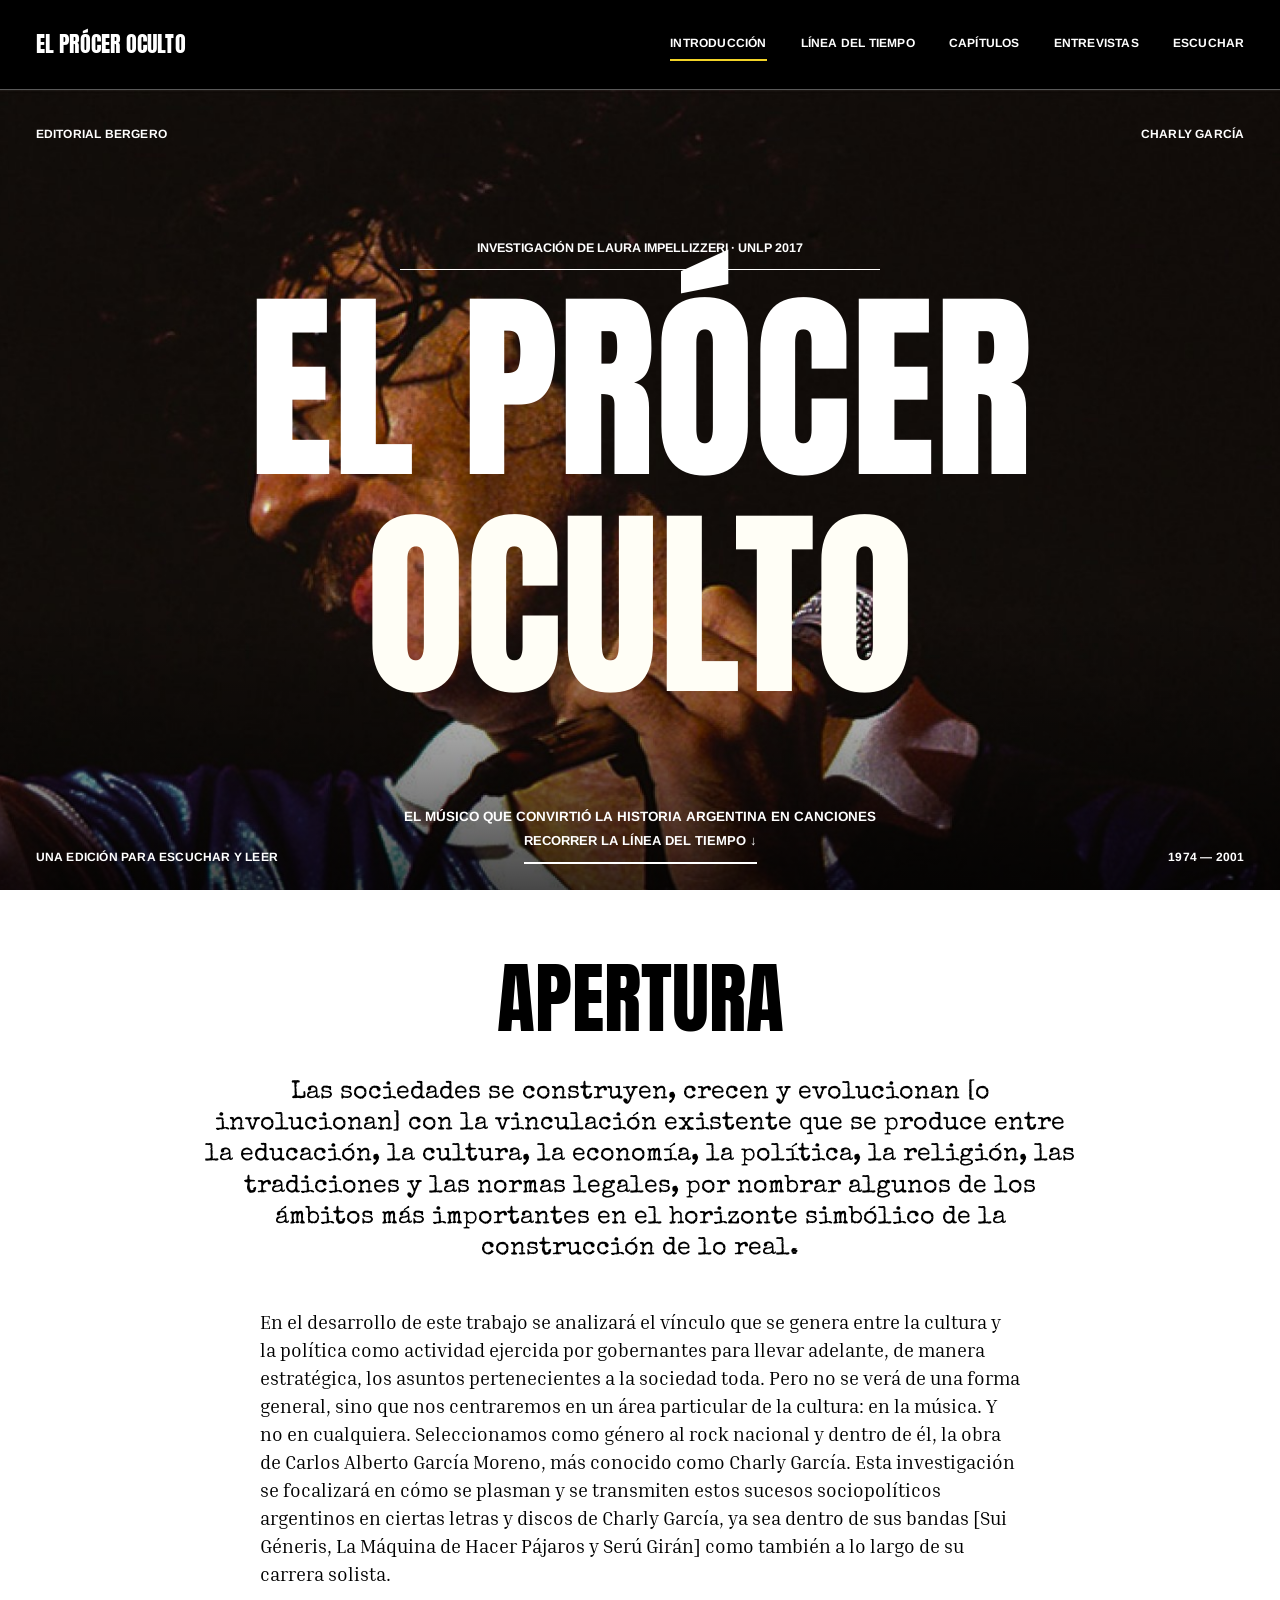
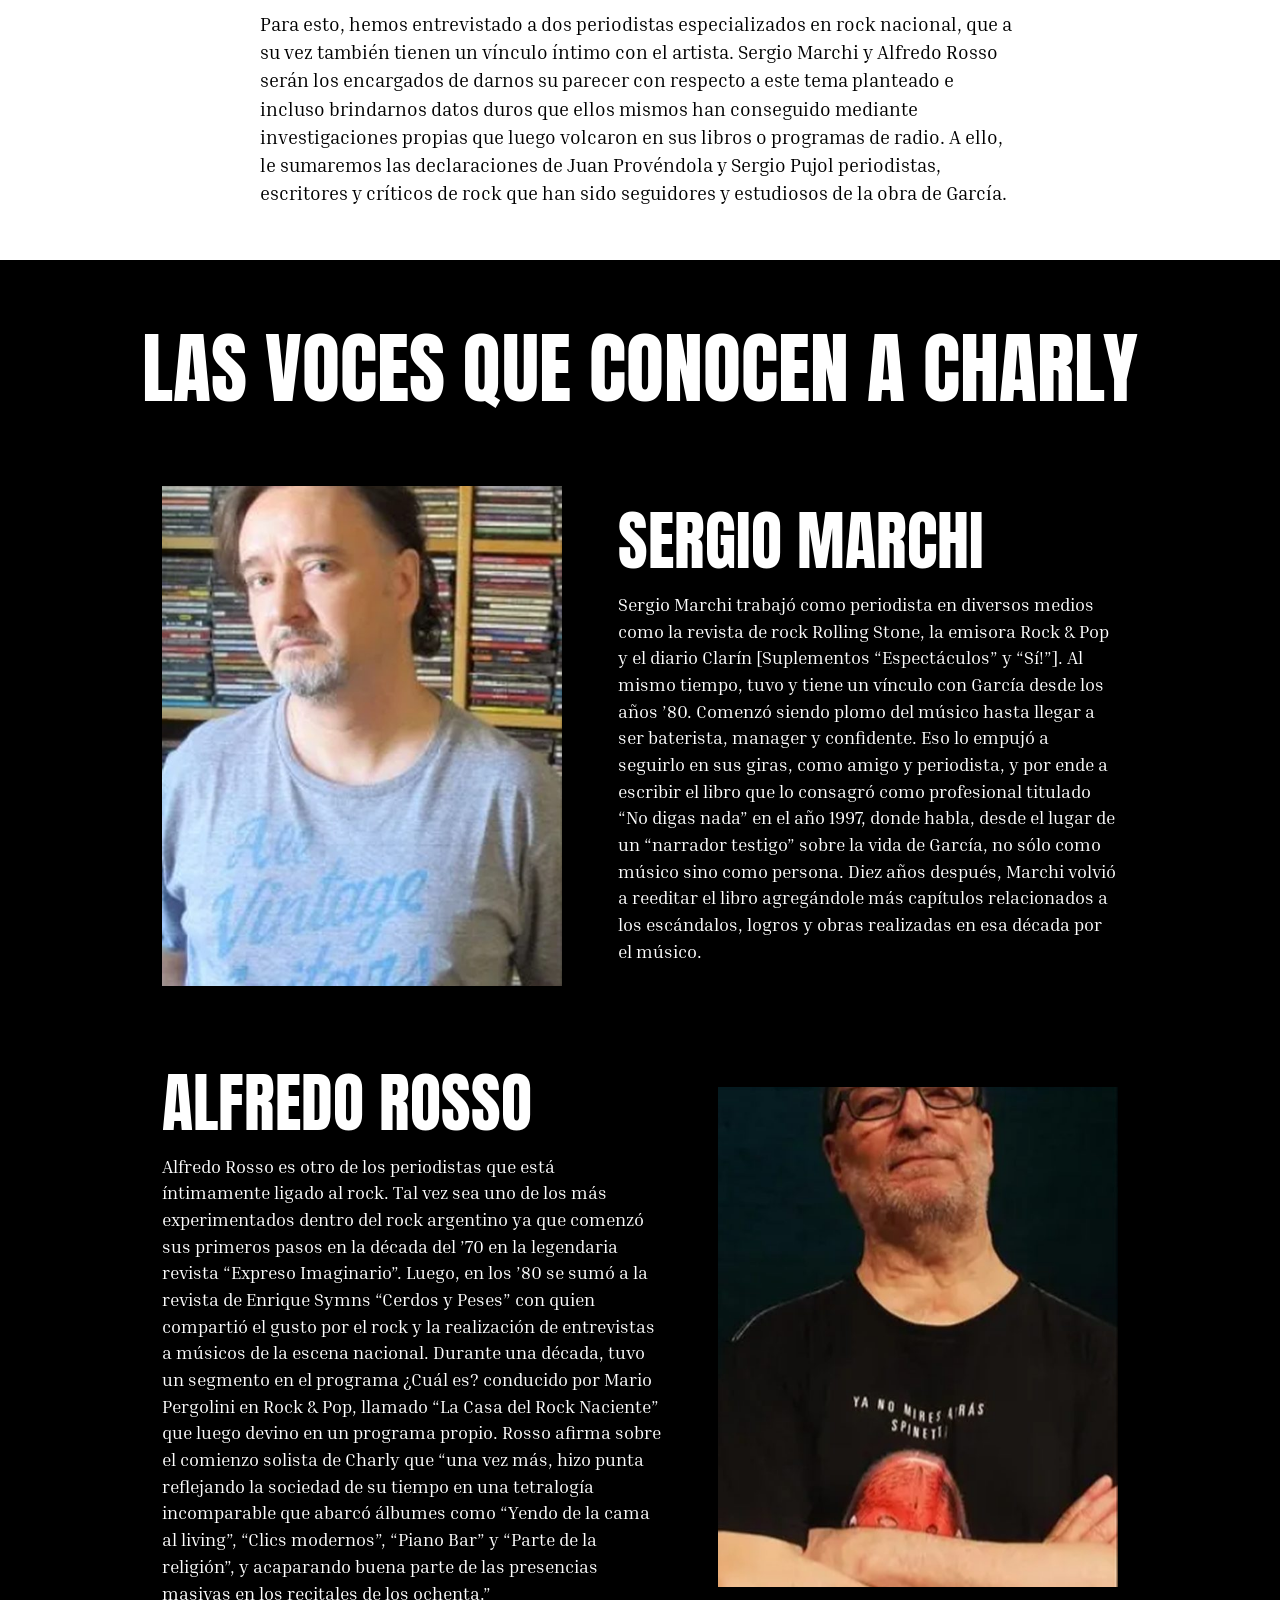
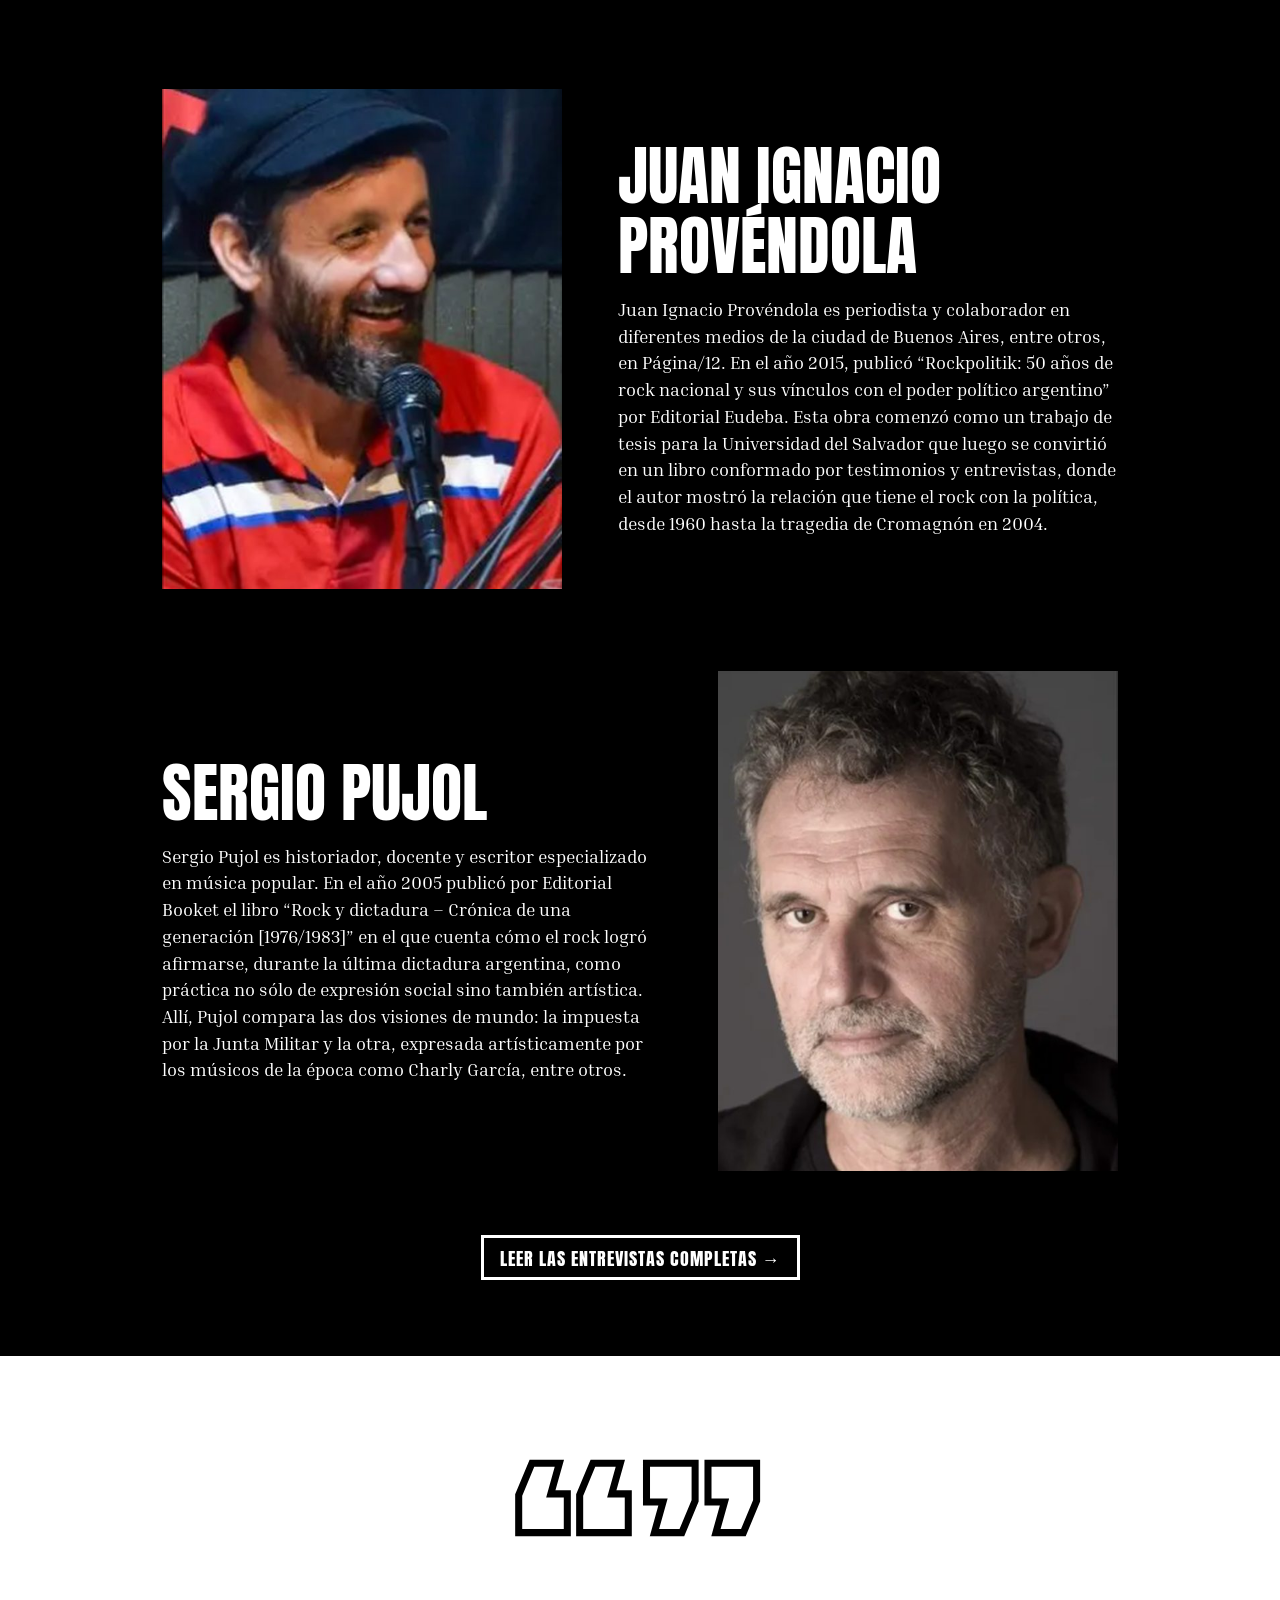
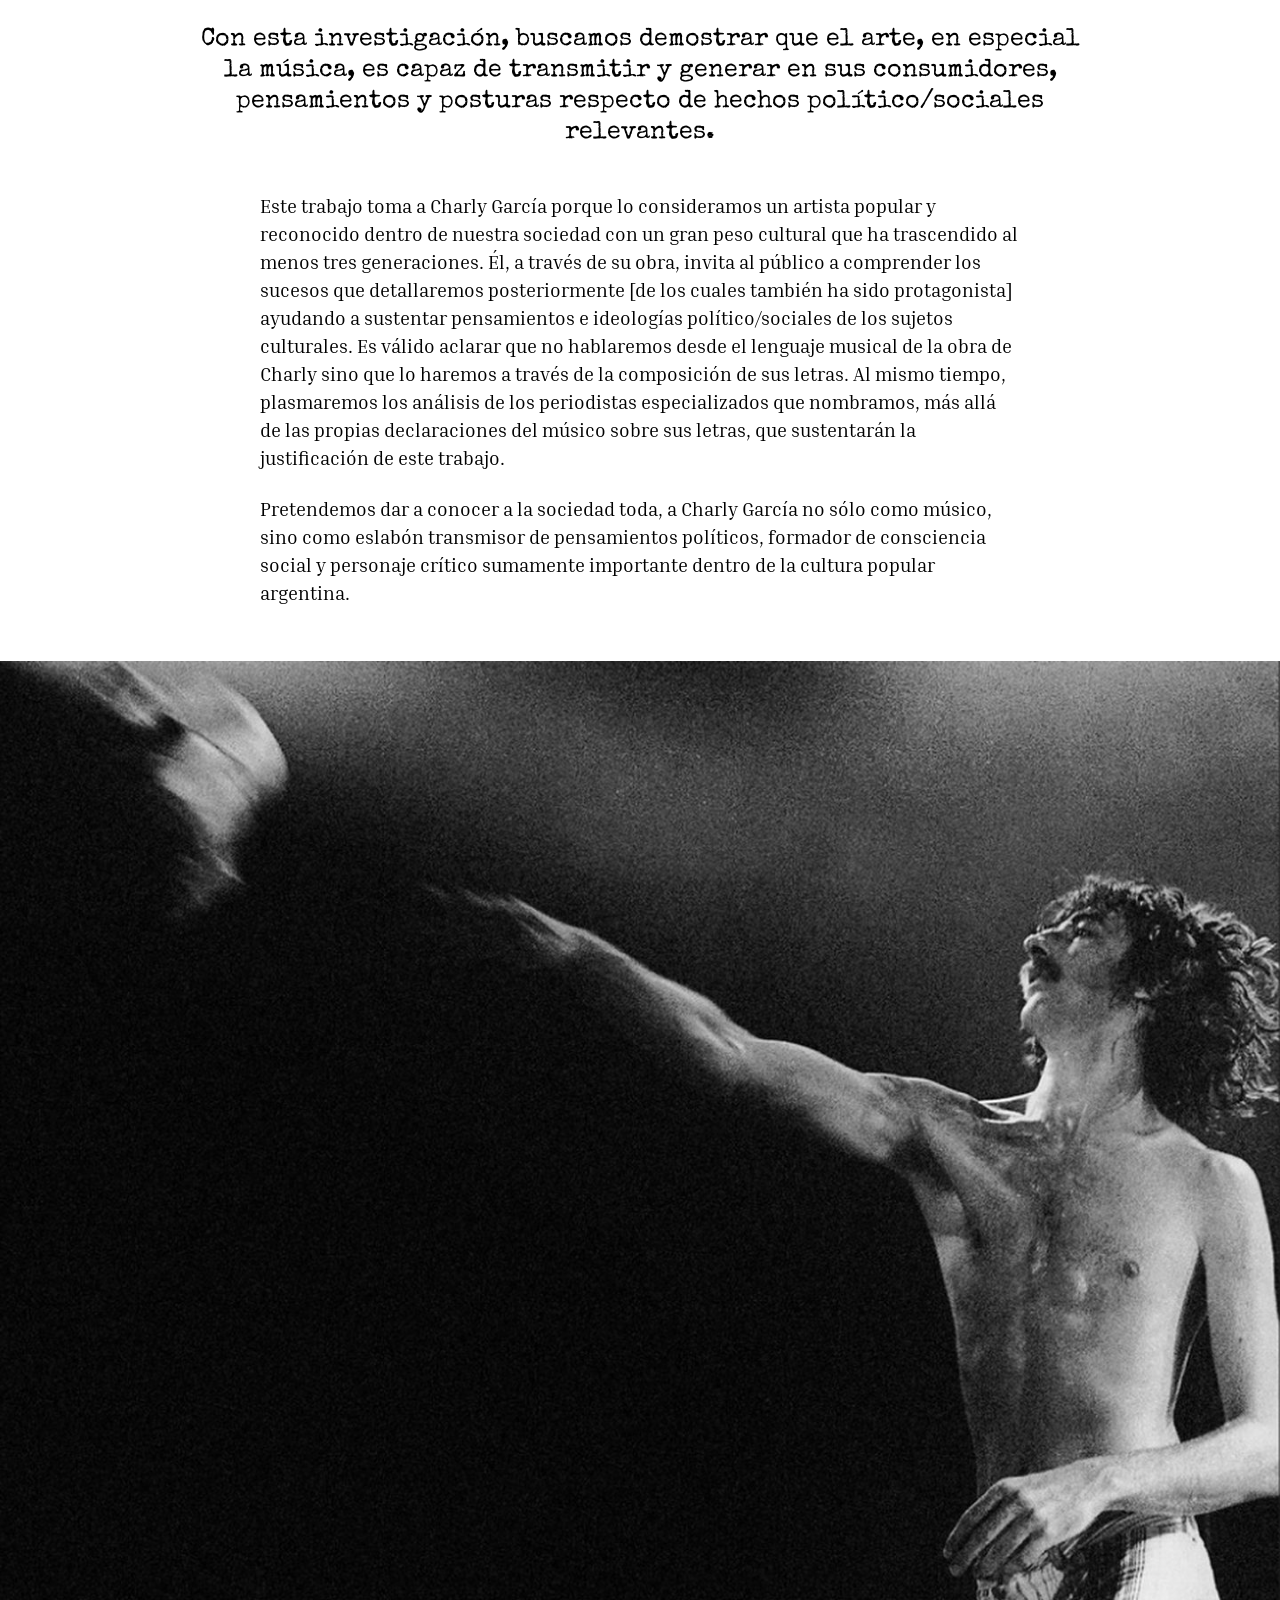
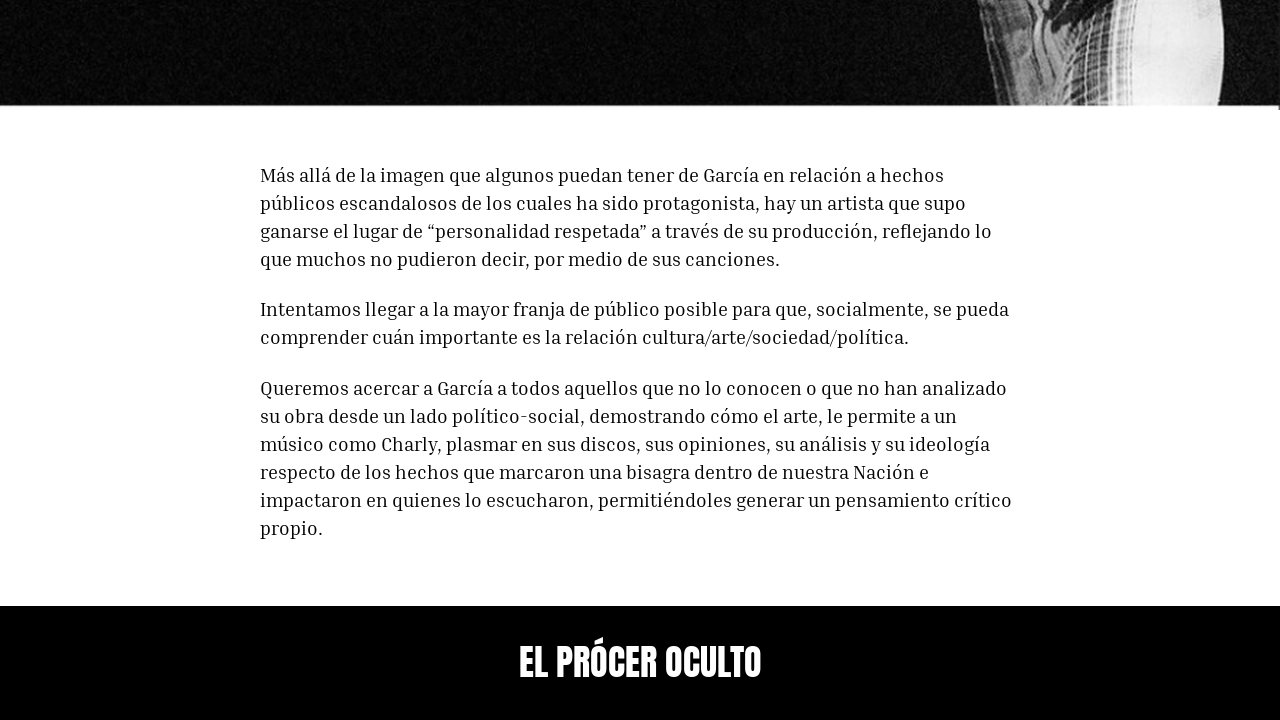
<file: index.html>
<!DOCTYPE html>
<html lang="es-AR">
<head>
  <meta charset="utf-8">
  <meta name="viewport" content="width=device-width, initial-scale=1">
  <title>El Prócer Oculto — Charly García</title>
  <meta name="description" content="Charly García: el músico que convirtió la historia argentina en canciones. Edición basada en la investigación de Laura Impellizzeri (UNLP, 2017).">
  <link rel="icon" type="image/png" href="favicon.png">
  <link rel="apple-touch-icon" href="assets/img/apple-touch-icon.png">
  <meta property="og:type" content="website">
  <meta property="og:site_name" content="El Prócer Oculto">
  <meta property="og:title" content="El Prócer Oculto — Charly García">
  <meta property="og:description" content="Charly García: el músico que convirtió la historia argentina en canciones. Edición basada en la investigación de Laura Impellizzeri (UNLP, 2017).">
  <meta property="og:url" content="https://franciscofdg.github.io/elproceroculto/">
  <meta property="og:image" content="https://franciscofdg.github.io/elproceroculto/assets/img/og.jpg">
  <meta property="og:image:width" content="1200">
  <meta property="og:image:height" content="630">
  <meta property="og:locale" content="es_AR">
  <meta name="twitter:card" content="summary_large_image">
  <link rel="preload" href="assets/fonts/anton-latin-400-normal.woff2" as="font" type="font/woff2" crossorigin>
  <link rel="stylesheet" href="css/styles.css">
</head>
<body>

  <header class="nav">
    <a class="nav__marca" href="index.html">EL PRÓCER OCULTO</a>
    <nav class="nav__links" id="menu" aria-label="Principal">
      <a href="index.html" aria-current="page">INTRODUCCIÓN</a>
      <a href="linea-del-tiempo.html">LÍNEA DEL TIEMPO</a>
      <a href="capitulos.html">CAPÍTULOS</a>
      <a href="entrevistas.html">ENTREVISTAS</a>
      <a href="capitulos.html#escuchar">ESCUCHAR</a>
    </nav>
    <button class="nav__menu" type="button" aria-controls="menu" aria-expanded="false">
      <span></span><span></span><span></span>
      <b class="solo-lectores">Menú</b>
    </button>
  </header>

  <main>

    <!-- PORTADA -->
    <section class="portada">
      <img class="portada__foto" src="assets/img/hero-charly.jpg" alt="Charly García de perfil, con anteojos, cantando con un micrófono en la mano.">
      <div class="portada__fila">
        <span class="rotulo">Editorial Bergero</span>
        <span class="rotulo">Charly García</span>
      </div>
      <div class="portada__centro">
        <p class="portada__firma">INVESTIGACIÓN DE LAURA IMPELLIZZERI · UNLP 2017</p>
        <h1 class="portada__titulo"><span>El Prócer</span> <span>Oculto</span></h1>
      </div>
      <div class="portada__pie">
        <span class="rotulo">Una edición para escuchar y leer</span>
        <div>
          <p class="portada__bajada">El músico que convirtió la historia argentina en canciones</p>
          <a class="portada__ir" href="linea-del-tiempo.html">RECORRER LA LÍNEA DEL TIEMPO ↓</a>
        </div>
        <span class="rotulo">1974 — 2001</span>
      </div>
    </section>

    <!-- APERTURA -->
    <section class="seccion apertura" id="apertura">
      <div class="col">
        <h2 class="titulo-seccion">Apertura</h2>
        <p class="destacado">Las sociedades se construyen, crecen y evolucionan [o involucionan] con la vinculación existente que se produce entre la educación, la cultura, la economía, la política, la religión, las tradiciones y las normas legales, por nombrar algunos de los ámbitos más importantes en el horizonte simbólico de la construcción de lo real.</p>
        <div class="prosa">
          <p>En el desarrollo de este trabajo se analizará el vínculo que se genera entre la cultura y la política como actividad ejercida por gobernantes para llevar adelante, de manera estratégica, los asuntos pertenecientes a la sociedad toda. Pero no se verá de una forma general, sino que nos centraremos en un área particular de la cultura: en la música. Y no en cualquiera. Seleccionamos como género al rock nacional y dentro de él, la obra de Carlos Alberto García Moreno, más conocido como Charly García. Esta investigación se focalizará en cómo se plasman y se transmiten estos sucesos sociopolíticos argentinos en ciertas letras y discos de Charly García, ya sea dentro de sus bandas [Sui Géneris, La Máquina de Hacer Pájaros y Serú Girán] como también a lo largo de su carrera solista.</p>
          <p>Para esto, hemos entrevistado a dos periodistas especializados en rock nacional, que a su vez también tienen un vínculo íntimo con el artista. Sergio Marchi y Alfredo Rosso serán los encargados de darnos su parecer con respecto a este tema planteado e incluso brindarnos datos duros que ellos mismos han conseguido mediante investigaciones propias que luego volcaron en sus libros o programas de radio. A ello, le sumaremos las declaraciones de Juan Provéndola y Sergio Pujol periodistas, escritores y críticos de rock que han sido seguidores y estudiosos de la obra de García.</p>
        </div>
      </div>
    </section>

    <!-- LAS VOCES -->
    <section class="seccion seccion--negra voces" id="voces">
      <div class="col">
        <h2 class="titulo-seccion">Las voces que conocen a Charly</h2>
        <div class="voces__lista">

          <article class="voz">
            <img class="voz__foto" src="assets/img/voz-marchi.jpg" alt="Sergio Marchi" loading="lazy">
            <div>
              <h3 class="voz__nombre">Sergio Marchi</h3>
              <p class="voz__bio">Sergio Marchi trabajó como periodista en diversos medios como la revista de rock Rolling Stone, la emisora Rock &amp; Pop y el diario Clarín [Suplementos “Espectáculos” y “Sí!”]. Al mismo tiempo, tuvo y tiene un vínculo con García desde los años ’80. Comenzó siendo plomo del músico hasta llegar a ser baterista, manager y confidente. Eso lo empujó a seguirlo en sus giras, como amigo y periodista, y por ende a escribir el libro que lo consagró como profesional titulado “No digas nada” en el año 1997, donde habla, desde el lugar de un “narrador testigo” sobre la vida de García, no sólo como músico sino como persona. Diez años después, Marchi volvió a reeditar el libro agregándole más capítulos relacionados a los escándalos, logros y obras realizadas en esa década por el músico.</p>
            </div>
          </article>

          <article class="voz voz--invertida">
            <img class="voz__foto" src="assets/img/voz-rosso.jpg" alt="Alfredo Rosso" loading="lazy">
            <div>
              <h3 class="voz__nombre">Alfredo Rosso</h3>
              <p class="voz__bio">Alfredo Rosso es otro de los periodistas que está íntimamente ligado al rock. Tal vez sea uno de los más experimentados dentro del rock argentino ya que comenzó sus primeros pasos en la década del ’70 en la legendaria revista “Expreso Imaginario”. Luego, en los ’80 se sumó a la revista de Enrique Symns “Cerdos y Peses” con quien compartió el gusto por el rock y la realización de entrevistas a músicos de la escena nacional. Durante una década, tuvo un segmento en el programa ¿Cuál es? conducido por Mario Pergolini en Rock &amp; Pop, llamado “La Casa del Rock Naciente” que luego devino en un programa propio. Rosso afirma sobre el comienzo solista de Charly que “una vez más, hizo punta reflejando la sociedad de su tiempo en una tetralogía incomparable que abarcó álbumes como “Yendo de la cama al living”, “Clics modernos”, “Piano Bar” y “Parte de la religión”, y acaparando buena parte de las presencias masivas en los recitales de los ochenta.”</p>
            </div>
          </article>

          <article class="voz">
            <img class="voz__foto" src="assets/img/voz-provendola.jpg" alt="Juan Ignacio Provéndola" loading="lazy">
            <div>
              <h3 class="voz__nombre">Juan Ignacio Provéndola</h3>
              <p class="voz__bio">Juan Ignacio Provéndola es periodista y colaborador en diferentes medios de la ciudad de Buenos Aires, entre otros, en Página/12. En el año 2015, publicó “Rockpolitik: 50 años de rock nacional y sus vínculos con el poder político argentino” por Editorial Eudeba. Esta obra comenzó como un trabajo de tesis para la Universidad del Salvador que luego se convirtió en un libro conformado por testimonios y entrevistas, donde el autor mostró la relación que tiene el rock con la política, desde 1960 hasta la tragedia de Cromagnón en 2004.</p>
            </div>
          </article>

          <article class="voz voz--invertida voz--corta">
            <img class="voz__foto" src="assets/img/voz-pujol.jpg" alt="Sergio Pujol" loading="lazy">
            <div>
              <h3 class="voz__nombre">Sergio Pujol</h3>
              <p class="voz__bio">Sergio Pujol es historiador, docente y escritor especializado en música popular. En el año 2005 publicó por Editorial Booket el libro “Rock y dictadura – Crónica de una generación [1976/1983]” en el que cuenta cómo el rock logró afirmarse, durante la última dictadura argentina, como práctica no sólo de expresión social sino también artística. Allí, Pujol compara las dos visiones de mundo: la impuesta por la Junta Militar y la otra, expresada artísticamente por los músicos de la época como Charly García, entre otros.</p>
            </div>
          </article>

        </div>
        <p class="voces__cta"><a class="boton" href="entrevistas.html">Leer las entrevistas completas →</a></p>
      </div>
    </section>

    <!-- CIERRE -->
    <section class="seccion cierre" id="cierre">
      <div class="col">
        <div class="comillas" aria-hidden="true">“”</div>
        <p class="destacado destacado--ancho">Con esta investigación, buscamos demostrar que el arte, en especial la música, es capaz de transmitir y generar en sus consumidores, pensamientos y posturas respecto de hechos político/sociales relevantes.</p>
        <div class="prosa">
          <p>Este trabajo toma a Charly García porque lo consideramos un artista popular y reconocido dentro de nuestra sociedad con un gran peso cultural que ha trascendido al menos tres generaciones. Él, a través de su obra, invita al público a comprender los sucesos que detallaremos posteriormente [de los cuales también ha sido protagonista] ayudando a sustentar pensamientos e ideologías político/sociales de los sujetos culturales. Es válido aclarar que no hablaremos desde el lenguaje musical de la obra de Charly sino que lo haremos a través de la composición de sus letras. Al mismo tiempo, plasmaremos los análisis de los periodistas especializados que nombramos, más allá de las propias declaraciones del músico sobre sus letras, que sustentarán la justificación de este trabajo.</p>
          <p>Pretendemos dar a conocer a la sociedad toda, a Charly García no sólo como músico, sino como eslabón transmisor de pensamientos políticos, formador de consciencia social y personaje crítico sumamente importante dentro de la cultura popular argentina.</p>
        </div>
      </div>
    </section>

    <img class="foto-ancha" src="assets/img/cierre-charly-bn.jpg" alt="Charly García en el escenario, en blanco y negro, con el brazo extendido." loading="lazy">

    <section class="cierre-final">
      <div class="col prosa">
        <p>Más allá de la imagen que algunos puedan tener de García en relación a hechos públicos escandalosos de los cuales ha sido protagonista, hay un artista que supo ganarse el lugar de “personalidad respetada” a través de su producción, reflejando lo que muchos no pudieron decir, por medio de sus canciones.</p>
        <p>Intentamos llegar a la mayor franja de público posible para que, socialmente, se pueda comprender cuán importante es la relación cultura/arte/sociedad/política.</p>
        <p>Queremos acercar a García a todos aquellos que no lo conocen o que no han analizado su obra desde un lado político-social, demostrando cómo el arte, le permite a un músico como Charly, plasmar en sus discos, sus opiniones, su análisis y su ideología respecto de los hechos que marcaron una bisagra dentro de nuestra Nación e impactaron en quienes lo escucharon, permitiéndoles generar un pensamiento crítico propio.</p>
      </div>
    </section>

  </main>

  <footer class="pie">
    <div>
      <a class="pie__marca" href="index.html">EL PRÓCER OCULTO</a>
    </div>
  </footer>

  <script src="js/main.js"></script>
</body>
</html>
</file>
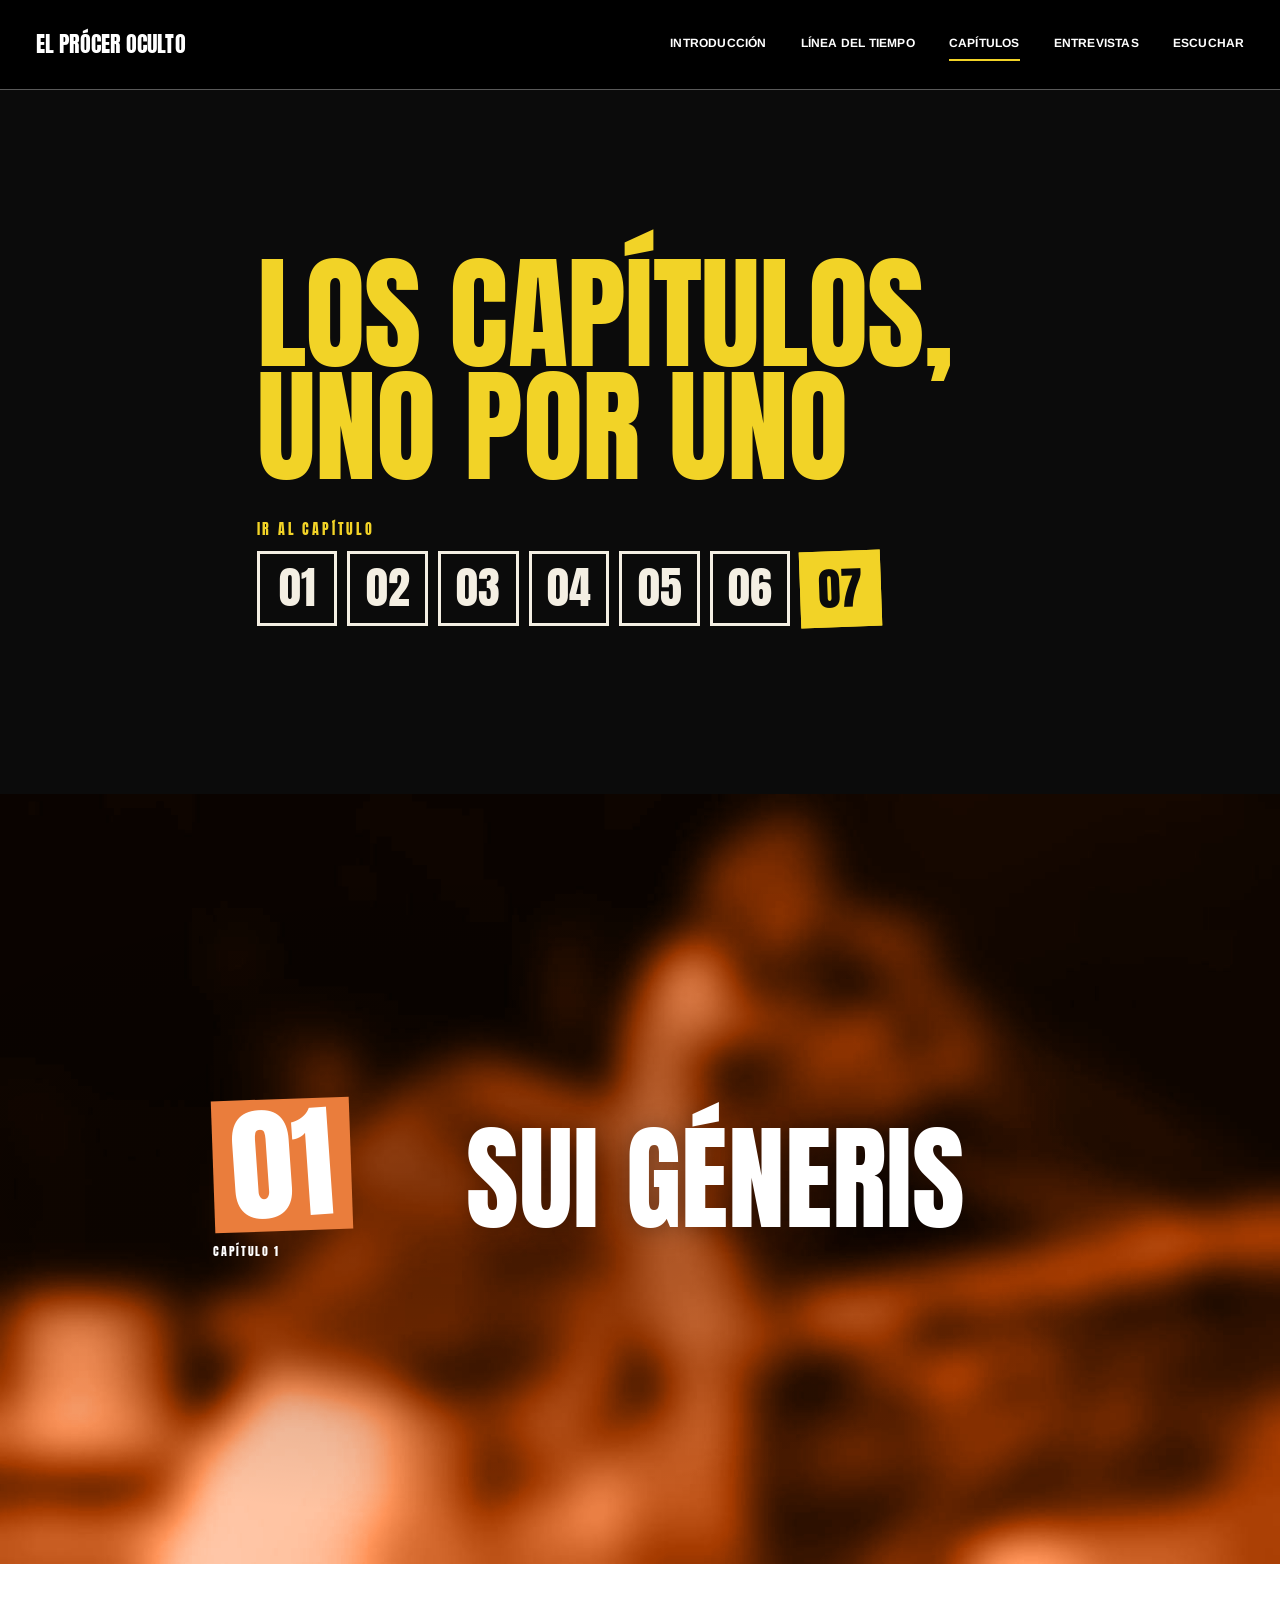
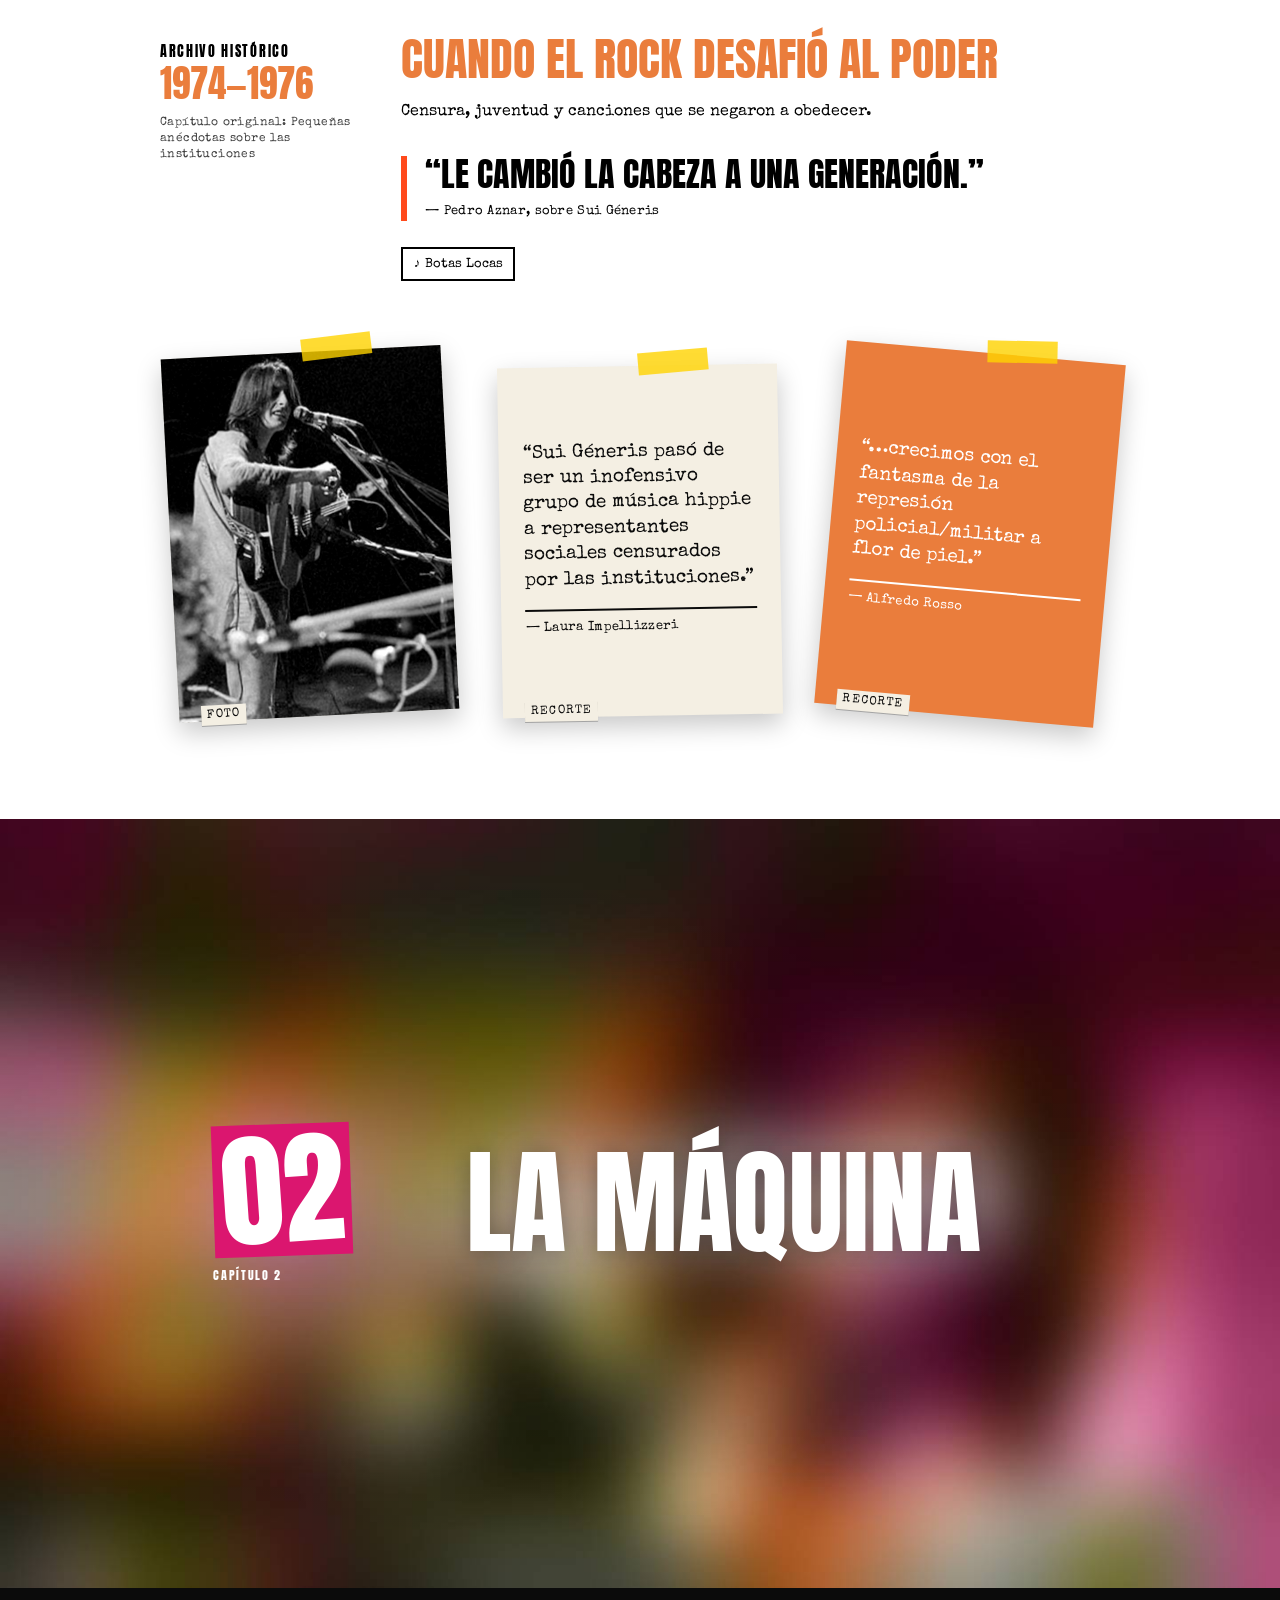
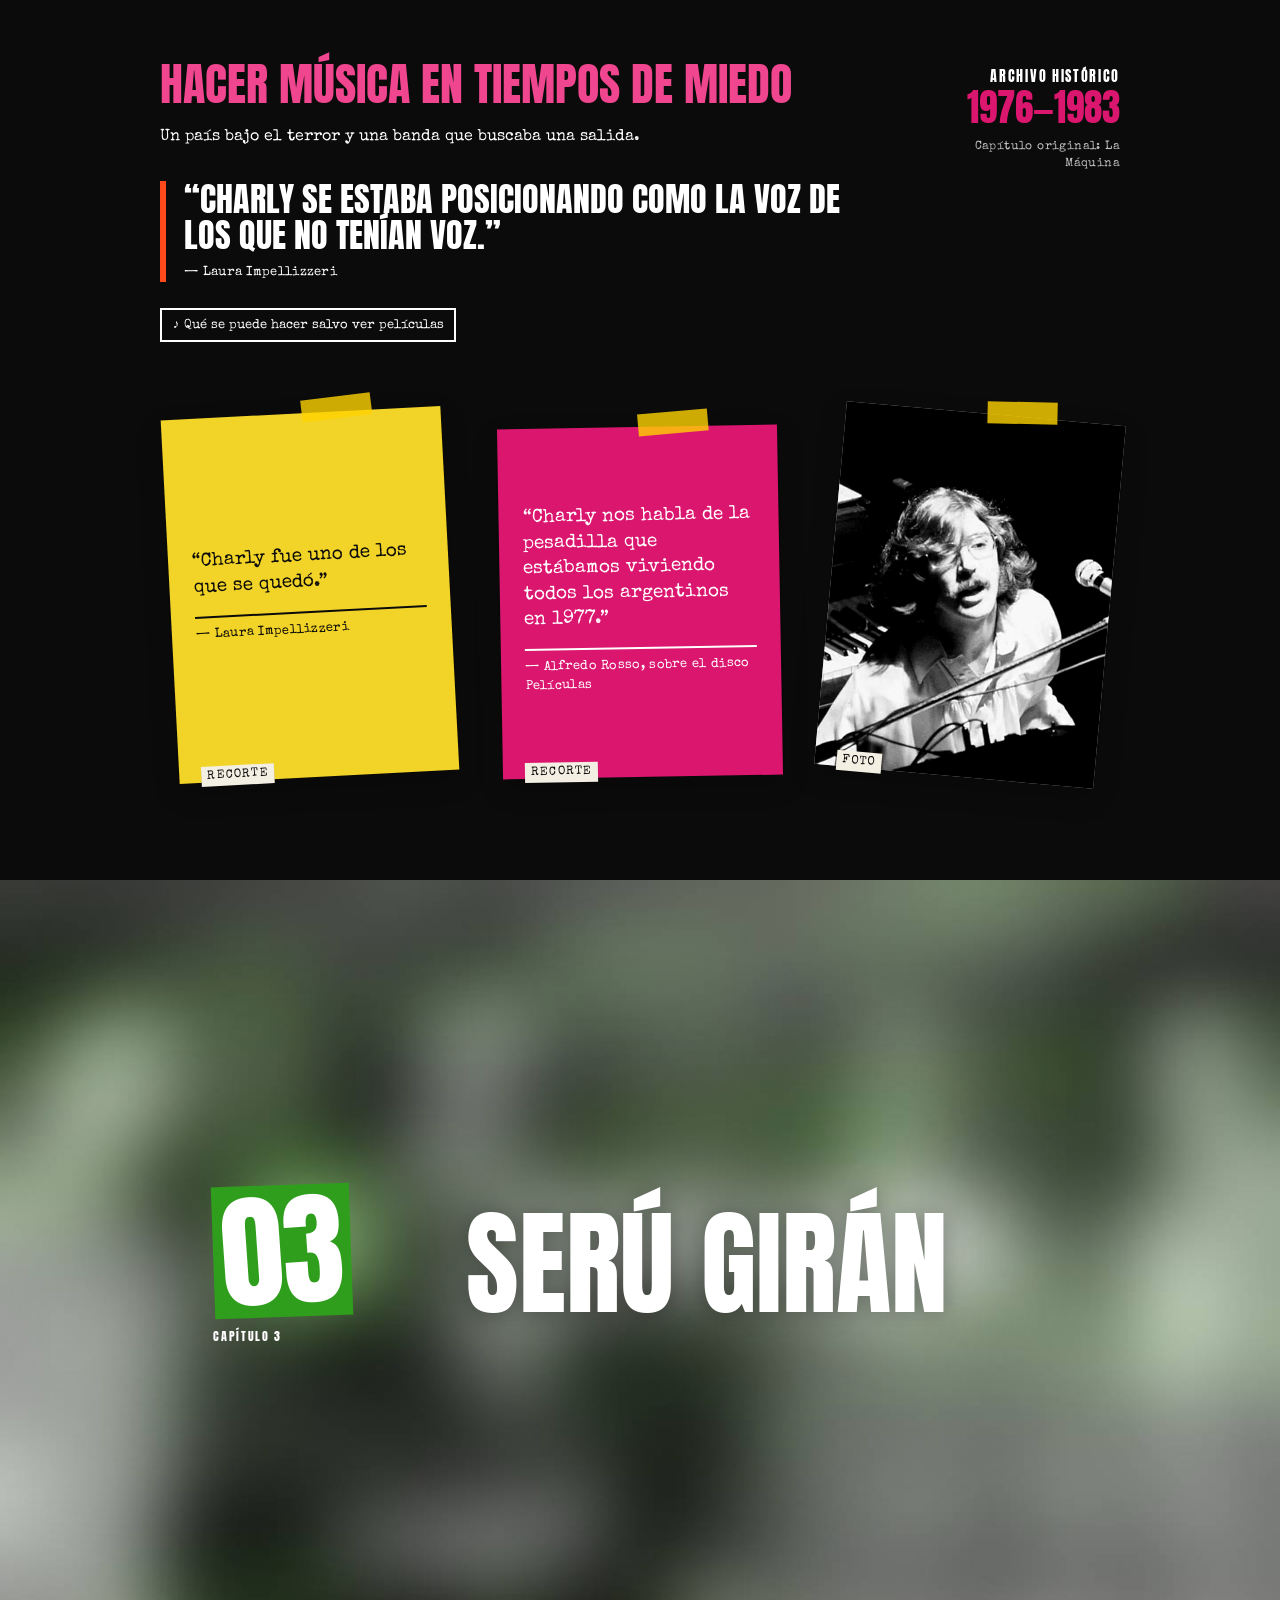
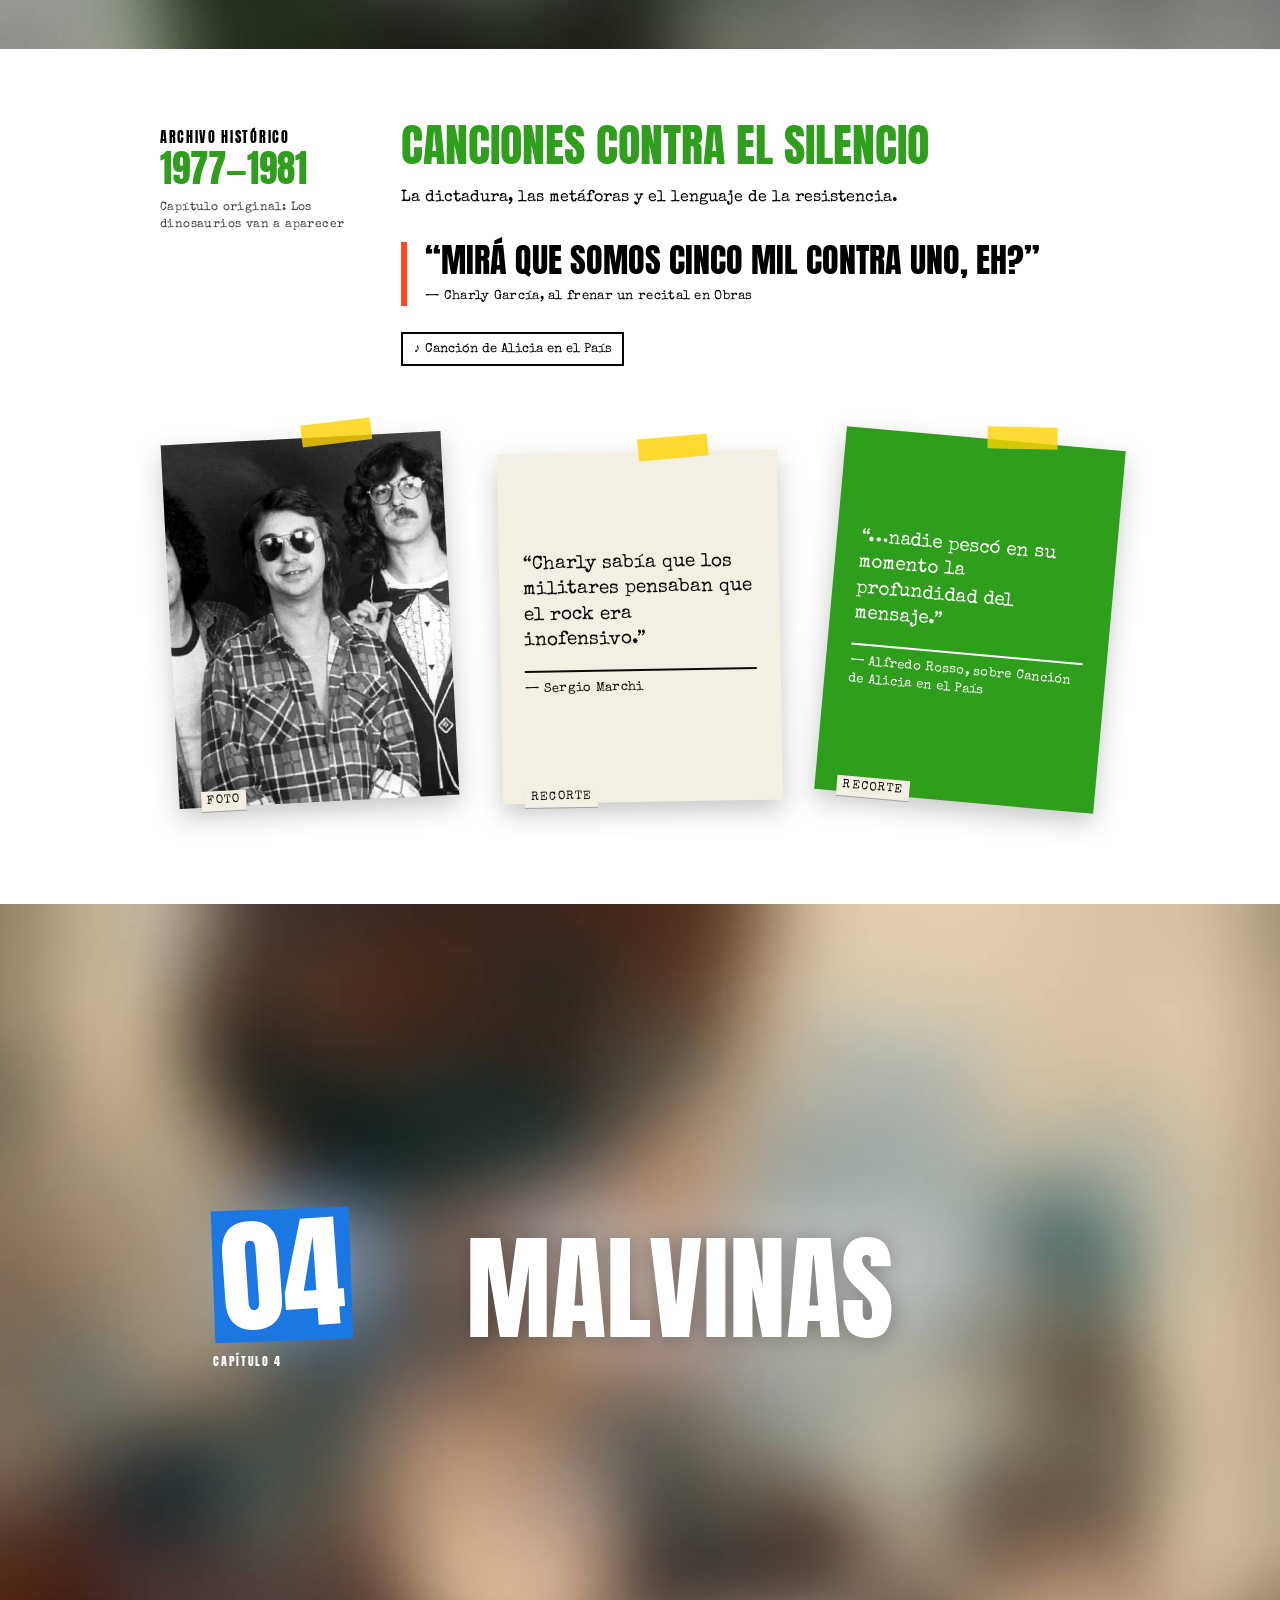
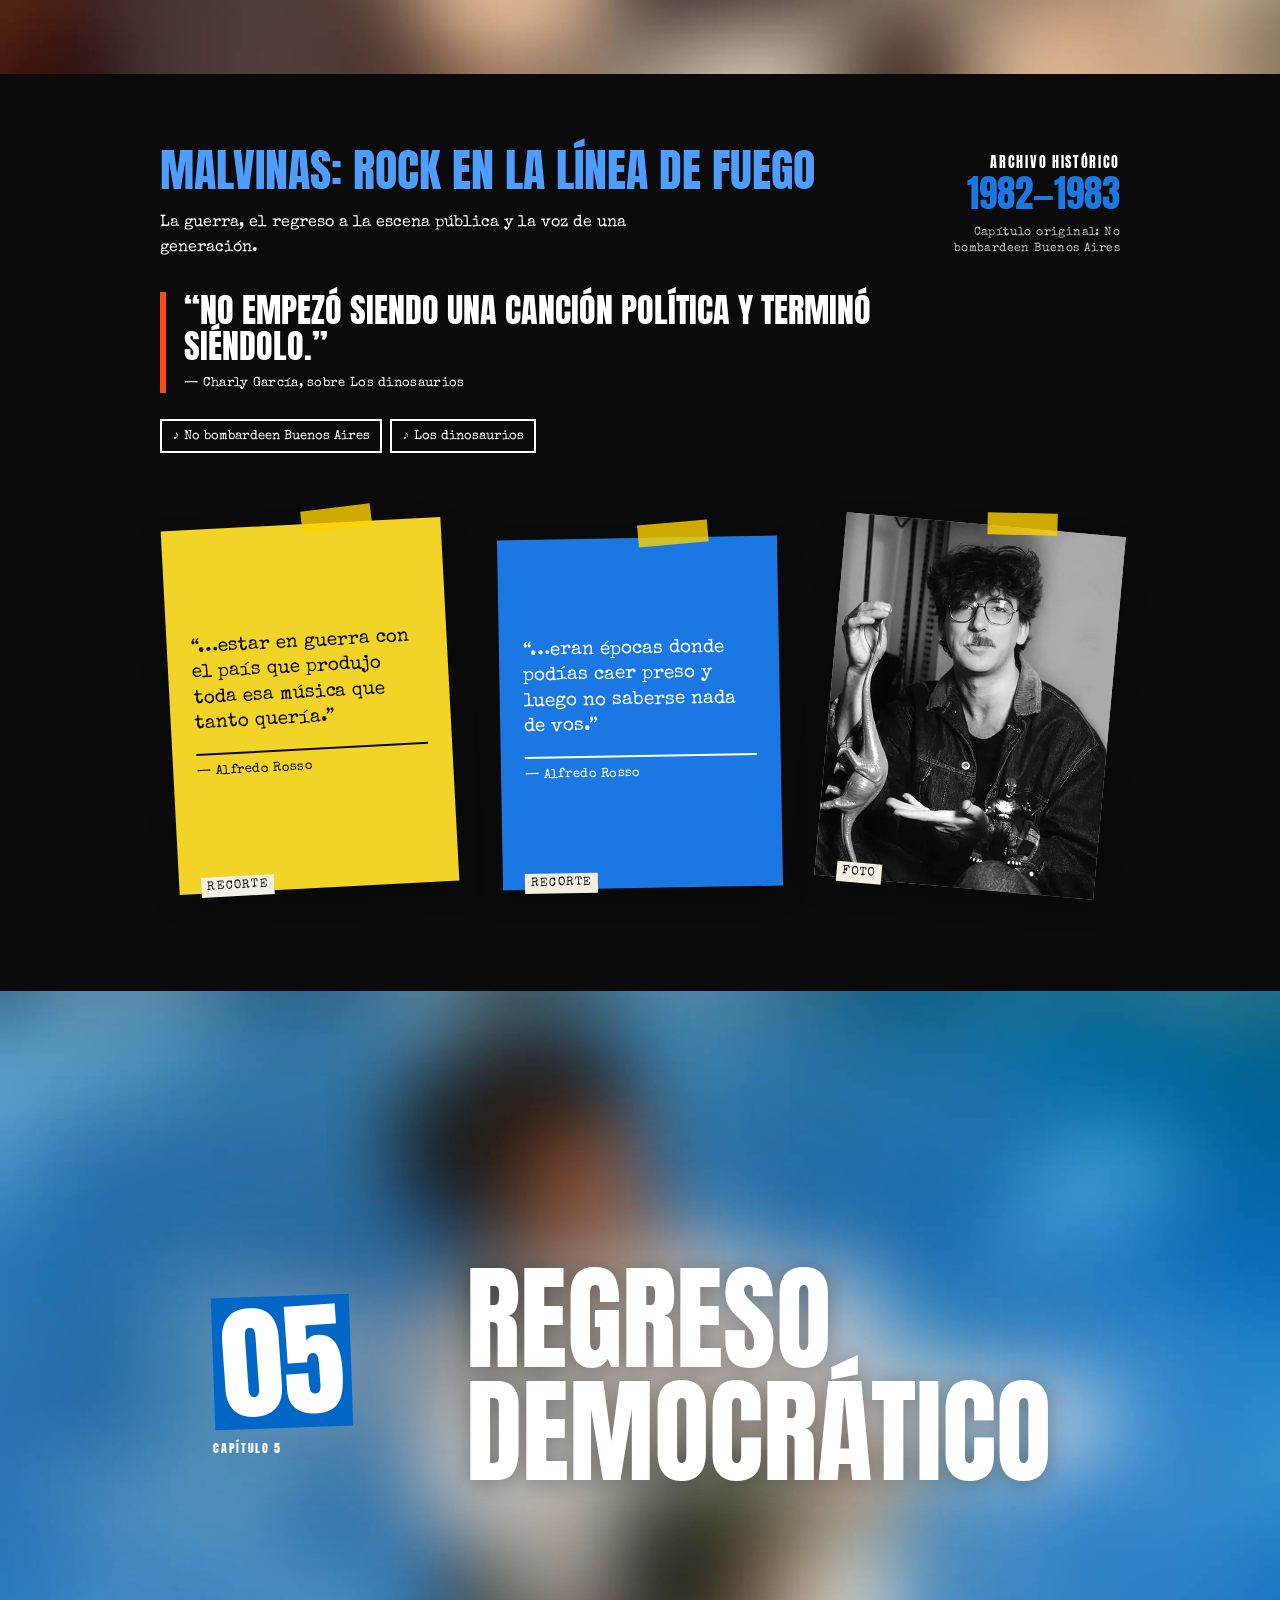
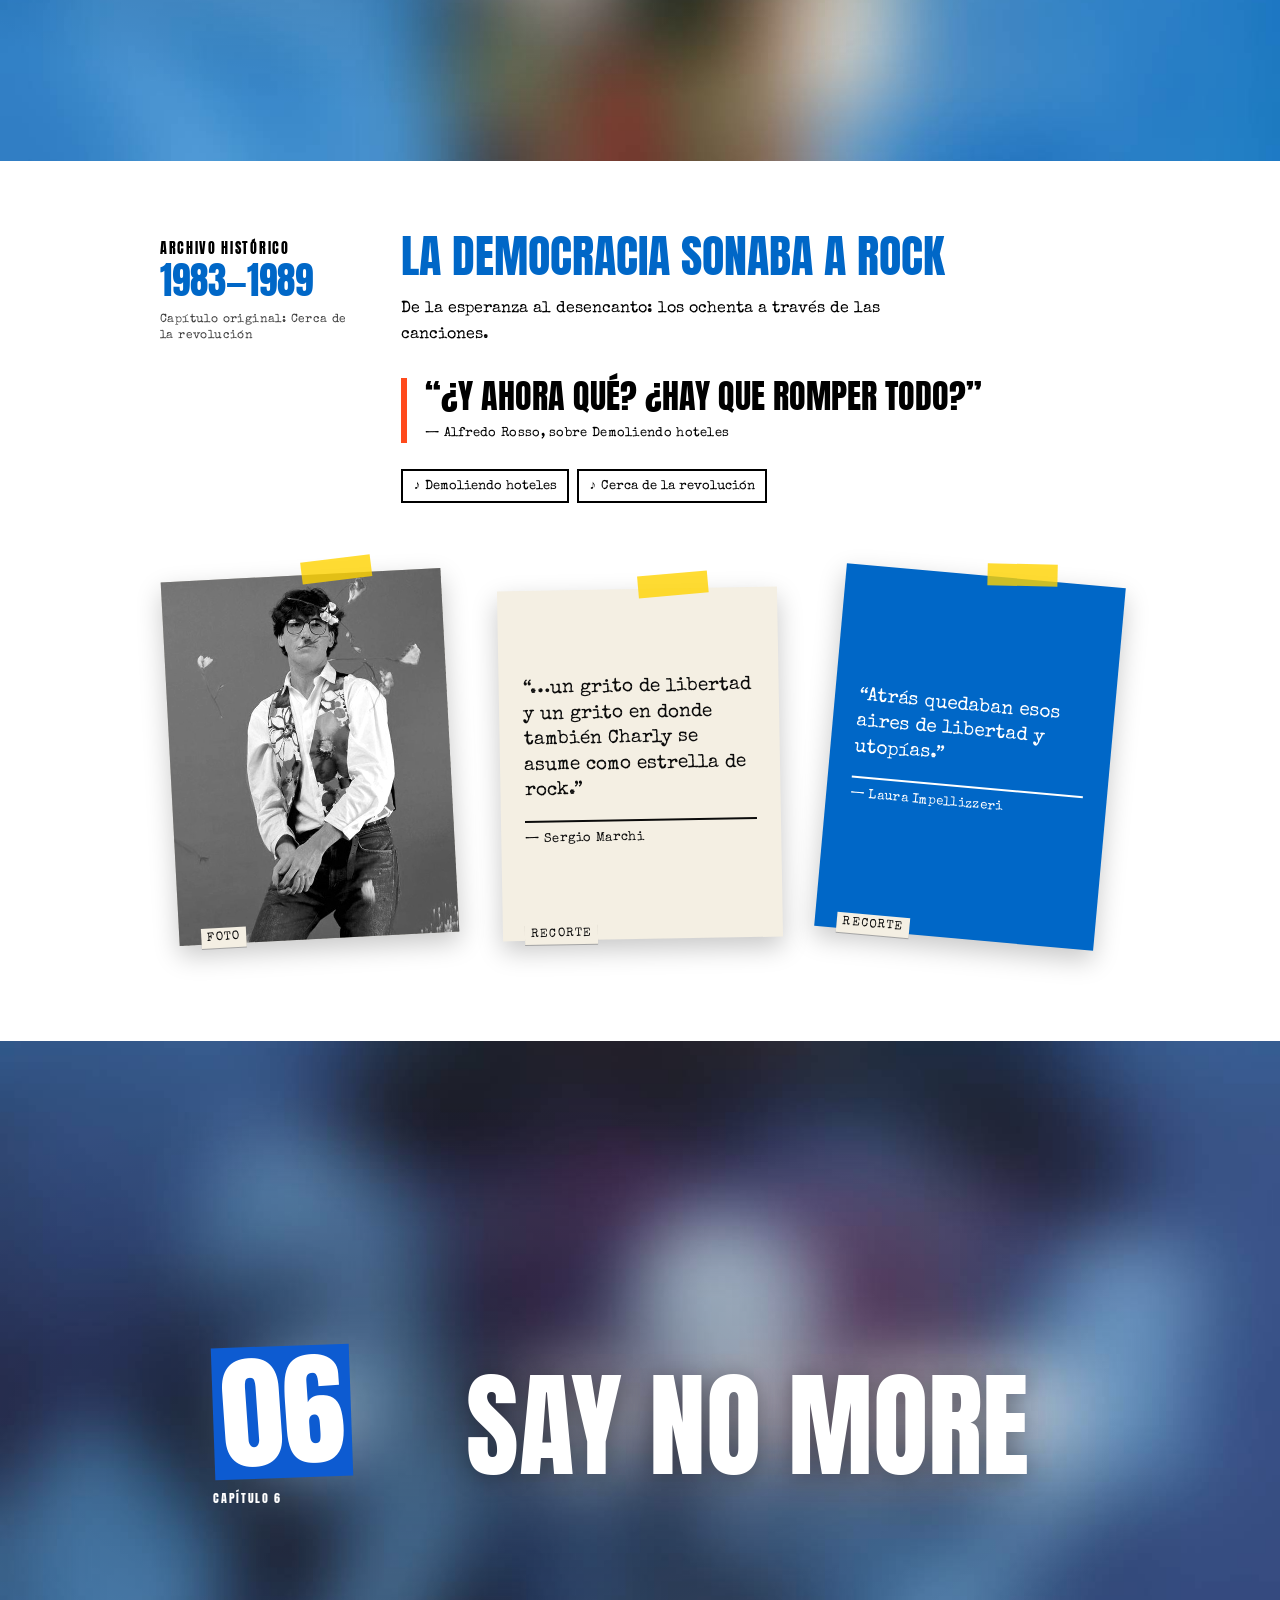
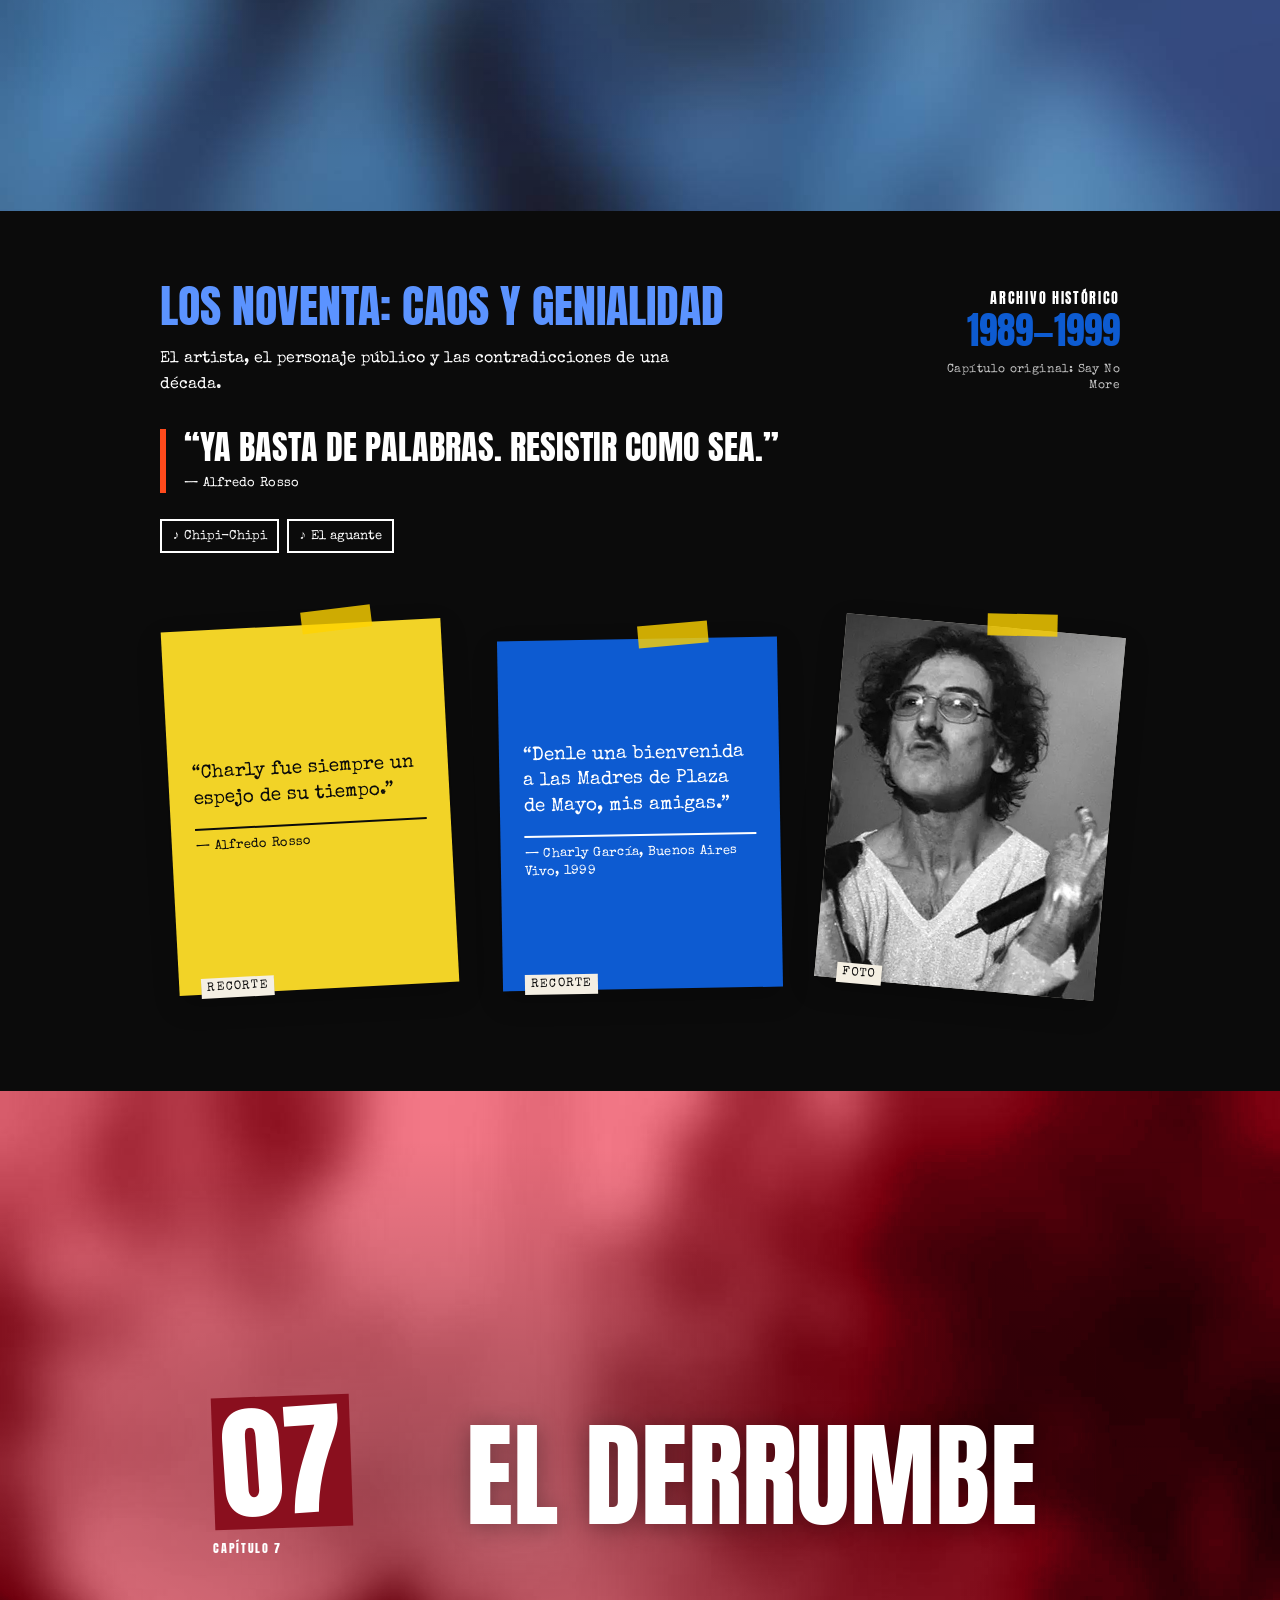
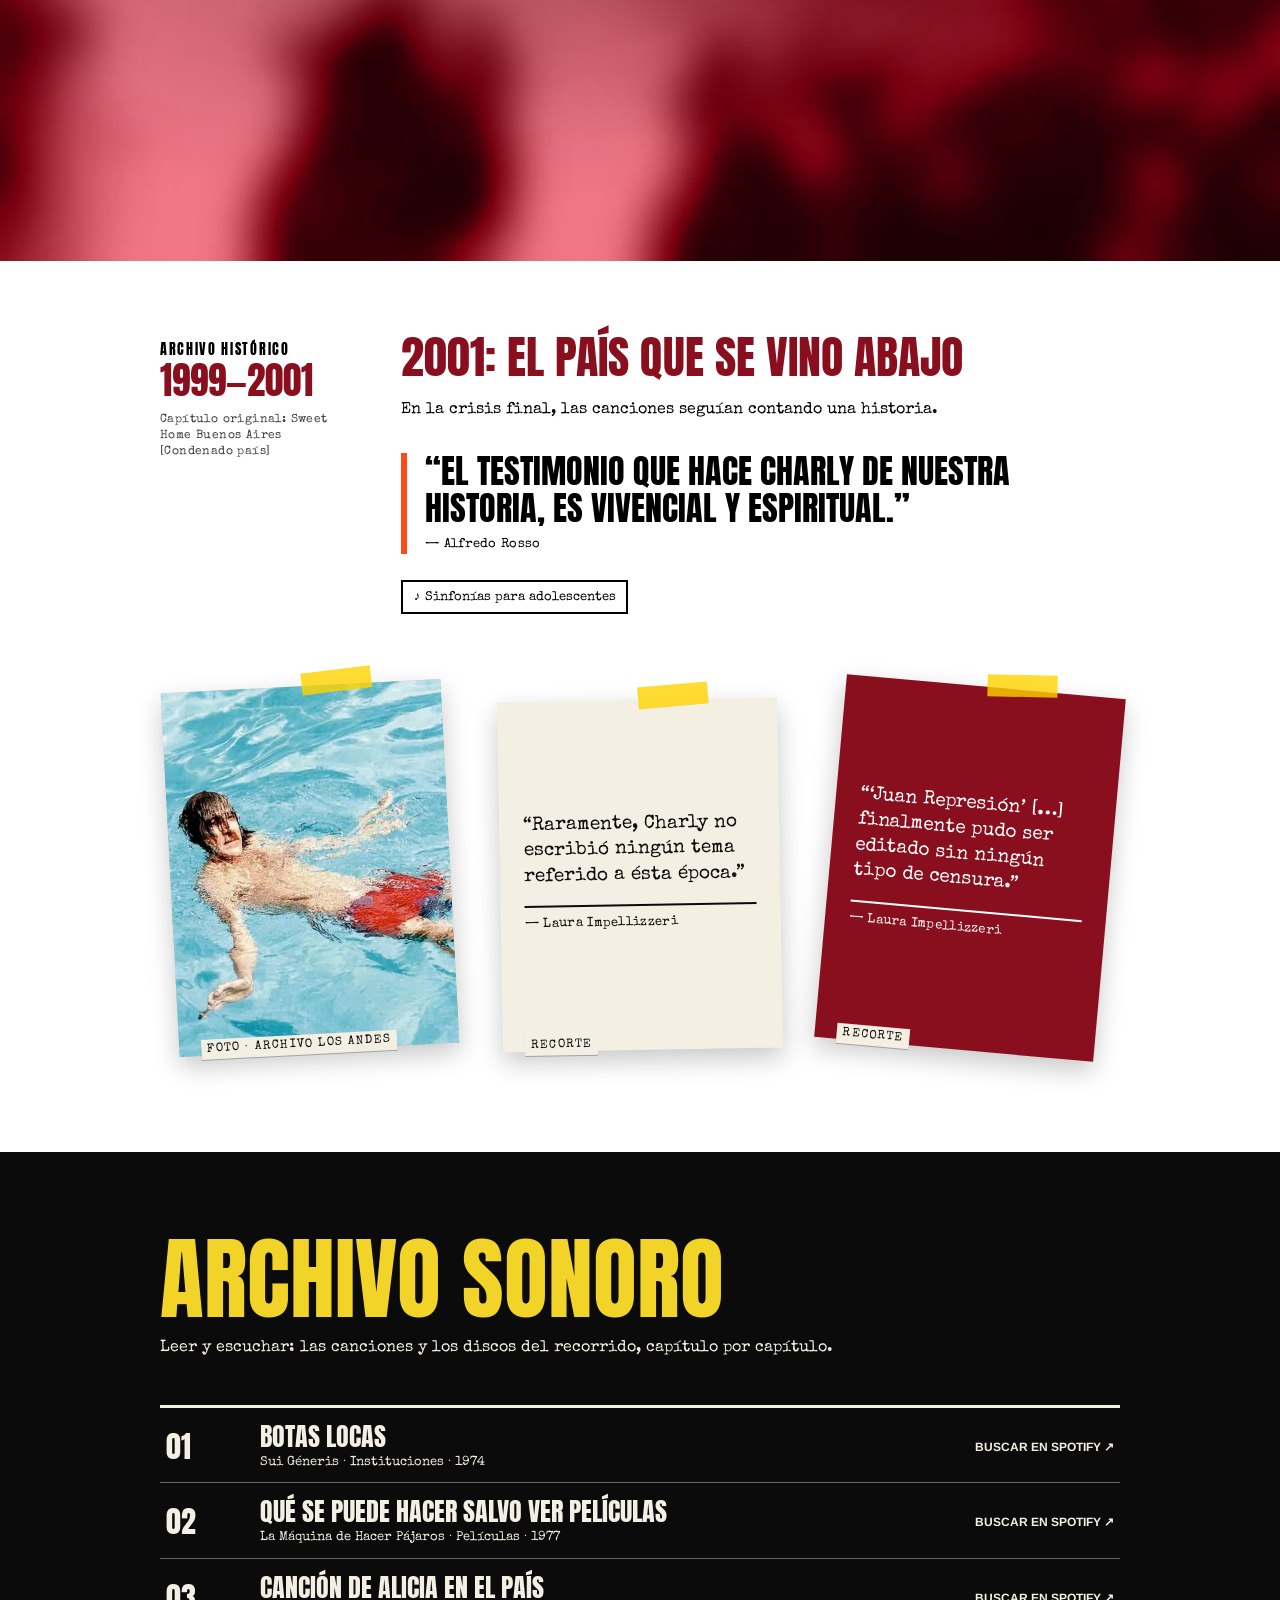
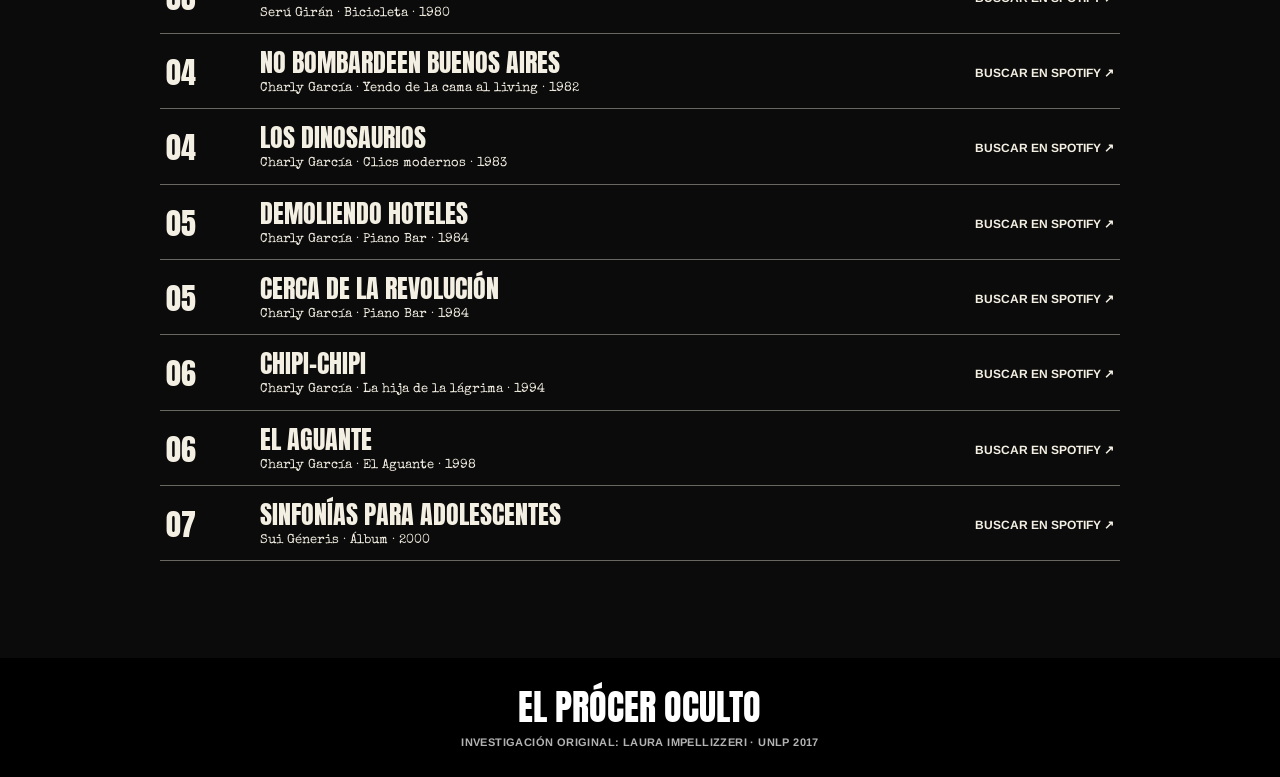
<file: capitulos.html>
<!DOCTYPE html>
<html lang="es-AR">
<head>
  <meta charset="utf-8">
  <meta name="viewport" content="width=device-width, initial-scale=1">
  <title>Los capítulos, uno por uno — El Prócer Oculto</title>
  <meta name="description" content="Los siete capítulos de El Prócer Oculto: de Sui Géneris a 2001, con las frases y las canciones de cada etapa.">
  <link rel="icon" type="image/png" href="favicon.png">
  <link rel="apple-touch-icon" href="assets/img/apple-touch-icon.png">
  <meta property="og:type" content="website">
  <meta property="og:site_name" content="El Prócer Oculto">
  <meta property="og:title" content="Los capítulos, uno por uno — El Prócer Oculto">
  <meta property="og:description" content="Los siete capítulos de El Prócer Oculto: de Sui Géneris a 2001, con las frases y las canciones de cada etapa.">
  <meta property="og:url" content="https://franciscofdg.github.io/elproceroculto/capitulos.html">
  <meta property="og:image" content="https://franciscofdg.github.io/elproceroculto/assets/img/og.jpg">
  <meta property="og:image:width" content="1200">
  <meta property="og:image:height" content="630">
  <meta property="og:locale" content="es_AR">
  <meta name="twitter:card" content="summary_large_image">
  <link rel="preload" href="assets/fonts/anton-latin-400-normal.woff2" as="font" type="font/woff2" crossorigin>
  <link rel="stylesheet" href="css/styles.css">
</head>
<body class="pagina-capitulos">

  <header class="nav">
    <a class="nav__marca" href="index.html">EL PRÓCER OCULTO</a>
    <nav class="nav__links" id="menu" aria-label="Principal">
      <a href="index.html">INTRODUCCIÓN</a>
      <a href="linea-del-tiempo.html">LÍNEA DEL TIEMPO</a>
      <a href="capitulos.html" aria-current="page">CAPÍTULOS</a>
      <a href="entrevistas.html">ENTREVISTAS</a>
      <a href="#escuchar">ESCUCHAR</a>
    </nav>
    <button class="nav__menu" type="button" aria-controls="menu" aria-expanded="false">
      <span></span><span></span><span></span>
      <b class="solo-lectores">Menú</b>
    </button>
  </header>

  <main>

    <section class="cabecera">
      <div class="cabecera__in">
        <h1 class="cabecera__titulo"><span>Los capítulos,</span> <span>uno por uno</span></h1>
        <nav class="indice" aria-label="Ir al capítulo">
          <p class="indice__rotulo">Ir al capítulo</p>
          <ol class="indice__lista">
            <li><a href="#cap-01" aria-label="Capítulo 1: Sui Géneris">01</a></li>
            <li><a href="#cap-02" aria-label="Capítulo 2: La Máquina">02</a></li>
            <li><a href="#cap-03" aria-label="Capítulo 3: Serú Girán">03</a></li>
            <li><a href="#cap-04" aria-label="Capítulo 4: Malvinas">04</a></li>
            <li><a href="#cap-05" aria-label="Capítulo 5: Regreso democrático">05</a></li>
            <li><a href="#cap-06" aria-label="Capítulo 6: Say No More">06</a></li>
            <li><a href="#cap-07" aria-label="Capítulo 7: El derrumbe">07</a></li>
          </ol>
        </nav>
      </div>
    </section>

    <!-- CAPÍTULO 01 -->
    <section class="cap" id="cap-01" style="--color:#ea7d3c; --color-claro:#ea7d3c">
      <header class="banda">
      <img class="banda__foto" src="assets/img/01-banda.jpg" alt="Sui Géneris en vivo: Nito Mestre canta con la guitarra y Charly García está de espaldas frente al teclado.">
      <div class="banda__tinte" style="background:#c2571c"></div>
        <div class="banda__in">
          <div class="banda__num">
            <div class="numblk"><span>01</span></div>
            <span class="banda__cm">Capítulo 1</span>
          </div>
          <h2 class="banda__titulo">Sui Géneris</h2>
        </div>
      </header>
      <div class="cap__cuerpo">
        <div class="cap__in">
          <div class="cg">
            <div class="cl">
              Archivo histórico
              <span class="cl__anios">1974—1976</span>
              <span class="cl__orig">Capítulo original: Pequeñas anécdotas sobre las instituciones</span>
            </div>
            <div class="cr2">
              <h3 class="hd3">Cuando el rock desafió al poder</h3>
              <p class="bj">Censura, juventud y canciones que se negaron a obedecer.</p>
              <blockquote class="pull">
                <p>“Le cambió la cabeza a una generación.”</p>
                <footer>— Pedro Aznar, sobre Sui Géneris</footer>
              </blockquote>
              <div class="chips">
              <a href="https://open.spotify.com/search/Botas%20Locas%20Sui%20G%C3%A9neris" target="_blank" rel="noopener">♪ Botas Locas</a>
              </div>
            </div>
          </div>
          <div class="trio">
          <figure class="cut cut--foto">
            <img src="assets/img/01-foto.jpg" alt="Foto de archivo del capítulo 1" loading="lazy">
            <figcaption class="cut__tag">foto</figcaption>
          </figure>
          <blockquote class="cut recorte ">
            <p>Sui Géneris pasó de ser un inofensivo grupo de música hippie a representantes sociales censurados por las instituciones.</p>
            <footer>— Laura Impellizzeri</footer>
            <span class="cut__tag">recorte</span>
          </blockquote>
          <blockquote class="cut recorte recorte--color">
            <p>…crecimos con el fantasma de la represión policial/militar a flor de piel.</p>
            <footer>— Alfredo Rosso</footer>
            <span class="cut__tag">recorte</span>
          </blockquote>
          </div>
        </div>
      </div>
    </section>
    <!-- CAPÍTULO 02 -->
    <section class="cap cap--oscuro" id="cap-02" style="--color:#db166f; --color-claro:#f0468f">
      <header class="banda">
      <img class="banda__foto" src="assets/img/02-banda.jpg" alt="" loading="lazy">
        <div class="banda__in">
          <div class="banda__num">
            <div class="numblk"><span>02</span></div>
            <span class="banda__cm">Capítulo 2</span>
          </div>
          <h2 class="banda__titulo">La Máquina</h2>
        </div>
      </header>
      <div class="cap__cuerpo">
        <div class="cap__in">
          <div class="cg">
            <div class="cl">
              Archivo histórico
              <span class="cl__anios">1976—1983</span>
              <span class="cl__orig">Capítulo original: La Máquina</span>
            </div>
            <div class="cr2">
              <h3 class="hd3">Hacer música en tiempos de miedo</h3>
              <p class="bj">Un país bajo el terror y una banda que buscaba una salida.</p>
              <blockquote class="pull">
                <p>“Charly se estaba posicionando como la voz de los que no tenían voz.”</p>
                <footer>— Laura Impellizzeri</footer>
              </blockquote>
              <div class="chips">
              <a href="https://open.spotify.com/search/Qu%C3%A9%20se%20puede%20hacer%20salvo%20ver%20pel%C3%ADculas%20La%20M%C3%A1quina%20de%20Hacer%20P%C3%A1jaros" target="_blank" rel="noopener">♪ Qué se puede hacer salvo ver películas</a>
              </div>
            </div>
          </div>
          <div class="trio">
          <blockquote class="cut recorte recorte--amarillo">
            <p>Charly fue uno de los que se quedó.</p>
            <footer>— Laura Impellizzeri</footer>
            <span class="cut__tag">recorte</span>
          </blockquote>
          <blockquote class="cut recorte recorte--color">
            <p>Charly nos habla de la pesadilla que estábamos viviendo todos los argentinos en 1977.</p>
            <footer>— Alfredo Rosso, sobre el disco Películas</footer>
            <span class="cut__tag">recorte</span>
          </blockquote>
          <figure class="cut cut--foto">
            <img src="assets/img/02-foto.jpg" alt="Foto de archivo del capítulo 2" loading="lazy">
            <figcaption class="cut__tag">foto</figcaption>
          </figure>
          </div>
        </div>
      </div>
    </section>
    <!-- CAPÍTULO 03 -->
    <section class="cap" id="cap-03" style="--color:#2f9e1c; --color-claro:#3dbb1f">
      <header class="banda">
      <img class="banda__foto" src="assets/img/03-banda.jpg" alt="" loading="lazy">
        <div class="banda__in">
          <div class="banda__num">
            <div class="numblk"><span>03</span></div>
            <span class="banda__cm">Capítulo 3</span>
          </div>
          <h2 class="banda__titulo">Serú Girán</h2>
        </div>
      </header>
      <div class="cap__cuerpo">
        <div class="cap__in">
          <div class="cg">
            <div class="cl">
              Archivo histórico
              <span class="cl__anios">1977—1981</span>
              <span class="cl__orig">Capítulo original: Los dinosaurios van a aparecer</span>
            </div>
            <div class="cr2">
              <h3 class="hd3">Canciones contra el silencio</h3>
              <p class="bj">La dictadura, las metáforas y el lenguaje de la resistencia.</p>
              <blockquote class="pull">
                <p>“Mirá que somos cinco mil contra uno, eh?”</p>
                <footer>— Charly García, al frenar un recital en Obras</footer>
              </blockquote>
              <div class="chips">
              <a href="https://open.spotify.com/search/Canci%C3%B3n%20de%20Alicia%20en%20el%20Pa%C3%ADs%20Ser%C3%BA%20Gir%C3%A1n" target="_blank" rel="noopener">♪ Canción de Alicia en el País</a>
              </div>
            </div>
          </div>
          <div class="trio">
          <figure class="cut cut--foto">
            <img src="assets/img/03-foto.jpg" alt="Foto de archivo del capítulo 3" loading="lazy">
            <figcaption class="cut__tag">foto</figcaption>
          </figure>
          <blockquote class="cut recorte ">
            <p>Charly sabía que los militares pensaban que el rock era inofensivo.</p>
            <footer>— Sergio Marchi</footer>
            <span class="cut__tag">recorte</span>
          </blockquote>
          <blockquote class="cut recorte recorte--color">
            <p>…nadie pescó en su momento la profundidad del mensaje.</p>
            <footer>— Alfredo Rosso, sobre Canción de Alicia en el País</footer>
            <span class="cut__tag">recorte</span>
          </blockquote>
          </div>
        </div>
      </div>
    </section>
    <!-- CAPÍTULO 04 -->
    <section class="cap cap--oscuro" id="cap-04" style="--color:#1b78e2; --color-claro:#4f9dff">
      <header class="banda">
      <img class="banda__foto" src="assets/img/04-banda.jpg" alt="" loading="lazy">
        <div class="banda__in">
          <div class="banda__num">
            <div class="numblk"><span>04</span></div>
            <span class="banda__cm">Capítulo 4</span>
          </div>
          <h2 class="banda__titulo">Malvinas</h2>
        </div>
      </header>
      <div class="cap__cuerpo">
        <div class="cap__in">
          <div class="cg">
            <div class="cl">
              Archivo histórico
              <span class="cl__anios">1982—1983</span>
              <span class="cl__orig">Capítulo original: No bombardeen Buenos Aires</span>
            </div>
            <div class="cr2">
              <h3 class="hd3">Malvinas: rock en la línea de fuego</h3>
              <p class="bj">La guerra, el regreso a la escena pública y la voz de una generación.</p>
              <blockquote class="pull">
                <p>“No empezó siendo una canción política y terminó siéndolo.”</p>
                <footer>— Charly García, sobre Los dinosaurios</footer>
              </blockquote>
              <div class="chips">
              <a href="https://open.spotify.com/search/No%20bombardeen%20Buenos%20Aires%20Charly%20Garc%C3%ADa" target="_blank" rel="noopener">♪ No bombardeen Buenos Aires</a>
              <a href="https://open.spotify.com/search/Los%20dinosaurios%20Charly%20Garc%C3%ADa" target="_blank" rel="noopener">♪ Los dinosaurios</a>
              </div>
            </div>
          </div>
          <div class="trio">
          <blockquote class="cut recorte recorte--amarillo">
            <p>…estar en guerra con el país que produjo toda esa música que tanto quería.</p>
            <footer>— Alfredo Rosso</footer>
            <span class="cut__tag">recorte</span>
          </blockquote>
          <blockquote class="cut recorte recorte--color">
            <p>…eran épocas donde podías caer preso y luego no saberse nada de vos.</p>
            <footer>— Alfredo Rosso</footer>
            <span class="cut__tag">recorte</span>
          </blockquote>
          <figure class="cut cut--foto">
            <img src="assets/img/04-foto.jpg" alt="Foto de archivo del capítulo 4" loading="lazy">
            <figcaption class="cut__tag">foto</figcaption>
          </figure>
          </div>
        </div>
      </div>
    </section>
    <!-- CAPÍTULO 05 -->
    <section class="cap" id="cap-05" style="--color:#0067c7; --color-claro:#0067c7">
      <header class="banda">
      <img class="banda__foto" src="assets/img/05-banda.jpg" alt="" loading="lazy">
        <div class="banda__in">
          <div class="banda__num">
            <div class="numblk"><span>05</span></div>
            <span class="banda__cm">Capítulo 5</span>
          </div>
          <h2 class="banda__titulo">Regreso democrático</h2>
        </div>
      </header>
      <div class="cap__cuerpo">
        <div class="cap__in">
          <div class="cg">
            <div class="cl">
              Archivo histórico
              <span class="cl__anios">1983—1989</span>
              <span class="cl__orig">Capítulo original: Cerca de la revolución</span>
            </div>
            <div class="cr2">
              <h3 class="hd3">La democracia sonaba a rock</h3>
              <p class="bj">De la esperanza al desencanto: los ochenta a través de las canciones.</p>
              <blockquote class="pull">
                <p>“¿Y ahora qué? ¿Hay que romper todo?”</p>
                <footer>— Alfredo Rosso, sobre Demoliendo hoteles</footer>
              </blockquote>
              <div class="chips">
              <a href="https://open.spotify.com/search/Demoliendo%20hoteles%20Charly%20Garc%C3%ADa" target="_blank" rel="noopener">♪ Demoliendo hoteles</a>
              <a href="https://open.spotify.com/search/Cerca%20de%20la%20revoluci%C3%B3n%20Charly%20Garc%C3%ADa" target="_blank" rel="noopener">♪ Cerca de la revolución</a>
              </div>
            </div>
          </div>
          <div class="trio">
          <figure class="cut cut--foto">
            <img src="assets/img/05-foto.jpg" alt="Foto de archivo del capítulo 5" loading="lazy">
            <figcaption class="cut__tag">foto</figcaption>
          </figure>
          <blockquote class="cut recorte ">
            <p>…un grito de libertad y un grito en donde también Charly se asume como estrella de rock.</p>
            <footer>— Sergio Marchi</footer>
            <span class="cut__tag">recorte</span>
          </blockquote>
          <blockquote class="cut recorte recorte--color">
            <p>Atrás quedaban esos aires de libertad y utopías.</p>
            <footer>— Laura Impellizzeri</footer>
            <span class="cut__tag">recorte</span>
          </blockquote>
          </div>
        </div>
      </div>
    </section>
    <!-- CAPÍTULO 06 -->
    <section class="cap cap--oscuro" id="cap-06" style="--color:#0d5bd1; --color-claro:#5b93ff">
      <header class="banda">
      <img class="banda__foto" src="assets/img/06-banda.jpg" alt="" loading="lazy">
        <div class="banda__in">
          <div class="banda__num">
            <div class="numblk"><span>06</span></div>
            <span class="banda__cm">Capítulo 6</span>
          </div>
          <h2 class="banda__titulo">Say No More</h2>
        </div>
      </header>
      <div class="cap__cuerpo">
        <div class="cap__in">
          <div class="cg">
            <div class="cl">
              Archivo histórico
              <span class="cl__anios">1989—1999</span>
              <span class="cl__orig">Capítulo original: Say No More</span>
            </div>
            <div class="cr2">
              <h3 class="hd3">Los noventa: caos y genialidad</h3>
              <p class="bj">El artista, el personaje público y las contradicciones de una década.</p>
              <blockquote class="pull">
                <p>“Ya basta de palabras. Resistir como sea.”</p>
                <footer>— Alfredo Rosso</footer>
              </blockquote>
              <div class="chips">
              <a href="https://open.spotify.com/search/Chipi-Chipi%20Charly%20Garc%C3%ADa" target="_blank" rel="noopener">♪ Chipi-Chipi</a>
              <a href="https://open.spotify.com/search/El%20aguante%20Charly%20Garc%C3%ADa" target="_blank" rel="noopener">♪ El aguante</a>
              </div>
            </div>
          </div>
          <div class="trio">
          <blockquote class="cut recorte recorte--amarillo">
            <p>Charly fue siempre un espejo de su tiempo.</p>
            <footer>— Alfredo Rosso</footer>
            <span class="cut__tag">recorte</span>
          </blockquote>
          <blockquote class="cut recorte recorte--color">
            <p>Denle una bienvenida a las Madres de Plaza de Mayo, mis amigas.</p>
            <footer>— Charly García, Buenos Aires Vivo, 1999</footer>
            <span class="cut__tag">recorte</span>
          </blockquote>
          <figure class="cut cut--foto">
            <img src="assets/img/06-foto.jpg" alt="Foto de archivo del capítulo 6" loading="lazy">
            <figcaption class="cut__tag">foto</figcaption>
          </figure>
          </div>
        </div>
      </div>
    </section>
    <!-- CAPÍTULO 07 -->
    <section class="cap" id="cap-07" style="--color:#8a0f1e; --color-claro:#8a0f1e">
      <header class="banda">
      <img class="banda__foto" src="assets/img/07-banda.jpg" alt="" loading="lazy">
      <div class="banda__tinte" style="background:#8a0f1e"></div>

        <div class="banda__in">
          <div class="banda__num">
            <div class="numblk"><span>07</span></div>
            <span class="banda__cm">Capítulo 7</span>
          </div>
          <h2 class="banda__titulo">El derrumbe</h2>
        </div>
      </header>
      <div class="cap__cuerpo">
        <div class="cap__in">
          <div class="cg">
            <div class="cl">
              Archivo histórico
              <span class="cl__anios">1999—2001</span>
              <span class="cl__orig">Capítulo original: Sweet Home Buenos Aires [Condenado país]</span>
            </div>
            <div class="cr2">
              <h3 class="hd3">2001: el país que se vino abajo</h3>
              <p class="bj">En la crisis final, las canciones seguían contando una historia.</p>
              <blockquote class="pull">
                <p>“El testimonio que hace Charly de nuestra historia, es vivencial y espiritual.”</p>
                <footer>— Alfredo Rosso</footer>
              </blockquote>
              <div class="chips">
              <a href="https://open.spotify.com/search/Sinfon%C3%ADas%20para%20adolescentes%20Sui%20G%C3%A9neris" target="_blank" rel="noopener">♪ Sinfonías para adolescentes</a>
              </div>
            </div>
          </div>
          <div class="trio">
          <figure class="cut cut--foto cut--color">
            <img src="assets/img/07-foto.jpg" alt="Charly García nadando en la pileta del Hotel Aconcagua, en Mendoza, después de saltar desde el noveno piso (marzo de 2000). Foto: Archivo Los Andes." loading="lazy">
            <figcaption class="cut__tag">foto · Archivo Los Andes</figcaption>
          </figure>
          <blockquote class="cut recorte ">
            <p>Raramente, Charly no escribió ningún tema referido a ésta época.</p>
            <footer>— Laura Impellizzeri</footer>
            <span class="cut__tag">recorte</span>
          </blockquote>
          <blockquote class="cut recorte recorte--color">
            <p>‘Juan Represión’ […] finalmente pudo ser editado sin ningún tipo de censura.</p>
            <footer>— Laura Impellizzeri</footer>
            <span class="cut__tag">recorte</span>
          </blockquote>
          </div>
        </div>
      </div>
    </section>

    <!-- ARCHIVO SONORO -->
    <section class="sonoro" id="escuchar">
      <div class="sonoro__in">
        <h2 class="sonoro__titulo">Archivo sonoro</h2>
        <p class="sonoro__bajada">Leer y escuchar: las canciones y los discos del recorrido, capítulo por capítulo.</p>
        <ol class="pistas">
          <li><a href="https://open.spotify.com/search/Botas%20Locas%20Sui%20G%C3%A9neris" target="_blank" rel="noopener">
            <span class="pistas__cap">01</span>
            <span class="pistas__tema">Botas Locas<span class="pistas__dato">Sui Géneris · Instituciones · 1974</span></span>
            <span class="pistas__ir">Buscar en Spotify ↗</span>
          </a></li>
          <li><a href="https://open.spotify.com/search/Qu%C3%A9%20se%20puede%20hacer%20salvo%20ver%20pel%C3%ADculas%20La%20M%C3%A1quina%20de%20Hacer%20P%C3%A1jaros" target="_blank" rel="noopener">
            <span class="pistas__cap">02</span>
            <span class="pistas__tema">Qué se puede hacer salvo ver películas<span class="pistas__dato">La Máquina de Hacer Pájaros · Películas · 1977</span></span>
            <span class="pistas__ir">Buscar en Spotify ↗</span>
          </a></li>
          <li><a href="https://open.spotify.com/search/Canci%C3%B3n%20de%20Alicia%20en%20el%20Pa%C3%ADs%20Ser%C3%BA%20Gir%C3%A1n" target="_blank" rel="noopener">
            <span class="pistas__cap">03</span>
            <span class="pistas__tema">Canción de Alicia en el País<span class="pistas__dato">Serú Girán · Bicicleta · 1980</span></span>
            <span class="pistas__ir">Buscar en Spotify ↗</span>
          </a></li>
          <li><a href="https://open.spotify.com/search/No%20bombardeen%20Buenos%20Aires%20Charly%20Garc%C3%ADa" target="_blank" rel="noopener">
            <span class="pistas__cap">04</span>
            <span class="pistas__tema">No bombardeen Buenos Aires<span class="pistas__dato">Charly García · Yendo de la cama al living · 1982</span></span>
            <span class="pistas__ir">Buscar en Spotify ↗</span>
          </a></li>
          <li><a href="https://open.spotify.com/search/Los%20dinosaurios%20Charly%20Garc%C3%ADa" target="_blank" rel="noopener">
            <span class="pistas__cap">04</span>
            <span class="pistas__tema">Los dinosaurios<span class="pistas__dato">Charly García · Clics modernos · 1983</span></span>
            <span class="pistas__ir">Buscar en Spotify ↗</span>
          </a></li>
          <li><a href="https://open.spotify.com/search/Demoliendo%20hoteles%20Charly%20Garc%C3%ADa" target="_blank" rel="noopener">
            <span class="pistas__cap">05</span>
            <span class="pistas__tema">Demoliendo hoteles<span class="pistas__dato">Charly García · Piano Bar · 1984</span></span>
            <span class="pistas__ir">Buscar en Spotify ↗</span>
          </a></li>
          <li><a href="https://open.spotify.com/search/Cerca%20de%20la%20revoluci%C3%B3n%20Charly%20Garc%C3%ADa" target="_blank" rel="noopener">
            <span class="pistas__cap">05</span>
            <span class="pistas__tema">Cerca de la revolución<span class="pistas__dato">Charly García · Piano Bar · 1984</span></span>
            <span class="pistas__ir">Buscar en Spotify ↗</span>
          </a></li>
          <li><a href="https://open.spotify.com/search/Chipi-Chipi%20Charly%20Garc%C3%ADa" target="_blank" rel="noopener">
            <span class="pistas__cap">06</span>
            <span class="pistas__tema">Chipi-Chipi<span class="pistas__dato">Charly García · La hija de la lágrima · 1994</span></span>
            <span class="pistas__ir">Buscar en Spotify ↗</span>
          </a></li>
          <li><a href="https://open.spotify.com/search/El%20aguante%20Charly%20Garc%C3%ADa" target="_blank" rel="noopener">
            <span class="pistas__cap">06</span>
            <span class="pistas__tema">El aguante<span class="pistas__dato">Charly García · El Aguante · 1998</span></span>
            <span class="pistas__ir">Buscar en Spotify ↗</span>
          </a></li>
          <li><a href="https://open.spotify.com/search/Sinfon%C3%ADas%20para%20adolescentes%20Sui%20G%C3%A9neris" target="_blank" rel="noopener">
            <span class="pistas__cap">07</span>
            <span class="pistas__tema">Sinfonías para adolescentes<span class="pistas__dato">Sui Géneris · Álbum · 2000</span></span>
            <span class="pistas__ir">Buscar en Spotify ↗</span>
          </a></li>
        </ol>
      </div>
    </section>

  </main>

  <footer class="pie">
    <div>
      <a class="pie__marca" href="index.html">EL PRÓCER OCULTO</a>
      <p class="pie__credito">INVESTIGACIÓN ORIGINAL: LAURA IMPELLIZZERI · UNLP 2017</p>
    </div>
  </footer>

  <script src="js/main.js"></script>
</body>
</html>
</file>
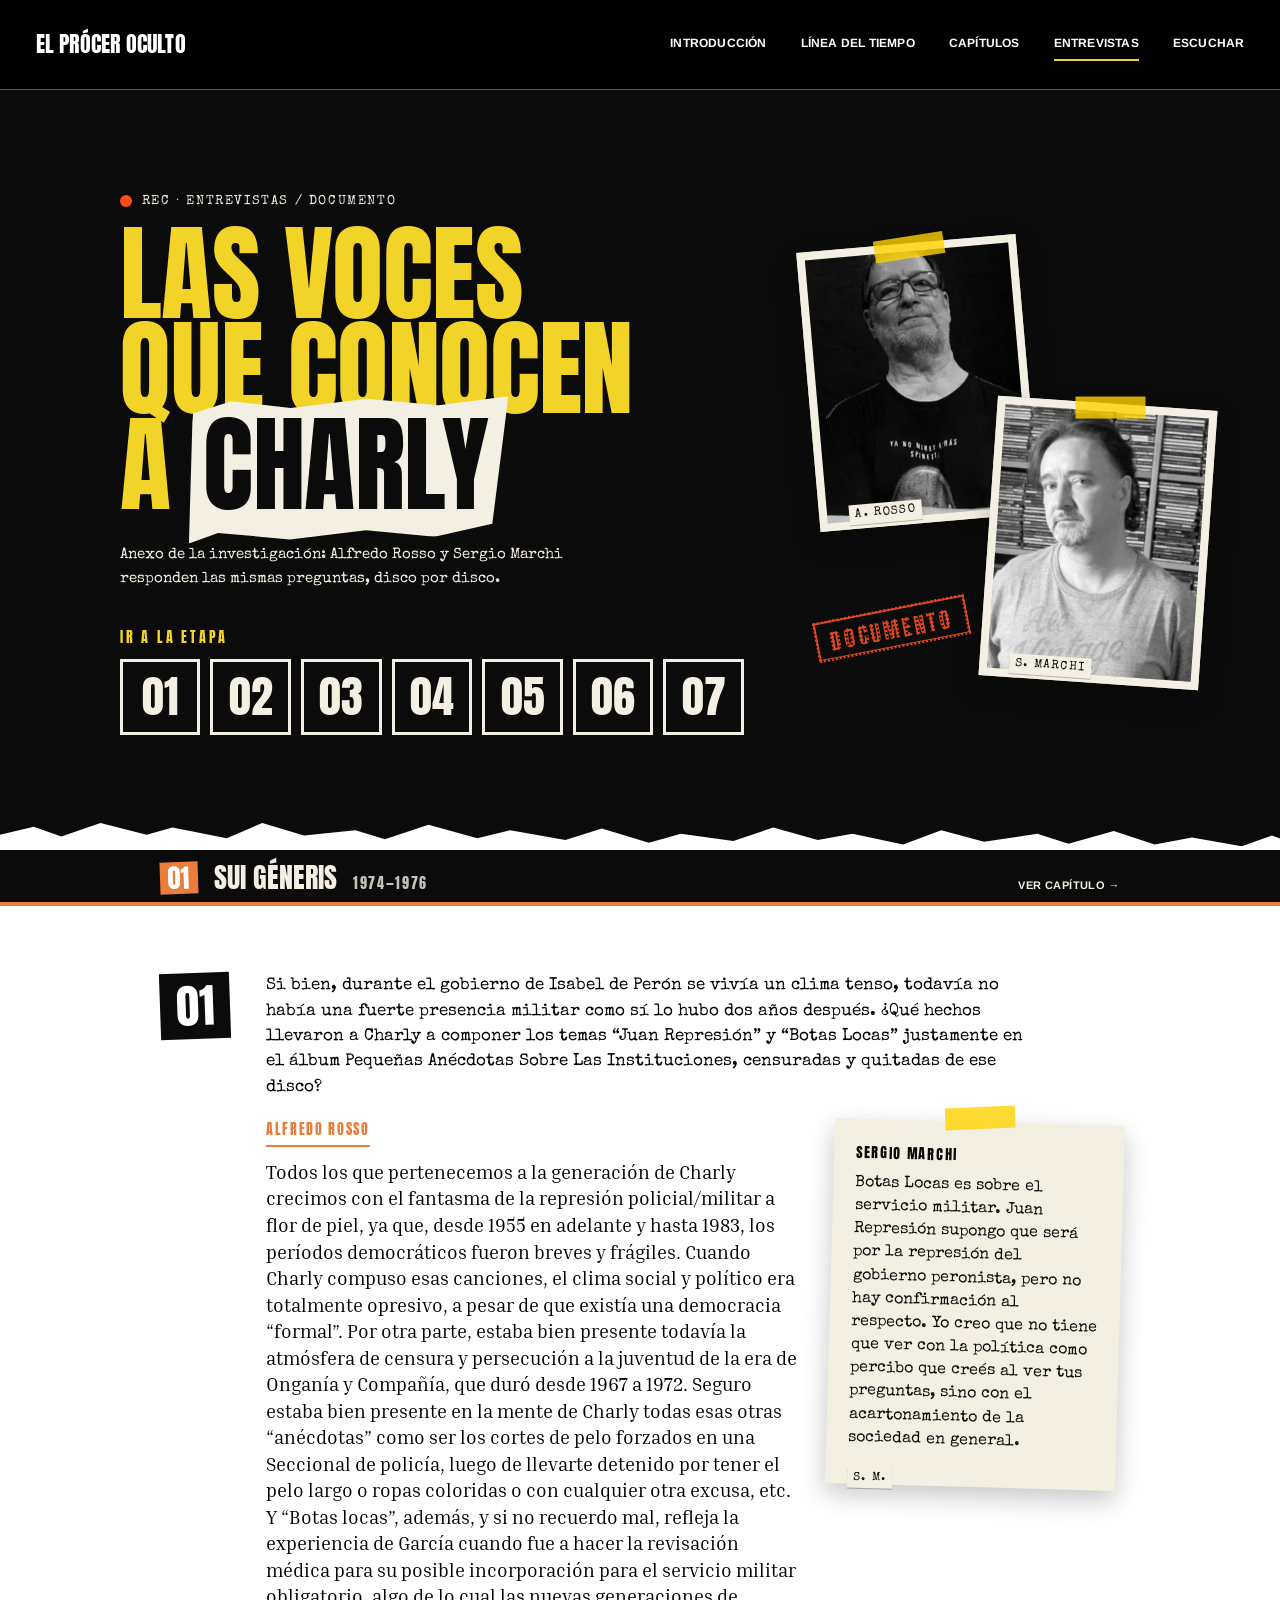
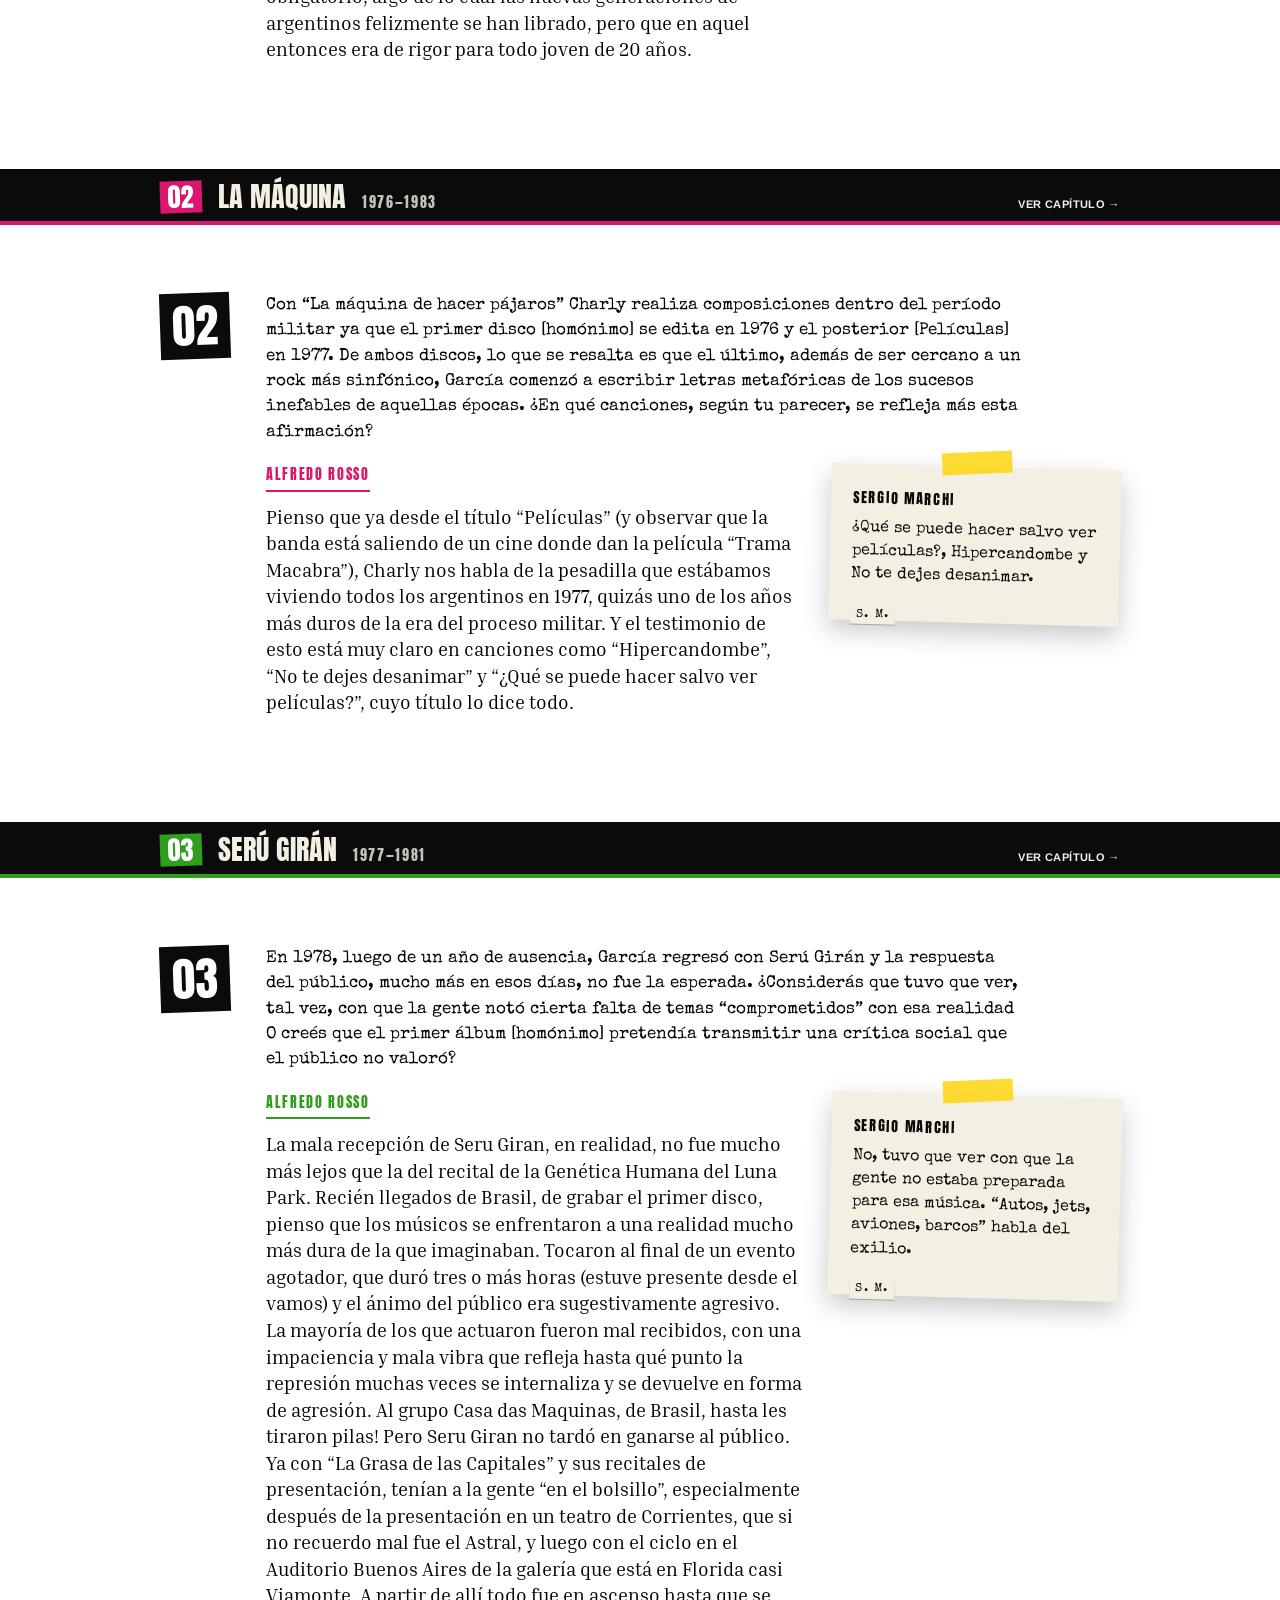
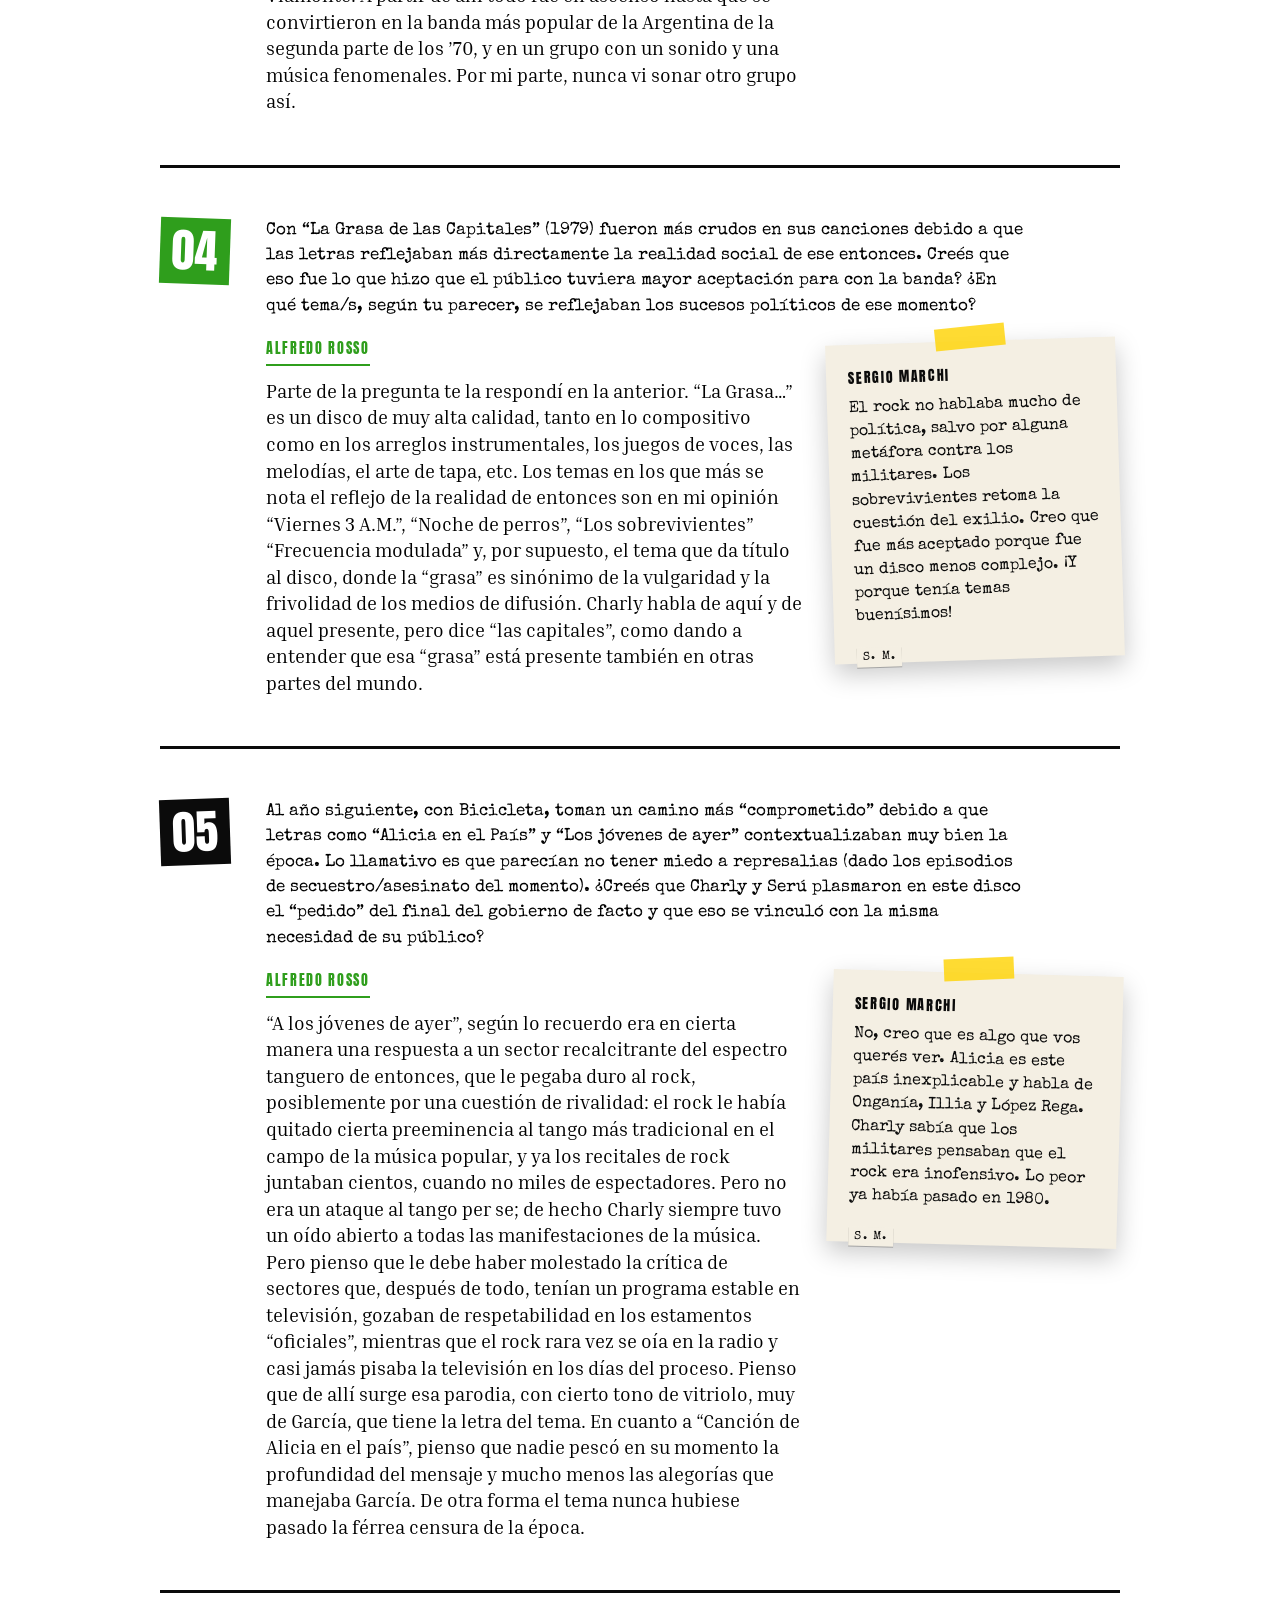
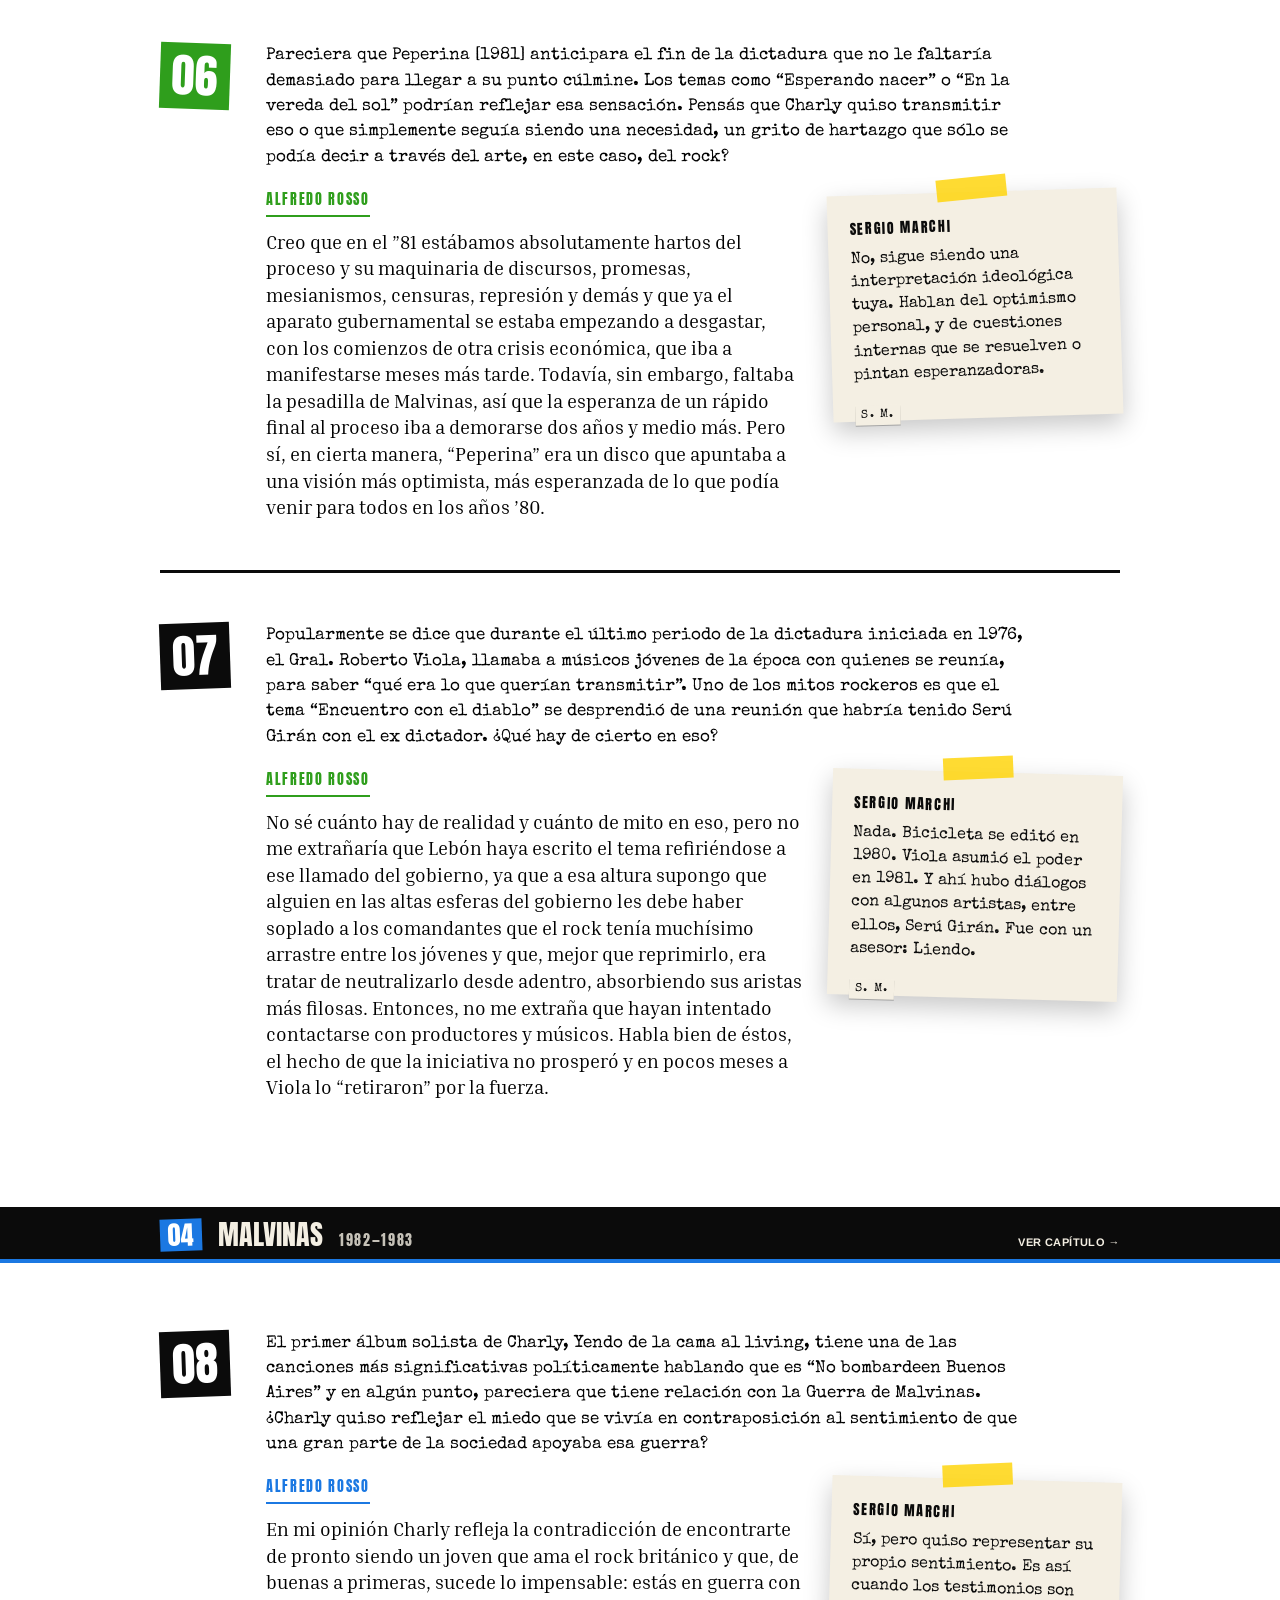
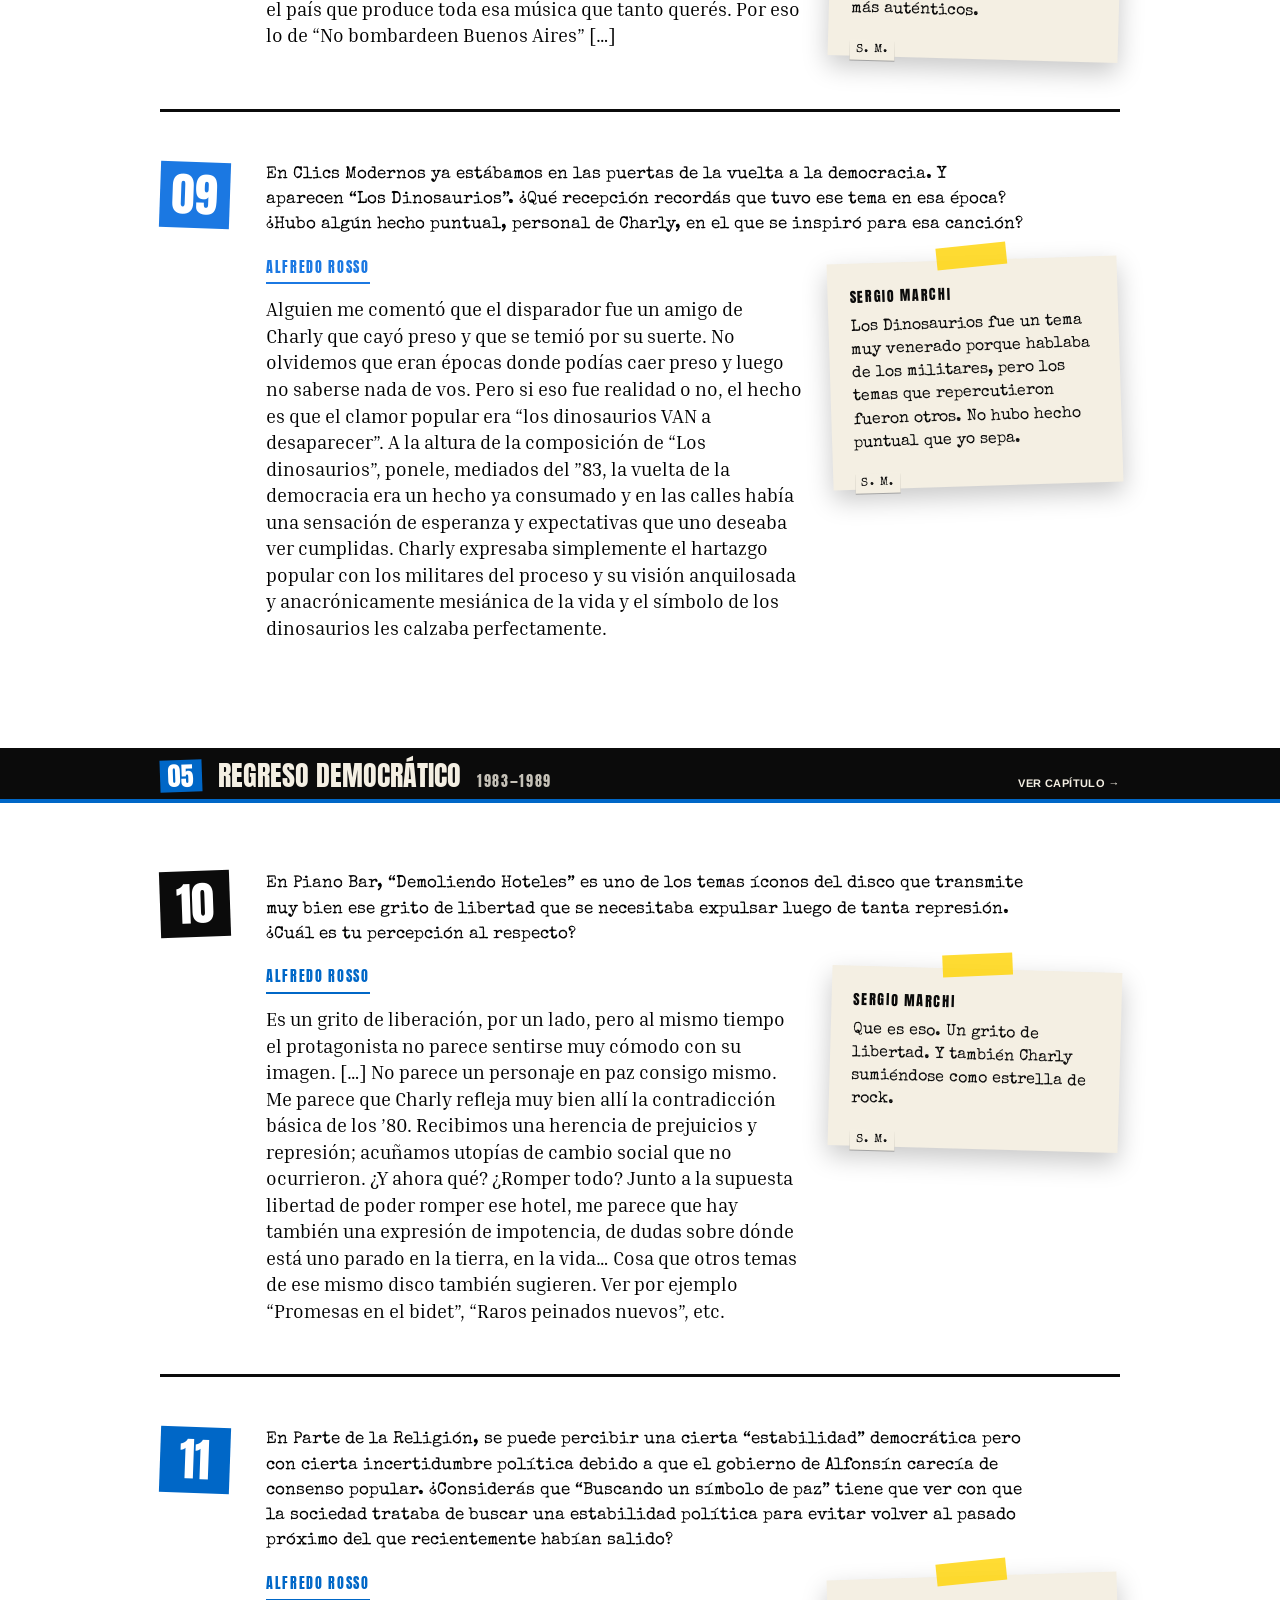
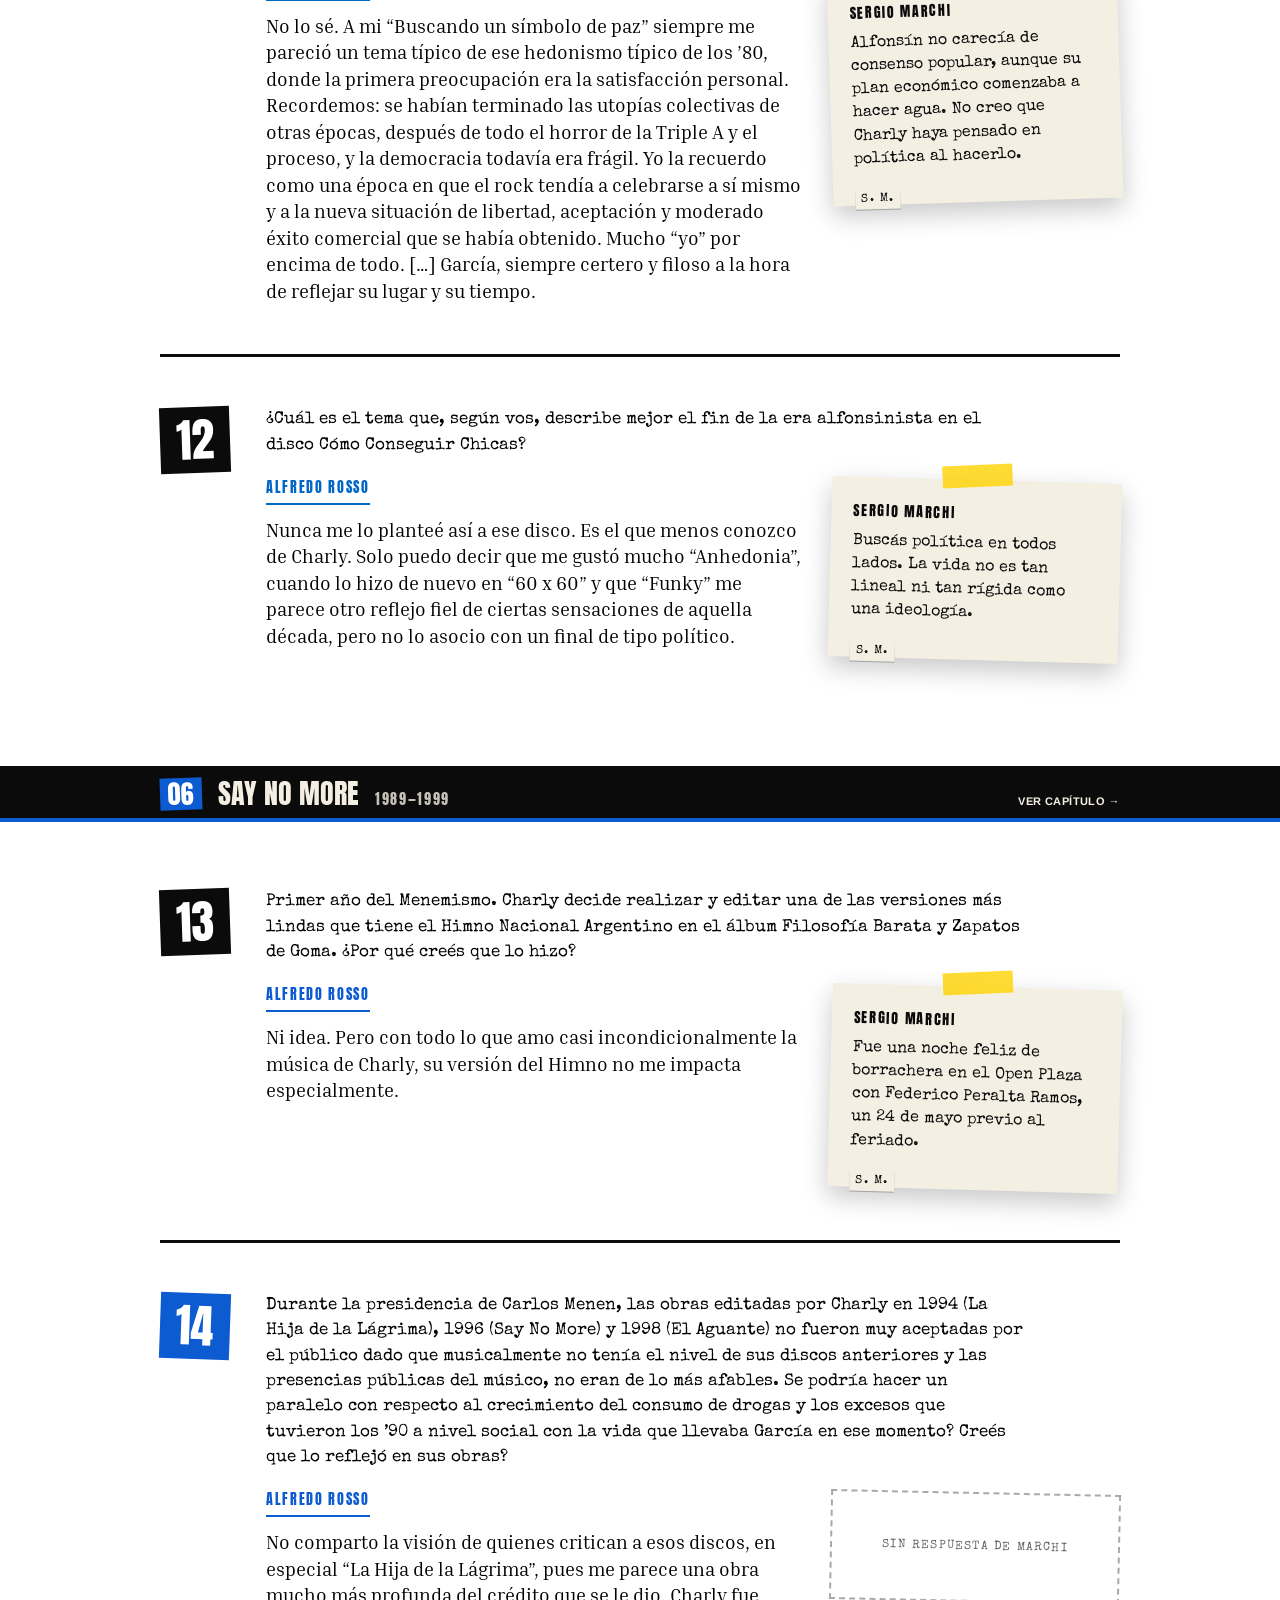
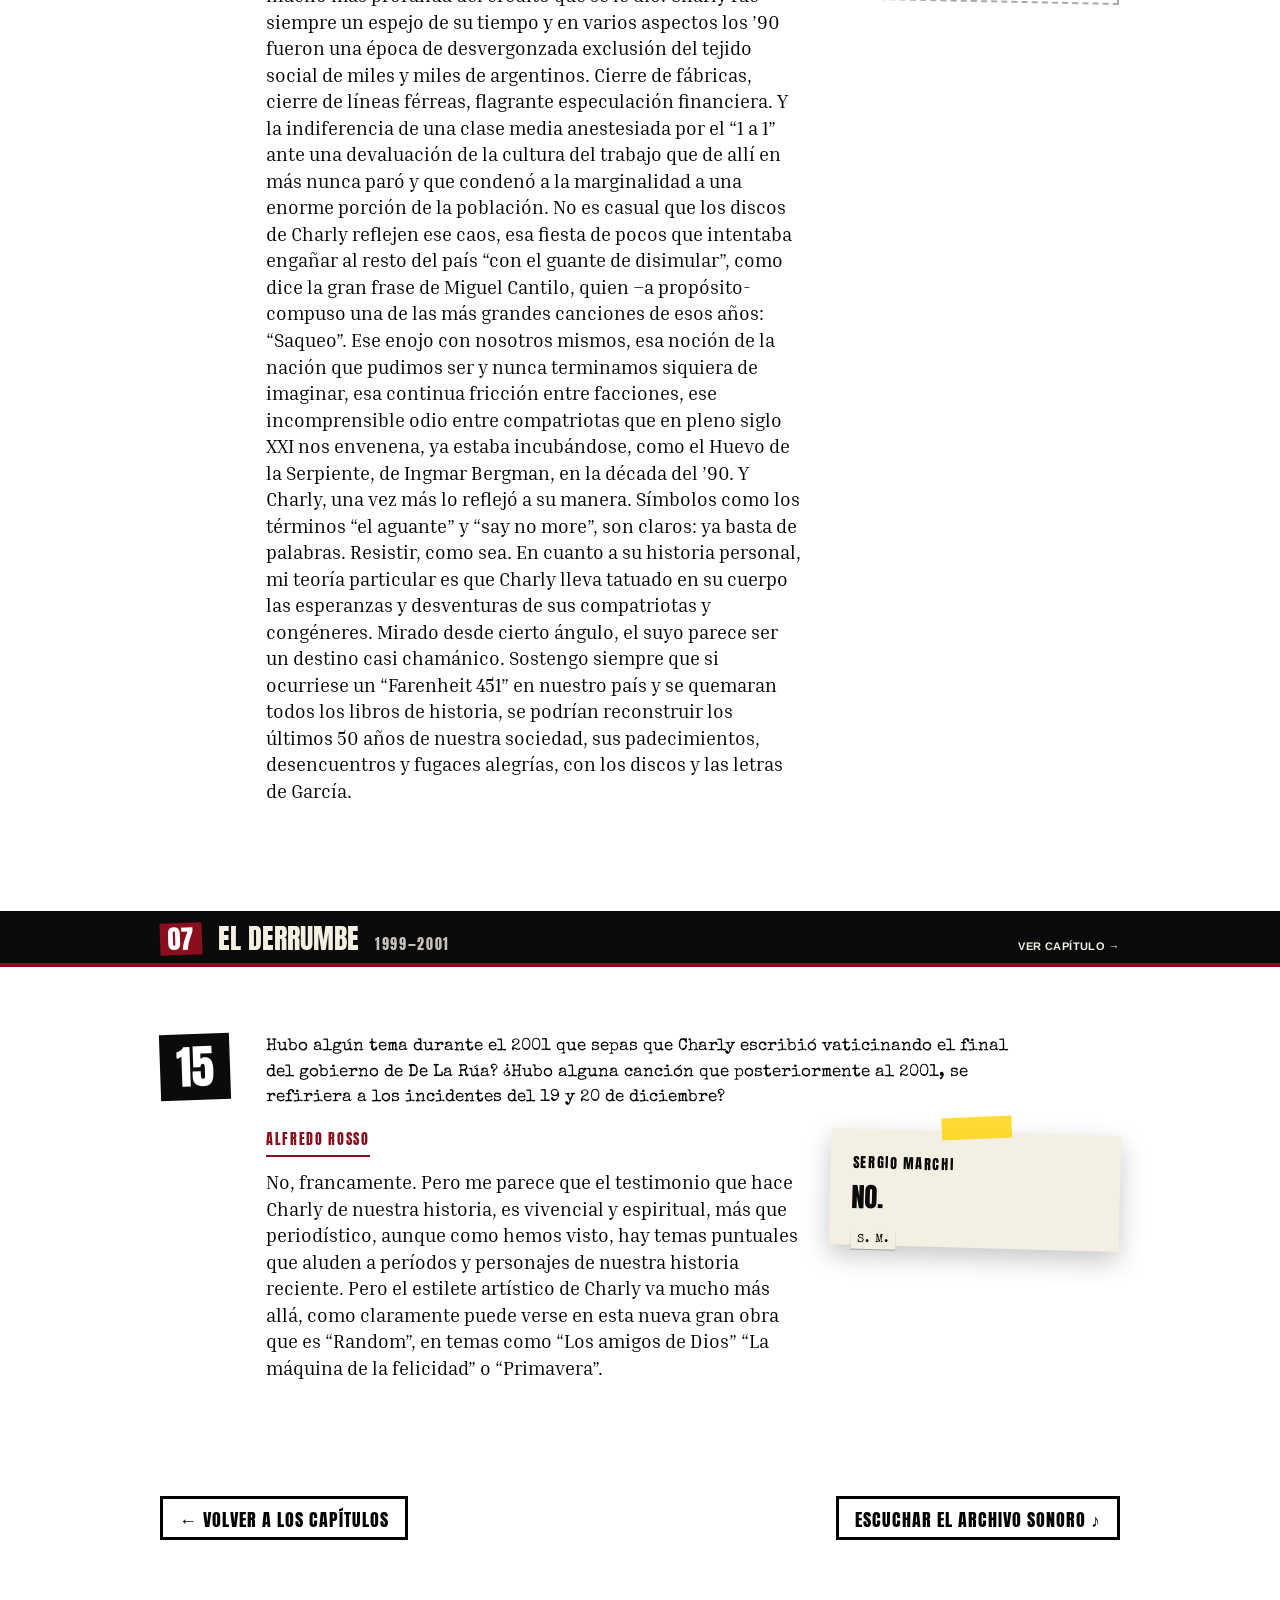
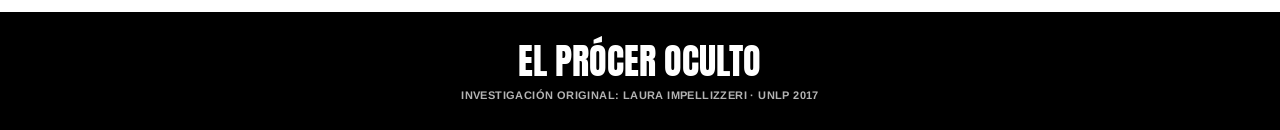
<file: entrevistas.html>
<!DOCTYPE html>
<html lang="es-AR">
<head>
  <meta charset="utf-8">
  <meta name="viewport" content="width=device-width, initial-scale=1">
  <title>Entrevistas — El Prócer Oculto</title>
  <meta name="description" content="Las entrevistas completas a Alfredo Rosso y Sergio Marchi: las mismas preguntas, dos miradas sobre la obra de Charly García.">
  <link rel="icon" type="image/png" href="favicon.png">
  <link rel="apple-touch-icon" href="assets/img/apple-touch-icon.png">
  <meta property="og:type" content="website">
  <meta property="og:site_name" content="El Prócer Oculto">
  <meta property="og:title" content="Entrevistas — El Prócer Oculto">
  <meta property="og:description" content="Las entrevistas completas a Alfredo Rosso y Sergio Marchi: las mismas preguntas, dos miradas sobre la obra de Charly García.">
  <meta property="og:url" content="https://franciscofdg.github.io/elproceroculto/entrevistas.html">
  <meta property="og:image" content="https://franciscofdg.github.io/elproceroculto/assets/img/og.jpg">
  <meta property="og:image:width" content="1200">
  <meta property="og:image:height" content="630">
  <meta property="og:locale" content="es_AR">
  <meta name="twitter:card" content="summary_large_image">
  <link rel="preload" href="assets/fonts/anton-latin-400-normal.woff2" as="font" type="font/woff2" crossorigin>
  <link rel="stylesheet" href="css/styles.css">
</head>
<body class="pagina-entrevistas">

  <header class="nav">
    <a class="nav__marca" href="index.html">EL PRÓCER OCULTO</a>
    <nav class="nav__links" id="menu" aria-label="Principal">
      <a href="index.html">INTRODUCCIÓN</a>
      <a href="linea-del-tiempo.html">LÍNEA DEL TIEMPO</a>
      <a href="capitulos.html">CAPÍTULOS</a>
      <a href="entrevistas.html" aria-current="page">ENTREVISTAS</a>
      <a href="capitulos.html#escuchar">ESCUCHAR</a>
    </nav>
    <button class="nav__menu" type="button" aria-controls="menu" aria-expanded="false">
      <span></span><span></span><span></span>
      <b class="solo-lectores">Menú</b>
    </button>
  </header>

  <main>

    <section class="cabecera cabecera--entrevistas">
      <div class="cabecera__in">
        <p class="rec"><span class="rec__punto"></span> REC · Entrevistas / Documento</p>
        <h1 class="cabecera__titulo"><span>Las voces</span> <span>que conocen</span> <span>a <em class="trazo">Charly</em></span></h1>
        <p class="cabecera__bajada">Anexo de la investigación: Alfredo Rosso y Sergio Marchi responden las mismas preguntas, disco por disco.</p>
        <nav class="indice" aria-label="Ir a la etapa">
          <p class="indice__rotulo">Ir a la etapa</p>
          <ol class="indice__lista">
            <li><a href="#etapa-01" aria-label="Etapa 1: Sui Géneris">01</a></li>
            <li><a href="#etapa-02" aria-label="Etapa 2: La Máquina">02</a></li>
            <li><a href="#etapa-03" aria-label="Etapa 3: Serú Girán">03</a></li>
            <li><a href="#etapa-04" aria-label="Etapa 4: Malvinas">04</a></li>
            <li><a href="#etapa-05" aria-label="Etapa 5: Regreso democrático">05</a></li>
            <li><a href="#etapa-06" aria-label="Etapa 6: Say No More">06</a></li>
            <li><a href="#etapa-07" aria-label="Etapa 7: El derrumbe">07</a></li>
          </ol>
        </nav>
      </div>
      <div class="cabecera__fotos" aria-hidden="true">
        <figure class="cut cut--foto retrato"><img src="assets/img/voz-rosso.jpg" alt=""><figcaption class="cut__tag">A. Rosso</figcaption></figure>
        <figure class="cut cut--foto retrato"><img src="assets/img/voz-marchi.jpg" alt=""><figcaption class="cut__tag">S. Marchi</figcaption></figure>
        <span class="sello">Documento</span>
      </div>
      <svg class="rasgado" viewBox="0 0 1440 40" preserveAspectRatio="none" aria-hidden="true"><path d="M0 40V22l38-9 31 11 44-15 52 13 29-8 61 12 40-17 47 14 58-6 33 10 49-16 55 15 37-9 62 11 41-13 53 16 36-10 59 8 45-15 50 14 39-7 57 12 43-16 48 13 60-9 35 11 51-14 46 15 42-8 56 10 34-12 26 9V40z"/></svg>
    </section>

    <!-- ETAPA 01 -->
    <section class="etapa" id="etapa-01" style="--color:#ea7d3c">
      <header class="etapa__barra">
        <a href="capitulos.html#cap-01" class="etapa__in">
          <span class="etapa__num">01</span>
          <span class="etapa__titulo">Sui Géneris</span>
          <span class="etapa__anios">1974—1976</span>
          <span class="etapa__ir">Ver capítulo →</span>
        </a>
      </header>
      <div class="etapa__cuerpo">
        <article class="qa" id="p-01">
          <div class="qa__num"><span>01</span></div>
          <h3 class="qa__pregunta">Si bien, durante el gobierno de Isabel de Perón se vivía un clima tenso, todavía no había una fuerte presencia militar como sí lo hubo dos años después. ¿Qué hechos llevaron a Charly a componer los temas “Juan Represión” y “Botas Locas” justamente en el álbum Pequeñas Anécdotas Sobre Las Instituciones, censuradas y quitadas de ese disco?</h3>
          <div class="rosso">
            <cite>Alfredo Rosso</cite>
            <p>Todos los que pertenecemos a la generación de Charly crecimos con el fantasma de la represión policial/militar a flor de piel, ya que, desde 1955 en adelante y hasta 1983, los períodos democráticos fueron breves y frágiles. Cuando Charly compuso esas canciones, el clima social y político era totalmente opresivo, a pesar de que existía una democracia “formal”. Por otra parte, estaba bien presente todavía la atmósfera de censura y persecución a la juventud de la era de Onganía y Compañía, que duró desde 1967 a 1972. Seguro estaba bien presente en la mente de Charly todas esas otras “anécdotas” como ser los cortes de pelo forzados en una Seccional de policía, luego de llevarte detenido por tener el pelo largo o ropas coloridas o con cualquier otra excusa, etc. Y “Botas locas”, además, y si no recuerdo mal, refleja la experiencia de García cuando fue a hacer la revisación médica para su posible incorporación para el servicio militar obligatorio, algo de lo cual las nuevas generaciones de argentinos felizmente se han librado, pero que en aquel entonces era de rigor para todo joven de 20 años.</p>
          </div>
          <blockquote class="cut marchi">
            <cite>Sergio Marchi</cite>
            <p>Botas Locas es sobre el servicio militar. Juan Represión supongo que será por la represión del gobierno peronista, pero no hay confirmación al respecto. Yo creo que no tiene que ver con la política como percibo que creés al ver tus preguntas, sino con el acartonamiento de la sociedad en general.</p>
            <span class="cut__tag">S. M.</span>
          </blockquote>
        </article>      </div>
    </section>
    <!-- ETAPA 02 -->
    <section class="etapa" id="etapa-02" style="--color:#db166f">
      <header class="etapa__barra">
        <a href="capitulos.html#cap-02" class="etapa__in">
          <span class="etapa__num">02</span>
          <span class="etapa__titulo">La Máquina</span>
          <span class="etapa__anios">1976—1983</span>
          <span class="etapa__ir">Ver capítulo →</span>
        </a>
      </header>
      <div class="etapa__cuerpo">
        <article class="qa" id="p-02">
          <div class="qa__num"><span>02</span></div>
          <h3 class="qa__pregunta">Con “La máquina de hacer pájaros” Charly realiza composiciones dentro del período militar ya que el primer disco [homónimo] se edita en 1976 y el posterior [Películas] en 1977. De ambos discos, lo que se resalta es que el último, además de ser cercano a un rock más sinfónico, García comenzó a escribir letras metafóricas de los sucesos inefables de aquellas épocas. ¿En qué canciones, según tu parecer, se refleja más esta afirmación?</h3>
          <div class="rosso">
            <cite>Alfredo Rosso</cite>
            <p>Pienso que ya desde el título “Películas” (y observar que la banda está saliendo de un cine donde dan la película “Trama Macabra”), Charly nos habla de la pesadilla que estábamos viviendo todos los argentinos en 1977, quizás uno de los años más duros de la era del proceso militar. Y el testimonio de esto está muy claro en canciones como “Hipercandombe”, “No te dejes desanimar” y “¿Qué se puede hacer salvo ver películas?”, cuyo título lo dice todo.</p>
          </div>
          <blockquote class="cut marchi">
            <cite>Sergio Marchi</cite>
            <p>¿Qué se puede hacer salvo ver películas?, Hipercandombe y No te dejes desanimar.</p>
            <span class="cut__tag">S. M.</span>
          </blockquote>
        </article>      </div>
    </section>
    <!-- ETAPA 03 -->
    <section class="etapa" id="etapa-03" style="--color:#2f9e1c">
      <header class="etapa__barra">
        <a href="capitulos.html#cap-03" class="etapa__in">
          <span class="etapa__num">03</span>
          <span class="etapa__titulo">Serú Girán</span>
          <span class="etapa__anios">1977—1981</span>
          <span class="etapa__ir">Ver capítulo →</span>
        </a>
      </header>
      <div class="etapa__cuerpo">
        <article class="qa" id="p-03">
          <div class="qa__num"><span>03</span></div>
          <h3 class="qa__pregunta">En 1978, luego de un año de ausencia, García regresó con Serú Girán y la respuesta del público, mucho más en esos días, no fue la esperada. ¿Considerás que tuvo que ver, tal vez, con que la gente notó cierta falta de temas “comprometidos” con esa realidad O creés que el primer álbum [homónimo] pretendía transmitir una crítica social que el público no valoró?</h3>
          <div class="rosso">
            <cite>Alfredo Rosso</cite>
            <p>La mala recepción de Seru Giran, en realidad, no fue mucho más lejos que la del recital de la Genética Humana del Luna Park. Recién llegados de Brasil, de grabar el primer disco, pienso que los músicos se enfrentaron a una realidad mucho más dura de la que imaginaban. Tocaron al final de un evento agotador, que duró tres o más horas (estuve presente desde el vamos) y el ánimo del público era sugestivamente agresivo. La mayoría de los que actuaron fueron mal recibidos, con una impaciencia y mala vibra que refleja hasta qué punto la represión muchas veces se internaliza y se devuelve en forma de agresión. Al grupo Casa das Maquinas, de Brasil, hasta les tiraron pilas! Pero Seru Giran no tardó en ganarse al público. Ya con “La Grasa de las Capitales” y sus recitales de presentación, tenían a la gente “en el bolsillo”, especialmente después de la presentación en un teatro de Corrientes, que si no recuerdo mal fue el Astral, y luego con el ciclo en el Auditorio Buenos Aires de la galería que está en Florida casi Viamonte. A partir de allí todo fue en ascenso hasta que se convirtieron en la banda más popular de la Argentina de la segunda parte de los ’70, y en un grupo con un sonido y una música fenomenales. Por mi parte, nunca vi sonar otro grupo así.</p>
          </div>
          <blockquote class="cut marchi">
            <cite>Sergio Marchi</cite>
            <p>No, tuvo que ver con que la gente no estaba preparada para esa música. “Autos, jets, aviones, barcos” habla del exilio.</p>
            <span class="cut__tag">S. M.</span>
          </blockquote>
        </article>
        <article class="qa" id="p-04">
          <div class="qa__num"><span>04</span></div>
          <h3 class="qa__pregunta">Con “La Grasa de las Capitales” (1979) fueron más crudos en sus canciones debido a que las letras reflejaban más directamente la realidad social de ese entonces. Creés que eso fue lo que hizo que el público tuviera mayor aceptación para con la banda? ¿En qué tema/s, según tu parecer, se reflejaban los sucesos políticos de ese momento?</h3>
          <div class="rosso">
            <cite>Alfredo Rosso</cite>
            <p>Parte de la pregunta te la respondí en la anterior. “La Grasa…” es un disco de muy alta calidad, tanto en lo compositivo como en los arreglos instrumentales, los juegos de voces, las melodías, el arte de tapa, etc. Los temas en los que más se nota el reflejo de la realidad de entonces son en mi opinión “Viernes 3 A.M.”, “Noche de perros”, “Los sobrevivientes” “Frecuencia modulada” y, por supuesto, el tema que da título al disco, donde la “grasa” es sinónimo de la vulgaridad y la frivolidad de los medios de difusión. Charly habla de aquí y de aquel presente, pero dice “las capitales”, como dando a entender que esa “grasa” está presente también en otras partes del mundo.</p>
          </div>
          <blockquote class="cut marchi">
            <cite>Sergio Marchi</cite>
            <p>El rock no hablaba mucho de política, salvo por alguna metáfora contra los militares. Los sobrevivientes retoma la cuestión del exilio. Creo que fue más aceptado porque fue un disco menos complejo. ¡Y porque tenía temas buenísimos!</p>
            <span class="cut__tag">S. M.</span>
          </blockquote>
        </article>
        <article class="qa" id="p-05">
          <div class="qa__num"><span>05</span></div>
          <h3 class="qa__pregunta">Al año siguiente, con Bicicleta, toman un camino más “comprometido” debido a que letras como “Alicia en el País” y “Los jóvenes de ayer” contextualizaban muy bien la época. Lo llamativo es que parecían no tener miedo a represalias (dado los episodios de secuestro/asesinato del momento). ¿Creés que Charly y Serú plasmaron en este disco el “pedido” del final del gobierno de facto y que eso se vinculó con la misma necesidad de su público?</h3>
          <div class="rosso">
            <cite>Alfredo Rosso</cite>
            <p>“A los jóvenes de ayer”, según lo recuerdo era en cierta manera una respuesta a un sector recalcitrante del espectro tanguero de entonces, que le pegaba duro al rock, posiblemente por una cuestión de rivalidad: el rock le había quitado cierta preeminencia al tango más tradicional en el campo de la música popular, y ya los recitales de rock juntaban cientos, cuando no miles de espectadores. Pero no era un ataque al tango per se; de hecho Charly siempre tuvo un oído abierto a todas las manifestaciones de la música. Pero pienso que le debe haber molestado la crítica de sectores que, después de todo, tenían un programa estable en televisión, gozaban de respetabilidad en los estamentos “oficiales”, mientras que el rock rara vez se oía en la radio y casi jamás pisaba la televisión en los días del proceso. Pienso que de allí surge esa parodia, con cierto tono de vitriolo, muy de García, que tiene la letra del tema. En cuanto a “Canción de Alicia en el país”, pienso que nadie pescó en su momento la profundidad del mensaje y mucho menos las alegorías que manejaba García. De otra forma el tema nunca hubiese pasado la férrea censura de la época.</p>
          </div>
          <blockquote class="cut marchi">
            <cite>Sergio Marchi</cite>
            <p>No, creo que es algo que vos querés ver. Alicia es este país inexplicable y habla de Onganía, Illia y López Rega. Charly sabía que los militares pensaban que el rock era inofensivo. Lo peor ya había pasado en 1980.</p>
            <span class="cut__tag">S. M.</span>
          </blockquote>
        </article>
        <article class="qa" id="p-06">
          <div class="qa__num"><span>06</span></div>
          <h3 class="qa__pregunta">Pareciera que Peperina [1981] anticipara el fin de la dictadura que no le faltaría demasiado para llegar a su punto cúlmine. Los temas como “Esperando nacer” o “En la vereda del sol” podrían reflejar esa sensación. Pensás que Charly quiso transmitir eso o que simplemente seguía siendo una necesidad, un grito de hartazgo que sólo se podía decir a través del arte, en este caso, del rock?</h3>
          <div class="rosso">
            <cite>Alfredo Rosso</cite>
            <p>Creo que en el ”81 estábamos absolutamente hartos del proceso y su maquinaria de discursos, promesas, mesianismos, censuras, represión y demás y que ya el aparato gubernamental se estaba empezando a desgastar, con los comienzos de otra crisis económica, que iba a manifestarse meses más tarde. Todavía, sin embargo, faltaba la pesadilla de Malvinas, así que la esperanza de un rápido final al proceso iba a demorarse dos años y medio más. Pero sí, en cierta manera, “Peperina” era un disco que apuntaba a una visión más optimista, más esperanzada de lo que podía venir para todos en los años ’80.</p>
          </div>
          <blockquote class="cut marchi">
            <cite>Sergio Marchi</cite>
            <p>No, sigue siendo una interpretación ideológica tuya. Hablan del optimismo personal, y de cuestiones internas que se resuelven o pintan esperanzadoras.</p>
            <span class="cut__tag">S. M.</span>
          </blockquote>
        </article>
        <article class="qa" id="p-07">
          <div class="qa__num"><span>07</span></div>
          <h3 class="qa__pregunta">Popularmente se dice que durante el último periodo de la dictadura iniciada en 1976, el Gral. Roberto Viola, llamaba a músicos jóvenes de la época con quienes se reunía, para saber “qué era lo que querían transmitir”. Uno de los mitos rockeros es que el tema “Encuentro con el diablo” se desprendió de una reunión que habría tenido Serú Girán con el ex dictador. ¿Qué hay de cierto en eso?</h3>
          <div class="rosso">
            <cite>Alfredo Rosso</cite>
            <p>No sé cuánto hay de realidad y cuánto de mito en eso, pero no me extrañaría que Lebón haya escrito el tema refiriéndose a ese llamado del gobierno, ya que a esa altura supongo que alguien en las altas esferas del gobierno les debe haber soplado a los comandantes que el rock tenía muchísimo arrastre entre los jóvenes y que, mejor que reprimirlo, era tratar de neutralizarlo desde adentro, absorbiendo sus aristas más filosas. Entonces, no me extraña que hayan intentado contactarse con productores y músicos. Habla bien de éstos, el hecho de que la iniciativa no prosperó y en pocos meses a Viola lo “retiraron” por la fuerza.</p>
          </div>
          <blockquote class="cut marchi">
            <cite>Sergio Marchi</cite>
            <p>Nada. Bicicleta se editó en 1980. Viola asumió el poder en 1981. Y ahí hubo diálogos con algunos artistas, entre ellos, Serú Girán. Fue con un asesor: Liendo.</p>
            <span class="cut__tag">S. M.</span>
          </blockquote>
        </article>      </div>
    </section>
    <!-- ETAPA 04 -->
    <section class="etapa" id="etapa-04" style="--color:#1b78e2">
      <header class="etapa__barra">
        <a href="capitulos.html#cap-04" class="etapa__in">
          <span class="etapa__num">04</span>
          <span class="etapa__titulo">Malvinas</span>
          <span class="etapa__anios">1982—1983</span>
          <span class="etapa__ir">Ver capítulo →</span>
        </a>
      </header>
      <div class="etapa__cuerpo">
        <article class="qa" id="p-08">
          <div class="qa__num"><span>08</span></div>
          <h3 class="qa__pregunta">El primer álbum solista de Charly, Yendo de la cama al living, tiene una de las canciones más significativas políticamente hablando que es “No bombardeen Buenos Aires” y en algún punto, pareciera que tiene relación con la Guerra de Malvinas. ¿Charly quiso reflejar el miedo que se vivía en contraposición al sentimiento de que una gran parte de la sociedad apoyaba esa guerra?</h3>
          <div class="rosso">
            <cite>Alfredo Rosso</cite>
            <p>En mi opinión Charly refleja la contradicción de encontrarte de pronto siendo un joven que ama el rock británico y que, de buenas a primeras, sucede lo impensable: estás en guerra con el país que produce toda esa música que tanto querés. Por eso lo de “No bombardeen Buenos Aires” […]</p>
          </div>
          <blockquote class="cut marchi">
            <cite>Sergio Marchi</cite>
            <p>Sí, pero quiso representar su propio sentimiento. Es así cuando los testimonios son más auténticos.</p>
            <span class="cut__tag">S. M.</span>
          </blockquote>
        </article>
        <article class="qa" id="p-09">
          <div class="qa__num"><span>09</span></div>
          <h3 class="qa__pregunta">En Clics Modernos ya estábamos en las puertas de la vuelta a la democracia. Y aparecen “Los Dinosaurios”. ¿Qué recepción recordás que tuvo ese tema en esa época? ¿Hubo algún hecho puntual, personal de Charly, en el que se inspiró para esa canción?</h3>
          <div class="rosso">
            <cite>Alfredo Rosso</cite>
            <p>Alguien me comentó que el disparador fue un amigo de Charly que cayó preso y que se temió por su suerte. No olvidemos que eran épocas donde podías caer preso y luego no saberse nada de vos. Pero si eso fue realidad o no, el hecho es que el clamor popular era “los dinosaurios VAN a desaparecer”. A la altura de la composición de “Los dinosaurios”, ponele, mediados del ”83, la vuelta de la democracia era un hecho ya consumado y en las calles había una sensación de esperanza y expectativas que uno deseaba ver cumplidas. Charly expresaba simplemente el hartazgo popular con los militares del proceso y su visión anquilosada y anacrónicamente mesiánica de la vida y el símbolo de los dinosaurios les calzaba perfectamente.</p>
          </div>
          <blockquote class="cut marchi">
            <cite>Sergio Marchi</cite>
            <p>Los Dinosaurios fue un tema muy venerado porque hablaba de los militares, pero los temas que repercutieron fueron otros. No hubo hecho puntual que yo sepa.</p>
            <span class="cut__tag">S. M.</span>
          </blockquote>
        </article>      </div>
    </section>
    <!-- ETAPA 05 -->
    <section class="etapa" id="etapa-05" style="--color:#0067c7">
      <header class="etapa__barra">
        <a href="capitulos.html#cap-05" class="etapa__in">
          <span class="etapa__num">05</span>
          <span class="etapa__titulo">Regreso democrático</span>
          <span class="etapa__anios">1983—1989</span>
          <span class="etapa__ir">Ver capítulo →</span>
        </a>
      </header>
      <div class="etapa__cuerpo">
        <article class="qa" id="p-10">
          <div class="qa__num"><span>10</span></div>
          <h3 class="qa__pregunta">En Piano Bar, “Demoliendo Hoteles” es uno de los temas íconos del disco que transmite muy bien ese grito de libertad que se necesitaba expulsar luego de tanta represión. ¿Cuál es tu percepción al respecto?</h3>
          <div class="rosso">
            <cite>Alfredo Rosso</cite>
            <p>Es un grito de liberación, por un lado, pero al mismo tiempo el protagonista no parece sentirse muy cómodo con su imagen. […] No parece un personaje en paz consigo mismo. Me parece que Charly refleja muy bien allí la contradicción básica de los ’80. Recibimos una herencia de prejuicios y represión; acuñamos utopías de cambio social que no ocurrieron. ¿Y ahora qué? ¿Romper todo? Junto a la supuesta libertad de poder romper ese hotel, me parece que hay también una expresión de impotencia, de dudas sobre dónde está uno parado en la tierra, en la vida… Cosa que otros temas de ese mismo disco también sugieren. Ver por ejemplo “Promesas en el bidet”, “Raros peinados nuevos”, etc.</p>
          </div>
          <blockquote class="cut marchi">
            <cite>Sergio Marchi</cite>
            <p>Que es eso. Un grito de libertad. Y también Charly sumiéndose como estrella de rock.</p>
            <span class="cut__tag">S. M.</span>
          </blockquote>
        </article>
        <article class="qa" id="p-11">
          <div class="qa__num"><span>11</span></div>
          <h3 class="qa__pregunta">En Parte de la Religión, se puede percibir una cierta “estabilidad” democrática pero con cierta incertidumbre política debido a que el gobierno de Alfonsín carecía de consenso popular. ¿Considerás que “Buscando un símbolo de paz” tiene que ver con que la sociedad trataba de buscar una estabilidad política para evitar volver al pasado próximo del que recientemente habían salido?</h3>
          <div class="rosso">
            <cite>Alfredo Rosso</cite>
            <p>No lo sé. A mi “Buscando un símbolo de paz” siempre me pareció un tema típico de ese hedonismo típico de los ’80, donde la primera preocupación era la satisfacción personal. Recordemos: se habían terminado las utopías colectivas de otras épocas, después de todo el horror de la Triple A y el proceso, y la democracia todavía era frágil. Yo la recuerdo como una época en que el rock tendía a celebrarse a sí mismo y a la nueva situación de libertad, aceptación y moderado éxito comercial que se había obtenido. Mucho “yo” por encima de todo. […] García, siempre certero y filoso a la hora de reflejar su lugar y su tiempo.</p>
          </div>
          <blockquote class="cut marchi">
            <cite>Sergio Marchi</cite>
            <p>Alfonsín no carecía de consenso popular, aunque su plan económico comenzaba a hacer agua. No creo que Charly haya pensado en política al hacerlo.</p>
            <span class="cut__tag">S. M.</span>
          </blockquote>
        </article>
        <article class="qa" id="p-12">
          <div class="qa__num"><span>12</span></div>
          <h3 class="qa__pregunta">¿Cuál es el tema que, según vos, describe mejor el fin de la era alfonsinista en el disco Cómo Conseguir Chicas?</h3>
          <div class="rosso">
            <cite>Alfredo Rosso</cite>
            <p>Nunca me lo planteé así a ese disco. Es el que menos conozco de Charly. Solo puedo decir que me gustó mucho “Anhedonia”, cuando lo hizo de nuevo en “60 x 60” y que “Funky” me parece otro reflejo fiel de ciertas sensaciones de aquella década, pero no lo asocio con un final de tipo político.</p>
          </div>
          <blockquote class="cut marchi">
            <cite>Sergio Marchi</cite>
            <p>Buscás política en todos lados. La vida no es tan lineal ni tan rígida como una ideología.</p>
            <span class="cut__tag">S. M.</span>
          </blockquote>
        </article>      </div>
    </section>
    <!-- ETAPA 06 -->
    <section class="etapa" id="etapa-06" style="--color:#0d5bd1">
      <header class="etapa__barra">
        <a href="capitulos.html#cap-06" class="etapa__in">
          <span class="etapa__num">06</span>
          <span class="etapa__titulo">Say No More</span>
          <span class="etapa__anios">1989—1999</span>
          <span class="etapa__ir">Ver capítulo →</span>
        </a>
      </header>
      <div class="etapa__cuerpo">
        <article class="qa" id="p-13">
          <div class="qa__num"><span>13</span></div>
          <h3 class="qa__pregunta">Primer año del Menemismo. Charly decide realizar y editar una de las versiones más lindas que tiene el Himno Nacional Argentino en el álbum Filosofía Barata y Zapatos de Goma. ¿Por qué creés que lo hizo?</h3>
          <div class="rosso">
            <cite>Alfredo Rosso</cite>
            <p>Ni idea. Pero con todo lo que amo casi incondicionalmente la música de Charly, su versión del Himno no me impacta especialmente.</p>
          </div>
          <blockquote class="cut marchi">
            <cite>Sergio Marchi</cite>
            <p>Fue una noche feliz de borrachera en el Open Plaza con Federico Peralta Ramos, un 24 de mayo previo al feriado.</p>
            <span class="cut__tag">S. M.</span>
          </blockquote>
        </article>
        <article class="qa" id="p-14">
          <div class="qa__num"><span>14</span></div>
          <h3 class="qa__pregunta">Durante la presidencia de Carlos Menen, las obras editadas por Charly en 1994 (La Hija de la Lágrima), 1996 (Say No More) y 1998 (El Aguante) no fueron muy aceptadas por el público dado que musicalmente no tenía el nivel de sus discos anteriores y las presencias públicas del músico, no eran de lo más afables. Se podría hacer un paralelo con respecto al crecimiento del consumo de drogas y los excesos que tuvieron los ’90 a nivel social con la vida que llevaba García en ese momento? Creés que lo reflejó en sus obras?</h3>
          <div class="rosso">
            <cite>Alfredo Rosso</cite>
            <p>No comparto la visión de quienes critican a esos discos, en especial “La Hija de la Lágrima”, pues me parece una obra mucho más profunda del crédito que se le dio. Charly fue siempre un espejo de su tiempo y en varios aspectos los ’90 fueron una época de desvergonzada exclusión del tejido social de miles y miles de argentinos. Cierre de fábricas, cierre de líneas férreas, flagrante especulación financiera. Y la indiferencia de una clase media anestesiada por el “1 a 1” ante una devaluación de la cultura del trabajo que de allí en más nunca paró y que condenó a la marginalidad a una enorme porción de la población. No es casual que los discos de Charly reflejen ese caos, esa fiesta de pocos que intentaba engañar al resto del país “con el guante de disimular”, como dice la gran frase de Miguel Cantilo, quien –a propósito- compuso una de las más grandes canciones de esos años: “Saqueo”. Ese enojo con nosotros mismos, esa noción de la nación que pudimos ser y nunca terminamos siquiera de imaginar, esa continua fricción entre facciones, ese incomprensible odio entre compatriotas que en pleno siglo XXI nos envenena, ya estaba incubándose, como el Huevo de la Serpiente, de Ingmar Bergman, en la década del ’90. Y Charly, una vez más lo reflejó a su manera. Símbolos como los términos “el aguante” y “say no more”, son claros: ya basta de palabras. Resistir, como sea. En cuanto a su historia personal, mi teoría particular es que Charly lleva tatuado en su cuerpo las esperanzas y desventuras de sus compatriotas y congéneres. Mirado desde cierto ángulo, el suyo parece ser un destino casi chamánico. Sostengo siempre que si ocurriese un “Farenheit 451” en nuestro país y se quemaran todos los libros de historia, se podrían reconstruir los últimos 50 años de nuestra sociedad, sus padecimientos, desencuentros y fugaces alegrías, con los discos y las letras de García.</p>
          </div>
          <div class="marchi-vacio" aria-hidden="true"><span>sin respuesta de Marchi</span></div>
        </article>      </div>
    </section>
    <!-- ETAPA 07 -->
    <section class="etapa" id="etapa-07" style="--color:#8a0f1e">
      <header class="etapa__barra">
        <a href="capitulos.html#cap-07" class="etapa__in">
          <span class="etapa__num">07</span>
          <span class="etapa__titulo">El derrumbe</span>
          <span class="etapa__anios">1999—2001</span>
          <span class="etapa__ir">Ver capítulo →</span>
        </a>
      </header>
      <div class="etapa__cuerpo">
        <article class="qa" id="p-15">
          <div class="qa__num"><span>15</span></div>
          <h3 class="qa__pregunta">Hubo algún tema durante el 2001 que sepas que Charly escribió vaticinando el final del gobierno de De La Rúa? ¿Hubo alguna canción que posteriormente al 2001, se refiriera a los incidentes del 19 y 20 de diciembre?</h3>
          <div class="rosso">
            <cite>Alfredo Rosso</cite>
            <p>No, francamente. Pero me parece que el testimonio que hace Charly de nuestra historia, es vivencial y espiritual, más que periodístico, aunque como hemos visto, hay temas puntuales que aluden a períodos y personajes de nuestra historia reciente. Pero el estilete artístico de Charly va mucho más allá, como claramente puede verse en esta nueva gran obra que es “Random”, en temas como “Los amigos de Dios” “La máquina de la felicidad” o “Primavera”.</p>
          </div>
          <blockquote class="cut marchi marchi--corta">
            <cite>Sergio Marchi</cite>
            <p>No.</p>
            <span class="cut__tag">S. M.</span>
          </blockquote>
        </article>      </div>
    </section>

    <section class="volver">
      <a href="capitulos.html">← Volver a los capítulos</a>
      <a href="capitulos.html#escuchar">Escuchar el archivo sonoro ♪</a>
    </section>

  </main>

  <footer class="pie">
    <div>
      <a class="pie__marca" href="index.html">EL PRÓCER OCULTO</a>
      <p class="pie__credito">INVESTIGACIÓN ORIGINAL: LAURA IMPELLIZZERI · UNLP 2017</p>
    </div>
  </footer>

  <script src="js/main.js"></script>
</body>
</html>
</file>
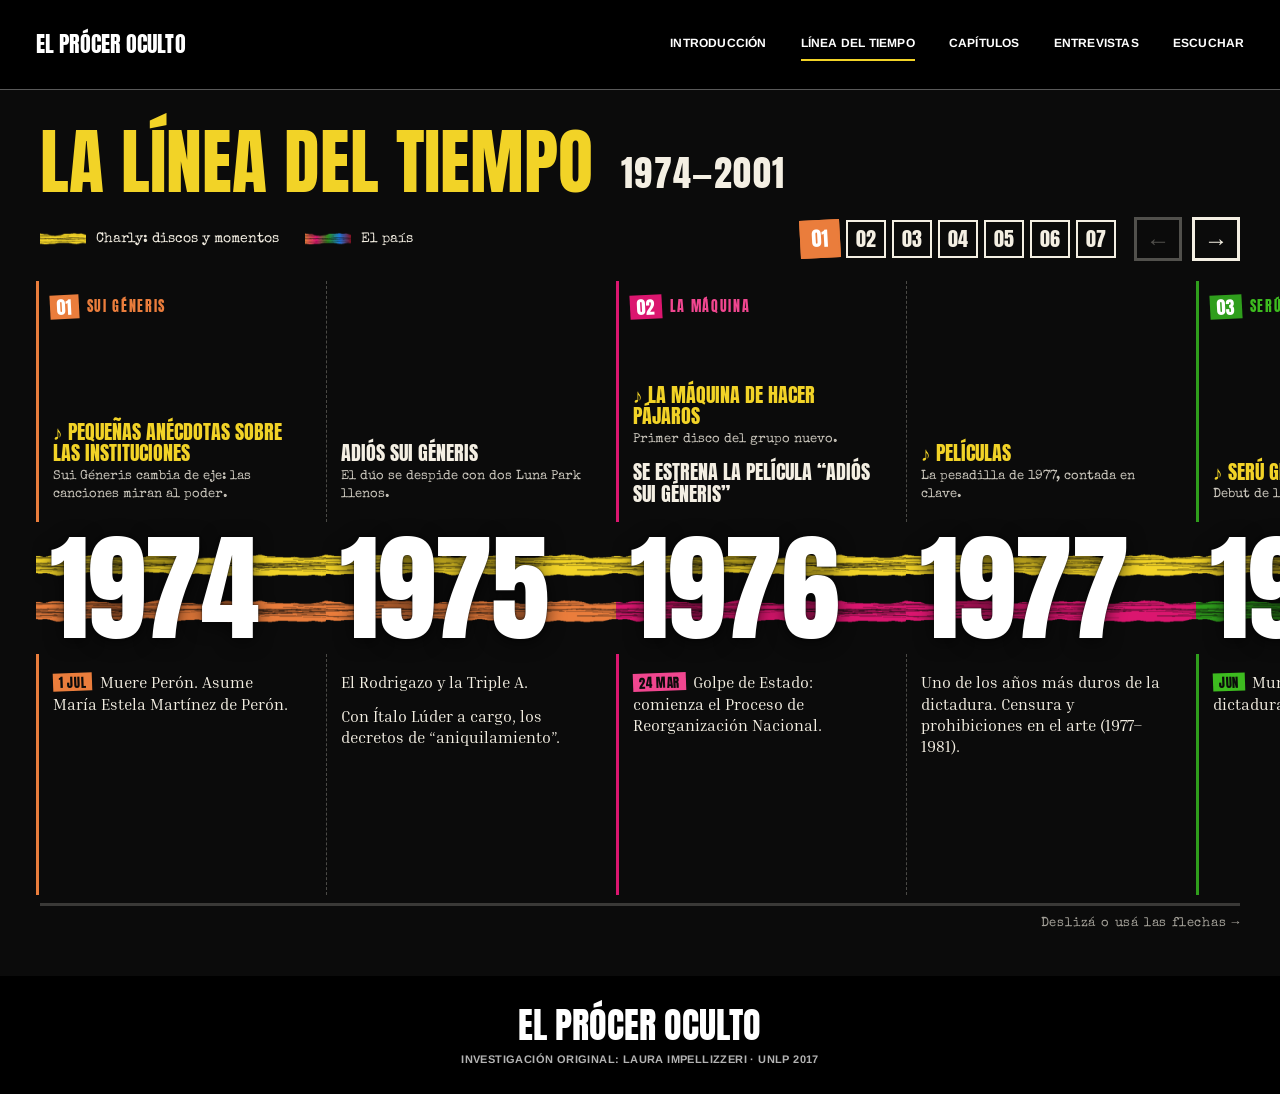
<file: linea-del-tiempo.html>
<!DOCTYPE html>
<html lang="es-AR">
<head>
  <meta charset="utf-8">
  <meta name="viewport" content="width=device-width, initial-scale=1">
  <title>La línea del tiempo — El Prócer Oculto</title>
  <meta name="description" content="De 1974 a 2001: los discos de Charly García y la historia del país, año por año, en dos líneas paralelas.">
  <link rel="icon" type="image/png" href="favicon.png">
  <link rel="apple-touch-icon" href="assets/img/apple-touch-icon.png">
  <meta property="og:type" content="website">
  <meta property="og:site_name" content="El Prócer Oculto">
  <meta property="og:title" content="La línea del tiempo — El Prócer Oculto">
  <meta property="og:description" content="De 1974 a 2001: los discos de Charly García y la historia del país, año por año, en dos líneas paralelas.">
  <meta property="og:url" content="https://franciscofdg.github.io/elproceroculto/linea-del-tiempo.html">
  <meta property="og:image" content="https://franciscofdg.github.io/elproceroculto/assets/img/og.jpg">
  <meta property="og:image:width" content="1200">
  <meta property="og:image:height" content="630">
  <meta property="og:locale" content="es_AR">
  <meta name="twitter:card" content="summary_large_image">
  <link rel="preload" href="assets/fonts/anton-latin-400-normal.woff2" as="font" type="font/woff2" crossorigin>
  <link rel="stylesheet" href="css/styles.css">
</head>
<body class="pagina-linea">

  <header class="nav">
    <a class="nav__marca" href="index.html">EL PRÓCER OCULTO</a>
    <nav class="nav__links" id="menu" aria-label="Principal">
      <a href="index.html">INTRODUCCIÓN</a>
      <a href="linea-del-tiempo.html" aria-current="page">LÍNEA DEL TIEMPO</a>
      <a href="capitulos.html">CAPÍTULOS</a>
      <a href="entrevistas.html">ENTREVISTAS</a>
      <a href="capitulos.html#escuchar">ESCUCHAR</a>
    </nav>
    <button class="nav__menu" type="button" aria-controls="menu" aria-expanded="false">
      <span></span><span></span><span></span>
      <b class="solo-lectores">Menú</b>
    </button>
  </header>

  <main>
    <section class="tl-cab">
      <div class="tl-cab__in">
        <h1 class="tl-cab__titulo">La línea del tiempo <span>1974—2001</span></h1>
        <div class="tl-cab__fila">
          <ul class="tl-ref" aria-label="Referencias">
            <li><i class="tl-ref__linea tl-ref__linea--charly"></i> Charly: discos y momentos</li>
            <li><i class="tl-ref__linea tl-ref__linea--pais"></i> El país</li>
          </ul>
          <nav class="tl-ctrl" aria-label="Recorrer la línea">
            <ol class="tl-chips">
            <li><a href="#tl-etapa-01" style="--color:#ea7d3c" aria-label="Etapa 1: Sui Géneris">01</a></li>
            <li><a href="#tl-etapa-02" style="--color:#db166f" aria-label="Etapa 2: La Máquina">02</a></li>
            <li><a href="#tl-etapa-03" style="--color:#2f9e1c" aria-label="Etapa 3: Serú Girán">03</a></li>
            <li><a href="#tl-etapa-04" style="--color:#1b78e2" aria-label="Etapa 4: Malvinas">04</a></li>
            <li><a href="#tl-etapa-05" style="--color:#0067c7" aria-label="Etapa 5: Regreso democrático">05</a></li>
            <li><a href="#tl-etapa-06" style="--color:#0d5bd1" aria-label="Etapa 6: Say No More">06</a></li>
            <li><a href="#tl-etapa-07" style="--color:#8a0f1e" aria-label="Etapa 7: El derrumbe">07</a></li>
            </ol>
            <button class="tl-flecha" type="button" data-dir="-1" aria-label="Años anteriores">←</button>
            <button class="tl-flecha" type="button" data-dir="1" aria-label="Años siguientes">→</button>
          </nav>
        </div>
      </div>
    </section>

    <section class="tl" aria-label="Línea del tiempo de 1974 a 2001">
      <div class="tl__pista" tabindex="0" aria-label="Deslizá para recorrer los años">
        <ol class="tl__anios">
          <li class="tl-anio" id="anio-1974" style="--color:#ea7d3c; --claro:#ea7d3c">
            <a class="tl-etapa" id="tl-etapa-01" href="capitulos.html#cap-01"><span class="tl-etapa__num">01</span> Sui Géneris</a>
            <ul class="tl-anio__arriba"><li class="tl-ev tl-ev--disco"><span class="tl-ev__tit">♪ Pequeñas anécdotas sobre las instituciones</span><span class="tl-ev__det">Sui Géneris cambia de eje: las canciones miran al poder.</span></li></ul>
            <div class="tl-eje"><span class="tl-eje__num">1974</span></div>
            <ul class="tl-anio__abajo"><li class="tl-pa"><span class="tl-pa__fecha">1 jul</span> Muere Perón. Asume María Estela Martínez de Perón.</li></ul>
          </li>
          <li class="tl-anio" id="anio-1975" style="--color:#ea7d3c; --claro:#ea7d3c">
            
            <ul class="tl-anio__arriba"><li class="tl-ev"><span class="tl-ev__tit">Adiós Sui Géneris</span><span class="tl-ev__det">El dúo se despide con dos Luna Park llenos.</span></li></ul>
            <div class="tl-eje"><span class="tl-eje__num">1975</span></div>
            <ul class="tl-anio__abajo"><li class="tl-pa">El Rodrigazo y la Triple A.</li><li class="tl-pa">Con Ítalo Lúder a cargo, los decretos de “aniquilamiento”.</li></ul>
          </li>
          <li class="tl-anio" id="anio-1976" style="--color:#db166f; --claro:#f0468f">
            <a class="tl-etapa" id="tl-etapa-02" href="capitulos.html#cap-02"><span class="tl-etapa__num">02</span> La Máquina</a>
            <ul class="tl-anio__arriba"><li class="tl-ev tl-ev--disco"><span class="tl-ev__tit">♪ La Máquina de Hacer Pájaros</span><span class="tl-ev__det">Primer disco del grupo nuevo.</span></li><li class="tl-ev"><span class="tl-ev__tit">Se estrena la película “Adiós Sui Géneris”</span></li></ul>
            <div class="tl-eje"><span class="tl-eje__num">1976</span></div>
            <ul class="tl-anio__abajo"><li class="tl-pa"><span class="tl-pa__fecha">24 mar</span> Golpe de Estado: comienza el Proceso de Reorganización Nacional.</li></ul>
          </li>
          <li class="tl-anio" id="anio-1977" style="--color:#db166f; --claro:#f0468f">
            
            <ul class="tl-anio__arriba"><li class="tl-ev tl-ev--disco"><span class="tl-ev__tit">♪ Películas</span><span class="tl-ev__det">La pesadilla de 1977, contada en clave.</span></li></ul>
            <div class="tl-eje"><span class="tl-eje__num">1977</span></div>
            <ul class="tl-anio__abajo"><li class="tl-pa">Uno de los años más duros de la dictadura. Censura y prohibiciones en el arte (1977–1981).</li></ul>
          </li>
          <li class="tl-anio" id="anio-1978" style="--color:#2f9e1c; --claro:#3dbb1f">
            <a class="tl-etapa" id="tl-etapa-03" href="capitulos.html#cap-03"><span class="tl-etapa__num">03</span> Serú Girán</a>
            <ul class="tl-anio__arriba"><li class="tl-ev tl-ev--disco"><span class="tl-ev__tit">♪ Serú Girán</span><span class="tl-ev__det">Debut de la banda.</span></li></ul>
            <div class="tl-eje"><span class="tl-eje__num">1978</span></div>
            <ul class="tl-anio__abajo"><li class="tl-pa"><span class="tl-pa__fecha">jun</span> Mundial 78 en plena dictadura.</li></ul>
          </li>
          <li class="tl-anio" id="anio-1979" style="--color:#2f9e1c; --claro:#3dbb1f">
            
            <ul class="tl-anio__arriba"><li class="tl-ev tl-ev--disco"><span class="tl-ev__tit">♪ La grasa de las capitales</span><span class="tl-ev__det">Letras crudas sobre la actualidad política.</span></li></ul>
            <div class="tl-eje"><span class="tl-eje__num">1979</span></div>
            <ul class="tl-anio__abajo"></ul>
          </li>
          <li class="tl-anio" id="anio-1980" style="--color:#2f9e1c; --claro:#3dbb1f">
            
            <ul class="tl-anio__arriba"><li class="tl-ev tl-ev--disco"><span class="tl-ev__tit">♪ Bicicleta</span><span class="tl-ev__det">Incluye “Canción de Alicia en el País”.</span></li></ul>
            <div class="tl-eje"><span class="tl-eje__num">1980</span></div>
            <ul class="tl-anio__abajo"></ul>
          </li>
          <li class="tl-anio" id="anio-1981" style="--color:#2f9e1c; --claro:#3dbb1f">
            
            <ul class="tl-anio__arriba"><li class="tl-ev tl-ev--disco"><span class="tl-ev__tit">♪ Peperina</span></li></ul>
            <div class="tl-eje"><span class="tl-eje__num">1981</span></div>
            <ul class="tl-anio__abajo"><li class="tl-pa"><span class="tl-pa__fecha">22 dic</span> Galtieri reemplaza a Viola al frente de la Junta.</li></ul>
          </li>
          <li class="tl-anio tl-anio--ancho" id="anio-1982" style="--color:#1b78e2; --claro:#4f9dff">
            <a class="tl-etapa" id="tl-etapa-04" href="capitulos.html#cap-04"><span class="tl-etapa__num">04</span> Malvinas</a>
            <ul class="tl-anio__arriba"><li class="tl-ev tl-ev--disco"><span class="tl-ev__tit">♪ Yendo de la cama al living</span><span class="tl-ev__det">Incluye “No bombardeen Buenos Aires”.</span></li><li class="tl-ev"><span class="tl-ev__tit">Festival de la Solidaridad Latinoamericana</span><span class="tl-ev__det">Mayo, a beneficio de los combatientes.</span></li></ul>
            <div class="tl-eje"><span class="tl-eje__num">1982</span></div>
            <ul class="tl-anio__abajo"><li class="tl-pa"><span class="tl-pa__fecha">2 abr</span> Desembarco en Malvinas.</li><li class="tl-pa"><span class="tl-pa__fecha">2 may</span> Hundimiento del crucero General Belgrano.</li><li class="tl-pa"><span class="tl-pa__fecha">14 jun</span> Fin de la guerra.</li><li class="tl-pa"><span class="tl-pa__fecha">dic</span> Marcha por la Democracia en Plaza de Mayo.</li></ul>
          </li>
          <li class="tl-anio" id="anio-1983" style="--color:#1b78e2; --claro:#4f9dff">
            
            <ul class="tl-anio__arriba"><li class="tl-ev tl-ev--disco"><span class="tl-ev__tit">♪ Clics modernos</span><span class="tl-ev__det">Noviembre. Incluye “Los dinosaurios”.</span></li></ul>
            <div class="tl-eje"><span class="tl-eje__num">1983</span></div>
            <ul class="tl-anio__abajo"><li class="tl-pa"><span class="tl-pa__fecha">30 oct</span> Alfonsín gana con el 52 % de los votos.</li><li class="tl-pa"><span class="tl-pa__fecha">10 dic</span> Vuelve la democracia.</li></ul>
          </li>
          <li class="tl-anio" id="anio-1984" style="--color:#0067c7; --claro:#4a9bff">
            <a class="tl-etapa" id="tl-etapa-05" href="capitulos.html#cap-05"><span class="tl-etapa__num">05</span> Regreso democrático</a>
            <ul class="tl-anio__arriba"><li class="tl-ev tl-ev--disco"><span class="tl-ev__tit">♪ Piano Bar</span><span class="tl-ev__det">“Demoliendo hoteles” y “Cerca de la revolución”.</span></li></ul>
            <div class="tl-eje"><span class="tl-eje__num">1984</span></div>
            <ul class="tl-anio__abajo"></ul>
          </li>
          <li class="tl-anio" id="anio-1985" style="--color:#0067c7; --claro:#4a9bff">
            
            <ul class="tl-anio__arriba"></ul>
            <div class="tl-eje"><span class="tl-eje__num">1985</span></div>
            <ul class="tl-anio__abajo"><li class="tl-pa">Juicio a las Juntas.</li></ul>
          </li>
          <li class="tl-anio" id="anio-1986" style="--color:#0067c7; --claro:#4a9bff">
            
            <ul class="tl-anio__arriba"></ul>
            <div class="tl-eje"><span class="tl-eje__num">1986</span></div>
            <ul class="tl-anio__abajo"><li class="tl-pa"><span class="tl-pa__fecha">dic</span> Ley de Punto Final.</li></ul>
          </li>
          <li class="tl-anio" id="anio-1987" style="--color:#0067c7; --claro:#4a9bff">
            
            <ul class="tl-anio__arriba"><li class="tl-ev tl-ev--disco"><span class="tl-ev__tit">♪ Parte de la religión</span></li></ul>
            <div class="tl-eje"><span class="tl-eje__num">1987</span></div>
            <ul class="tl-anio__abajo"><li class="tl-pa"><span class="tl-pa__fecha">jun</span> Ley de Obediencia Debida.</li></ul>
          </li>
          <li class="tl-anio tl-anio--salto" aria-hidden="true">
            <div class="tl-anio__arriba"></div>
            <div class="tl-eje"><span class="tl-eje__salto">//</span></div>
            <div class="tl-anio__abajo"></div>
          </li>
          <li class="tl-anio" id="anio-1989" style="--color:#0067c7; --claro:#4a9bff">
            
            <ul class="tl-anio__arriba"><li class="tl-ev tl-ev--disco"><span class="tl-ev__tit">♪ Cómo conseguir chicas</span><span class="tl-ev__det">5 de enero, en medio de la crisis.</span></li></ul>
            <div class="tl-eje"><span class="tl-eje__num">1989</span></div>
            <ul class="tl-anio__abajo"><li class="tl-pa"><span class="tl-pa__fecha">ene</span> Ataque al cuartel de La Tablada.</li><li class="tl-pa"><span class="tl-pa__fecha">8 jul</span> Asume Menem.</li><li class="tl-pa"><span class="tl-pa__fecha">7 oct</span> Primeros indultos.</li></ul>
          </li>
          <li class="tl-anio" id="anio-1990" style="--color:#0d5bd1; --claro:#5b93ff">
            <a class="tl-etapa" id="tl-etapa-06" href="capitulos.html#cap-06"><span class="tl-etapa__num">06</span> Say No More</a>
            <ul class="tl-anio__arriba"><li class="tl-ev tl-ev--disco"><span class="tl-ev__tit">♪ Filosofía barata y zapatos de goma</span></li></ul>
            <div class="tl-eje"><span class="tl-eje__num">1990</span></div>
            <ul class="tl-anio__abajo"><li class="tl-pa"><span class="tl-pa__fecha">dic</span> Indultos a los ex comandantes de la Junta.</li></ul>
          </li>
          <li class="tl-anio tl-anio--salto" aria-hidden="true">
            <div class="tl-anio__arriba"></div>
            <div class="tl-eje"><span class="tl-eje__salto">//</span></div>
            <div class="tl-anio__abajo"></div>
          </li>
          <li class="tl-anio" id="anio-1994" style="--color:#0d5bd1; --claro:#5b93ff">
            
            <ul class="tl-anio__arriba"><li class="tl-ev tl-ev--disco"><span class="tl-ev__tit">♪ La hija de la lágrima</span><span class="tl-ev__det">Incluye “Chipi-Chipi”.</span></li></ul>
            <div class="tl-eje"><span class="tl-eje__num">1994</span></div>
            <ul class="tl-anio__abajo"></ul>
          </li>
          <li class="tl-anio" id="anio-1995" style="--color:#0d5bd1; --claro:#5b93ff">
            
            <ul class="tl-anio__arriba"><li class="tl-ev tl-ev--disco"><span class="tl-ev__tit">♪ Hello! MTV Unplugged</span><span class="tl-ev__det">En vivo.</span></li></ul>
            <div class="tl-eje"><span class="tl-eje__num">1995</span></div>
            <ul class="tl-anio__abajo"><li class="tl-pa">Menem es reelecto.</li></ul>
          </li>
          <li class="tl-anio" id="anio-1996" style="--color:#0d5bd1; --claro:#5b93ff">
            
            <ul class="tl-anio__arriba"><li class="tl-ev tl-ev--disco"><span class="tl-ev__tit">♪ Say No More</span><span class="tl-ev__det">El disco más raro de su carrera.</span></li></ul>
            <div class="tl-eje"><span class="tl-eje__num">1996</span></div>
            <ul class="tl-anio__abajo"></ul>
          </li>
          <li class="tl-anio" id="anio-1997" style="--color:#0d5bd1; --claro:#5b93ff">
            
            <ul class="tl-anio__arriba"><li class="tl-ev"><span class="tl-ev__tit">“No digas nada”</span><span class="tl-ev__det">Sergio Marchi publica su libro sobre Charly.</span></li></ul>
            <div class="tl-eje"><span class="tl-eje__num">1997</span></div>
            <ul class="tl-anio__abajo"><li class="tl-pa">Nace la Alianza: UCR + FrePaSo.</li></ul>
          </li>
          <li class="tl-anio" id="anio-1998" style="--color:#0d5bd1; --claro:#5b93ff">
            
            <ul class="tl-anio__arriba"><li class="tl-ev tl-ev--disco"><span class="tl-ev__tit">♪ El Aguante</span><span class="tl-ev__det">Diciembre. Último disco de estudio de la década.</span></li></ul>
            <div class="tl-eje"><span class="tl-eje__num">1998</span></div>
            <ul class="tl-anio__abajo"></ul>
          </li>
          <li class="tl-anio" id="anio-1999" style="--color:#0d5bd1; --claro:#5b93ff">
            
            <ul class="tl-anio__arriba"><li class="tl-ev"><span class="tl-ev__tit">Buenos Aires Vivo III</span><span class="tl-ev__det">Febrero. Se graba “Demasiado ego”; Charly saluda a las Madres de Plaza de Mayo.</span></li></ul>
            <div class="tl-eje"><span class="tl-eje__num">1999</span></div>
            <ul class="tl-anio__abajo"><li class="tl-pa"><span class="tl-pa__fecha">oct</span> De la Rúa gana con el 48 %.</li><li class="tl-pa"><span class="tl-pa__fecha">10 dic</span> Asume De la Rúa.</li></ul>
          </li>
          <li class="tl-anio tl-anio--ancho" id="anio-2000" style="--color:#8a0f1e; --claro:#e0453f">
            <a class="tl-etapa" id="tl-etapa-07" href="capitulos.html#cap-07"><span class="tl-etapa__num">07</span> El derrumbe</a>
            <ul class="tl-anio__arriba"><li class="tl-ev"><span class="tl-ev__tit">El salto del Hotel Aconcagua</span><span class="tl-ev__det">3 de marzo, Mendoza: del noveno piso a la pileta.</span></li><li class="tl-ev tl-ev--disco"><span class="tl-ev__tit">♪ Sinfonías para adolescentes</span><span class="tl-ev__det">Octubre. Vuelve Sui Géneris; sale “Juan Represión”.</span></li><li class="tl-ev"><span class="tl-ev__tit">Sui Géneris en la cancha de Boca</span><span class="tl-ev__det">Diciembre, ante tres generaciones.</span></li></ul>
            <div class="tl-eje"><span class="tl-eje__num">2000</span></div>
            <ul class="tl-anio__abajo"><li class="tl-pa"><span class="tl-pa__fecha">oct</span> Renuncia el vicepresidente Chacho Álvarez.</li></ul>
          </li>
          <li class="tl-anio" id="anio-2001" style="--color:#8a0f1e; --claro:#e0453f">
            
            <ul class="tl-anio__arriba"><li class="tl-ev"><span class="tl-ev__tit">Parque Sarmiento</span><span class="tl-ev__det">Enero. Sui Géneris gratis ante 150.000 personas.</span></li></ul>
            <div class="tl-eje"><span class="tl-eje__num">2001</span></div>
            <ul class="tl-anio__abajo"><li class="tl-pa"><span class="tl-pa__fecha">mar</span> Cavallo, ministro de Economía.</li><li class="tl-pa"><span class="tl-pa__fecha">19 y 20 dic</span> Estado de sitio, represión y renuncia de De la Rúa.</li></ul>
          </li>
          <li class="tl-anio tl-anio--fin">
            <div class="tl-anio__arriba"></div>
            <div class="tl-eje"></div>
            <div class="tl-anio__abajo tl-fin">
              <a class="boton" href="capitulos.html">Leer los capítulos →</a>
            </div>
          </li>
        </ol>
      </div>
      <div class="tl__progreso" aria-hidden="true"><span></span></div>
      <p class="tl__ayuda" aria-hidden="true">Deslizá o usá las flechas →</p>
    </section>
  </main>

  <footer class="pie">
    <div>
      <a class="pie__marca" href="index.html">EL PRÓCER OCULTO</a>
      <p class="pie__credito">INVESTIGACIÓN ORIGINAL: LAURA IMPELLIZZERI · UNLP 2017</p>
    </div>
  </footer>

  <script src="js/main.js"></script>
</body>
</html>
</file>
<file: css/styles.css>
/* ==========================================================================
   EL PRÓCER OCULTO — estilos compartidos (landing + capítulos)
   Medidas tomadas del prototipo de Figma (lienzo de 1440 px).
   ========================================================================== */

/* ---------- Tipografías (alojadas en assets/fonts) ---------- */
@font-face { font-family: "Anton"; src: url("../assets/fonts/anton-latin-400-normal.woff2") format("woff2"); font-weight: 400; font-display: swap; }
@font-face { font-family: "Arimo"; src: url("../assets/fonts/arimo-latin-700-normal.woff2") format("woff2"); font-weight: 700; font-display: swap; }
@font-face { font-family: "Special Elite"; src: url("../assets/fonts/special-elite-latin-400-normal.woff2") format("woff2"); font-weight: 400; font-display: swap; }
@font-face { font-family: "Inria Serif"; src: url("../assets/fonts/inria-serif-latin-400-normal.woff2") format("woff2"); font-weight: 400; font-display: swap; }
@font-face { font-family: "Inria Serif"; src: url("../assets/fonts/inria-serif-latin-400-italic.woff2") format("woff2"); font-weight: 400; font-style: italic; font-display: swap; }

/* ---------- Variables ---------- */
:root {
  --negro: #0b0b0b;
  --negro-puro: #000;
  --blanco: #fff;
  --marfil: #fffef6;
  --papel: #f4efe3;
  --amarillo: #f2d327;
  --cinta: rgba(255, 212, 0, .8);
  --naranja: #ff4a1c;
  --bordo: #8a0f1e;

  --titular: "Anton", "Arial Narrow", Impact, sans-serif;
  --rotulo: "Arimo", Arial, Helvetica, sans-serif;
  --maquina: "Special Elite", "Courier New", monospace;
  --lectura: "Inria Serif", Georgia, serif;

  --ancho: 1130px;          /* columna de texto de la landing */
  --ancho-cap: 960px;       /* columna de la página de capítulos */
  --margen: clamp(20px, 2.78vw, 40px);
  --nav: 90px;
}

/* ---------- Base ---------- */
*, *::before, *::after { box-sizing: border-box; }
html { scroll-behavior: smooth; scroll-padding-top: var(--nav); -webkit-text-size-adjust: 100%; }
body { margin: 0; background: var(--blanco); color: var(--negro-puro); font-family: var(--lectura); line-height: 1.2; overflow-x: hidden; }
img { display: block; max-width: 100%; }
a { color: inherit; }
h1, h2, h3, p, figure, blockquote, ul, ol { margin: 0; padding: 0; }
ul, ol { list-style: none; }
:focus-visible { outline: 3px solid var(--amarillo); outline-offset: 3px; }
.solo-lectores { position: absolute; width: 1px; height: 1px; overflow: hidden; clip-path: inset(50%); white-space: nowrap; }
.col { width: min(var(--ancho), 100% - 2 * var(--margen)); margin-inline: auto; }

/* ---------- Navegación ---------- */
.nav { position: sticky; top: 0; z-index: 50; height: var(--nav); display: flex; align-items: center; justify-content: space-between; gap: 24px; padding-inline: var(--margen); background: var(--negro-puro); color: var(--blanco); border-bottom: 1px solid rgba(255, 255, 255, .35); }
.nav__marca { font-family: var(--titular); font-size: 22px; text-decoration: none; letter-spacing: .2px; white-space: nowrap; }
.nav__links { display: flex; align-items: center; gap: 34px; }
.nav__links a { font-family: var(--rotulo); font-weight: 700; font-size: 12px; text-decoration: none; letter-spacing: .2px; padding-block: 8px; border-bottom: 2px solid transparent; }
.nav__links a:hover, .nav__links a[aria-current="page"] { border-bottom-color: var(--amarillo); }
.nav__menu { display: none; width: 44px; height: 44px; margin-right: -9px; padding: 0; border: 0; background: none; color: inherit; cursor: pointer; }
.nav__menu span { display: block; width: 26px; height: 2px; margin: 6px auto; background: currentColor; transition: transform .2s, opacity .2s; }
@media (max-width: 760px) {
  :root { --nav: 68px; }
  .nav__menu { display: block; }
  .nav__links { position: absolute; top: 100%; left: 0; right: 0; flex-direction: column; align-items: stretch; gap: 0; padding: 8px var(--margen) 20px; background: var(--negro-puro); border-bottom: 1px solid rgba(255, 255, 255, .35); display: none; }
  .nav__links a { font-size: 14px; padding-block: 14px; border-bottom: 1px solid rgba(255, 255, 255, .15); }
  .nav.abierta .nav__links { display: flex; }
  .nav.abierta .nav__menu span:nth-child(1) { transform: translateY(8px) rotate(45deg); }
  .nav.abierta .nav__menu span:nth-child(2) { opacity: 0; }
  .nav.abierta .nav__menu span:nth-child(3) { transform: translateY(-8px) rotate(-45deg); }
}

/* ---------- Pie ---------- */
.pie { background: var(--negro-puro); color: var(--blanco); min-height: 114px; display: grid; place-items: center; padding: 28px var(--margen); text-align: center; }
.pie__marca { font-family: var(--titular); font-size: 36px; text-decoration: none; }
.pie__credito { font-family: var(--rotulo); font-weight: 700; font-size: 11px; letter-spacing: .4px; opacity: .7; margin-top: 6px; }

/* ==========================================================================
   LANDING
   ========================================================================== */

/* ---------- Portada ---------- */
.portada { position: relative; isolation: isolate; color: var(--blanco); background: var(--negro-puro); min-height: min(62.5vw, 900px); display: grid; grid-template-rows: auto 1fr auto; padding: clamp(18px, 2.9vw, 42px) var(--margen) clamp(16px, 2vw, 28px); overflow: hidden; }
.portada__foto { position: absolute; inset: 0; z-index: -1; width: 100%; height: 100%; object-fit: cover; object-position: 50% 30%; }
.portada::after { content: ""; position: absolute; inset: auto 0 0 0; height: 35%; z-index: -1; background: linear-gradient(to top, rgba(0, 0, 0, .7), transparent); }
.rotulo { font-family: var(--rotulo); font-weight: 700; font-size: 12px; letter-spacing: .2px; text-transform: uppercase; }
.portada__fila { display: flex; justify-content: space-between; gap: 16px; }
.portada__centro { align-self: center; text-align: center; padding-block: clamp(12px, 2vw, 28px); }
.portada__firma { display: inline-block; font-family: var(--rotulo); font-weight: 700; font-size: clamp(10px, .98vw, 14px); padding: 0 clamp(16px, 6vw, 88px) clamp(8px, 1vw, 14px); border-bottom: 1px solid currentColor; }
.portada__titulo { font-family: var(--titular); font-weight: 400; font-size: clamp(64px, 15.97vw, 230px); line-height: 1.06; text-transform: uppercase; margin-top: clamp(4px, .8vw, 12px); }
.portada__titulo span { display: block; }
.portada__titulo span + span { color: var(--marfil); }
.portada__bajada { font-family: var(--rotulo); font-weight: 700; font-size: clamp(11px, 1.05vw, 15px); text-transform: uppercase; }
.portada__ir { display: inline-block; margin-top: 8px; padding-bottom: 14px; font-family: var(--rotulo); font-weight: 700; font-size: 13px; text-decoration: none; border-bottom: 2px solid currentColor; }
.portada__ir:hover { color: var(--amarillo); }
.portada__pie { display: grid; grid-template-columns: 1fr auto 1fr; align-items: end; gap: 16px; }
.portada__pie > :nth-child(2) { text-align: center; }
.portada__pie > :last-child { text-align: right; }
@media (max-width: 760px) {
  .portada { min-height: 78vh; }
  .portada__pie { grid-template-columns: 1fr; justify-items: center; text-align: center; }
  .portada__pie > :last-child { text-align: center; }
  .portada__pie > :first-child { order: 2; }
}

/* ---------- Bloques de texto ---------- */
.seccion { padding-block: clamp(48px, 5vw, 72px) clamp(40px, 4.2vw, 60px); }
.seccion--negra { background: var(--negro-puro); color: var(--blanco); }
.titulo-seccion { font-family: var(--titular); font-weight: 400; font-size: clamp(44px, 6.1vw, 88px); line-height: 1.15; text-transform: uppercase; text-align: center; }
.destacado { font-family: var(--maquina); font-size: clamp(20px, 1.95vw, 28px); line-height: 1.25; text-align: center; max-width: 884px; margin-inline: auto; }
.destacado--ancho { max-width: 884px; }
.prosa { font-size: clamp(18px, 1.46vw, 21px); line-height: 1.5; max-width: 760px; margin-inline: auto; }
.prosa p + p { margin-top: 1.2em; }
.apertura .destacado { margin-top: clamp(20px, 2.6vw, 38px); }
.apertura .prosa { margin-top: clamp(28px, 3.4vw, 50px); }

/* ---------- Las voces ---------- */
.voces { padding-bottom: clamp(56px, 6vw, 96px); }
.voces__lista { margin-top: clamp(36px, 5.6vw, 80px); display: grid; gap: clamp(48px, 6.4vw, 92px); }
.voz { display: grid; grid-template-columns: 400px minmax(0, 500px); justify-content: center; column-gap: clamp(28px, 4.4vw, 64px); align-items: center; }
.voz--invertida { grid-template-columns: minmax(0, 500px) 400px; }
.voz__foto { width: 100%; max-width: 400px; aspect-ratio: 4 / 5; object-fit: cover; background: #d9d9d9; }
.voz__nombre { font-family: var(--titular); font-weight: 400; font-size: clamp(40px, 5vw, 72px); line-height: 1.1; text-transform: uppercase; }
.voz__bio { margin-top: clamp(10px, 1.2vw, 18px); font-size: clamp(17px, 1.39vw, 20px); line-height: 1.5; max-width: 500px; }
.voz--invertida .voz__foto { order: 2; justify-self: end; }
.voz--corta .voz__foto { aspect-ratio: 4 / 5; }
@media (max-width: 760px) {
  .voz, .voz--invertida { grid-template-columns: 1fr; row-gap: 20px; }
  .voz--invertida .voz__foto { order: 0; justify-self: start; }
  .voz__foto { max-width: 320px; aspect-ratio: 4 / 5; }
}

/* ---------- Cierre ---------- */
.comillas { font-family: var(--titular); font-size: clamp(150px, 20.8vw, 300px); line-height: 1.2; height: .62em; overflow: hidden; text-align: center; color: transparent; -webkit-text-stroke: clamp(4px, .55vw, 8px) var(--negro-puro); paint-order: stroke fill; letter-spacing: .02em; }
.cierre .destacado { margin-top: clamp(24px, 3vw, 44px); }
.cierre .prosa { margin-top: clamp(28px, 3.4vw, 50px); }
.foto-ancha { width: 100%; max-height: 1180px; object-fit: cover; object-position: 50% 30%; background: var(--negro-puro); }
.cierre-final { padding-block: clamp(36px, 4vw, 58px) clamp(48px, 5vw, 72px); }

/* ==========================================================================
   CAPÍTULOS
   ========================================================================== */

.pagina-capitulos { background: var(--blanco); }

/* ---------- Cabecera ---------- */
.cabecera { background: var(--negro); color: var(--amarillo); min-height: min(55vw, 792px); display: flex; align-items: center; padding: clamp(48px, 8vw, 120px) var(--margen); }
.cabecera__in { width: min(var(--ancho-cap), 100%); margin-left: clamp(0px, 20.4vw - 40px, 294px); }
.cabecera__titulo { font-family: var(--titular); font-weight: 400; font-size: clamp(54px, 9.72vw, 140px); line-height: .907; letter-spacing: -.005em; text-transform: uppercase; }
.cabecera__titulo span { display: block; }
.indice { margin-top: clamp(28px, 3vw, 44px); }
.indice__rotulo { font-family: var(--titular); font-size: 14px; letter-spacing: 2.8px; text-transform: uppercase; }
.indice__lista { display: flex; flex-wrap: wrap; gap: 10px; margin-top: 12px; }
.indice__lista a { display: grid; place-items: center; width: clamp(58px, 6.3vw, 91px); height: clamp(56px, 5.9vw, 85px); border: 3px solid var(--papel); color: var(--papel); font-family: var(--titular); font-size: clamp(30px, 3.47vw, 50px); line-height: 1; text-decoration: none; transition: background .15s, color .15s, transform .15s; }
.indice__lista a:hover, .indice__lista a.activo { background: var(--amarillo); border-color: var(--amarillo); color: var(--negro); transform: rotate(-2deg); }

/* ---------- Banda de capítulo (foto a sangre) ---------- */
.banda { position: relative; isolation: isolate; overflow: hidden; background: var(--negro-puro); color: var(--blanco); aspect-ratio: 1440 / 866; max-height: 866px; width: 100%; display: flex; align-items: center; padding-inline: clamp(20px, 16.67vw, 240px) var(--margen); }
.banda__foto { position: absolute; inset: 0; z-index: -2; width: 100%; height: 100%; object-fit: cover; }
.banda__tinte { position: absolute; inset: 0; z-index: -1; mix-blend-mode: color; }
.banda::after { content: ""; position: absolute; inset: 0; z-index: -1; background: radial-gradient(ellipse at 35% 50%, rgba(0, 0, 0, .28), transparent 62%); pointer-events: none; }
.banda__in { display: flex; align-items: center; gap: clamp(18px, 8.9vw, 128px); }
.banda__num { flex: none; }
.numblk { display: grid; place-items: center; width: clamp(74px, 10.8vw, 155px); height: clamp(70px, 10.3vw, 148px); transform: rotate(-2deg); background: var(--color, var(--bordo)); font-family: var(--titular); font-size: clamp(62px, 9.72vw, 140px); line-height: .9; color: var(--blanco); }
.numblk span { transform: rotate(-2deg); }
.banda__cm { display: block; margin-top: clamp(8px, 1vw, 14px); font-family: var(--titular); font-size: clamp(11px, .97vw, 14px); letter-spacing: 1.68px; text-transform: uppercase; white-space: nowrap; }
.banda__titulo { font-family: var(--titular); font-weight: 400; font-size: clamp(44px, 8.89vw, 128px); line-height: .99; text-transform: uppercase; text-shadow: 0 2px 24px rgba(0, 0, 0, .35); }
@media (max-width: 760px) {
  .banda { aspect-ratio: auto; min-height: 62vw; padding-block: 36px; }
}

/* ---------- Cuerpo del capítulo ---------- */
.cap__cuerpo { padding: clamp(44px, 5.6vw, 80px) var(--margen) clamp(64px, 8vw, 116px); }
.cap--oscuro .cap__cuerpo { background: var(--negro); color: var(--blanco); }
.cap__in { width: min(var(--ancho-cap), 100%); margin-inline: auto; }
.cg { display: grid; grid-template-columns: 197px 1fr; column-gap: 44px; align-items: start; }
.cap--oscuro .cg { grid-template-columns: 1fr 197px; }
.cap--oscuro .cl { order: 2; text-align: right; }
.cl { font-family: var(--titular); font-size: 14px; line-height: 1.6; letter-spacing: 1.68px; text-transform: uppercase; padding-top: 6px; }
.cl__anios { display: block; font-size: clamp(30px, 2.9vw, 42px); line-height: 1.05; letter-spacing: 0; color: var(--color); }
.cl__orig { display: block; margin-top: 12px; font-family: var(--maquina); font-size: 12px; line-height: 1.35; letter-spacing: .4px; text-transform: none; opacity: .75; }
.hd3 { font-family: var(--titular); font-weight: 400; font-size: clamp(30px, 3.6vw, 52px); line-height: 1.02; text-transform: uppercase; color: var(--color); }
.cap--oscuro .hd3 { color: var(--color-claro, var(--color)); }
.bj { margin-top: 18px; max-width: 568px; font-family: var(--maquina); font-size: clamp(16px, 1.25vw, 18px); line-height: 1.6; }
.pull { margin-top: 30px; padding-left: 18px; border-left: 6px solid var(--naranja); }
.pull p { font-family: var(--titular); font-size: clamp(26px, 2.64vw, 38px); line-height: 1.08; text-transform: uppercase; }
.pull footer, .recorte footer { margin-top: 10px; font-family: var(--maquina); font-size: 13px; line-height: 1.4; letter-spacing: .3px; }
.chips { display: flex; flex-wrap: wrap; gap: 8px; margin-top: 26px; }
.chips a { display: inline-block; padding: 6px 10px 3px; border: 2px solid currentColor; font-family: var(--maquina); font-size: 13px; line-height: 1.6; text-decoration: none; transition: background .15s, color .15s; }
.chips a:hover { background: var(--amarillo); border-color: var(--amarillo); color: var(--negro); }

/* ---------- Trío de recortes ---------- */
.trio { display: grid; grid-template-columns: repeat(3, 280px); justify-content: space-between; margin-top: clamp(56px, 5.6vw, 80px); padding-inline: 10px; }
.cut { position: relative; width: 280px; min-height: 350px; background: var(--papel); color: var(--negro); box-shadow: 0 10px 26px rgba(0, 0, 0, .22); }
.cut:nth-child(1) { transform: rotate(-3deg); }
.cut:nth-child(2) { transform: rotate(-1deg); margin-top: 14px; }
.cut:nth-child(3) { transform: rotate(5.16deg); }
.cut::before { content: ""; position: absolute; top: -15px; left: 141px; width: 70px; height: 22px; background: var(--cinta); transform: rotate(-4deg); z-index: 2; }
.cut__tag { position: absolute; left: 22px; bottom: -4px; padding: 4px 6px 2px; background: var(--papel); color: var(--negro); font-family: var(--maquina); font-size: 12px; line-height: 1.15; letter-spacing: 1.2px; text-transform: uppercase; box-shadow: 0 1px 0 rgba(0, 0, 0, .25); z-index: 2; }
.cut--foto { background: #c9c6bd radial-gradient(rgba(11, 11, 11, .55) 1.1px, transparent 1.4px) 0 0 / 6px 6px; }
.cut--foto img { position: absolute; inset: 0; width: 100%; height: 100%; object-fit: cover; filter: grayscale(1) contrast(1.08); }
.cut--color img { filter: none; }
.cut--foto.sin-foto::after { content: "falta la foto"; position: absolute; inset: 0; display: grid; place-items: center; font-family: var(--maquina); font-size: 13px; letter-spacing: 1.2px; text-transform: uppercase; color: var(--negro); }
.recorte { padding: 34px 24px 40px; display: flex; flex-direction: column; justify-content: center; }
.recorte p { font-family: var(--maquina); font-size: 19px; line-height: 1.34; }
.recorte p::before { content: "“"; }
.recorte p::after { content: "”"; }
.recorte footer { border-top: 2px solid var(--negro); padding-top: 8px; margin-top: 16px; }
.recorte--color { background: var(--color); color: var(--blanco); }
.recorte--color footer { border-top-color: currentColor; }
.recorte--amarillo { background: var(--amarillo); }
@media (max-width: 940px) {
  .cg, .cap--oscuro .cg { grid-template-columns: 1fr; row-gap: 20px; }
  .cap--oscuro .cl { order: 0; text-align: left; }
  .trio { grid-template-columns: repeat(auto-fit, 280px); justify-content: center; gap: 40px 28px; }
}

/* ---------- Archivo sonoro ---------- */
.sonoro { background: var(--negro); color: var(--papel); padding: clamp(56px, 6.6vw, 96px) var(--margen) clamp(64px, 7.6vw, 110px); }
.sonoro__in { width: min(var(--ancho-cap), 100%); margin-inline: auto; }
.sonoro__titulo { font-family: var(--titular); font-weight: 400; font-size: clamp(48px, 7vw, 100px); line-height: .95; text-transform: uppercase; color: var(--amarillo); }
.sonoro__bajada { margin-top: 14px; font-family: var(--maquina); font-size: 16px; line-height: 1.6; }
.pistas { margin-top: clamp(28px, 3.4vw, 48px); border-top: 3px solid var(--papel); }
.pistas a { display: grid; grid-template-columns: 76px 1fr auto; align-items: center; column-gap: 18px; padding: 14px 6px 10px; border-bottom: 1px solid rgba(244, 239, 227, .4); text-decoration: none; transition: background .15s, color .15s; }
.pistas a:hover { background: var(--amarillo); color: var(--negro); }
.pistas__cap { font-family: var(--titular); font-size: 30px; line-height: 1; }
.pistas__tema { font-family: var(--titular); font-size: clamp(20px, 2vw, 28px); line-height: 1.1; text-transform: uppercase; }
.pistas__dato { display: block; margin-top: 4px; font-family: var(--maquina); font-size: 13px; line-height: 1.4; text-transform: none; }
.pistas__ir { font-family: var(--rotulo); font-weight: 700; font-size: 12px; text-transform: uppercase; white-space: nowrap; }
@media (max-width: 560px) {
  .pistas a { grid-template-columns: 48px 1fr; }
  .pistas__ir { display: none; }
}

@media (prefers-reduced-motion: reduce) {
  html { scroll-behavior: auto; }
  * { transition: none !important; }
}

/* ==========================================================================
   ENTREVISTAS
   ========================================================================== */

.solo-movil { display: none; }
@media (max-width: 760px) { .solo-movil { display: inline; } }

/* ---------- Cabecera ---------- */
.cabecera--entrevistas { position: relative; justify-content: space-between; gap: 40px; padding-bottom: clamp(72px, 9vw, 130px); overflow: hidden; }
.cabecera--entrevistas .cabecera__in { width: min(700px, 100%); margin-left: clamp(0px, 9.7vw - 40px, 100px); }
.cabecera--entrevistas .cabecera__titulo { font-size: clamp(50px, 8.2vw, 118px); }
.cabecera__bajada { margin-top: 30px; max-width: 520px; font-family: var(--maquina); font-size: clamp(15px, 1.2vw, 17px); line-height: 1.6; color: var(--papel); }
/* marca de grabación */
.rec { display: inline-flex; align-items: center; gap: 10px; margin-bottom: 18px; font-family: var(--maquina); font-size: 13px; letter-spacing: 1.6px; text-transform: uppercase; color: var(--papel); }
.rec__punto { width: 12px; height: 12px; border-radius: 50%; background: var(--naranja); animation: rec 1.4s steps(2, jump-none) infinite; }
@keyframes rec { 50% { opacity: .15; } }
/* trazo de marcador bajo una palabra */
.trazo { font-style: normal; position: relative; white-space: nowrap; color: var(--negro); z-index: 0; padding-inline: .08em; }
.trazo::before { content: ""; position: absolute; inset: .12em -.06em .04em; z-index: -1; background: var(--amarillo); transform: rotate(-1.6deg) skewX(-6deg); clip-path: polygon(0 8%, 12% 0, 31% 6%, 55% 1%, 78% 7%, 100% 2%, 98% 92%, 80% 100%, 58% 94%, 34% 99%, 11% 93%, 2% 100%); }
.cabecera--entrevistas .trazo { color: var(--negro); }
.cabecera--entrevistas .cabecera__titulo { color: var(--amarillo); }
.cabecera--entrevistas .trazo::before { background: var(--papel); }
/* retratos pegados con cinta */
.cabecera__fotos { position: relative; flex: none; width: 400px; height: 440px; margin-right: clamp(0px, 6vw - 40px, 60px); }
.retrato { position: absolute; width: 220px; min-height: 0; height: 280px; border: 8px solid var(--papel); }
.retrato:nth-child(1) { left: 0; top: 0; transform: rotate(-5deg); }
.retrato:nth-child(2) { right: 0; bottom: 0; top: auto; margin: 0; transform: rotate(4deg); }
.retrato::before { left: 70px; }
.retrato img { object-position: 50% 20%; }
/* sello de goma */
.sello { position: absolute; left: 6px; bottom: 34px; padding: 6px 12px 3px; border: 3px solid var(--naranja); color: var(--naranja); font-family: var(--titular); font-size: 22px; letter-spacing: 3px; text-transform: uppercase; transform: rotate(-11deg); opacity: .85; mix-blend-mode: screen; -webkit-mask-image: radial-gradient(#000 55%, transparent 56%), linear-gradient(#000, #000); -webkit-mask-size: 5px 5px, 100% 100%; -webkit-mask-composite: source-in; mask-image: radial-gradient(#000 62%, transparent 64%); mask-size: 4px 4px; }
/* borde de papel rasgado */
.rasgado { position: absolute; left: 0; right: 0; bottom: -1px; width: 100%; height: clamp(18px, 2.8vw, 40px); fill: var(--blanco); }
@media (max-width: 1020px) { .cabecera__fotos { display: none; } }

/* ---------- Etapas ---------- */
.etapa__barra { position: sticky; top: var(--nav); z-index: 5; background: var(--negro); color: var(--papel); border-bottom: 4px solid var(--color); }
.etapa__in { display: flex; align-items: baseline; gap: 16px; width: min(var(--ancho-cap), 100% - 2 * var(--margen)); margin-inline: auto; padding: 12px 0 8px; text-decoration: none; font-family: var(--titular); text-transform: uppercase; }
.etapa__num { display: inline-block; padding: 2px 8px 0; background: var(--color); color: var(--blanco); font-size: 26px; line-height: 1.15; transform: rotate(-2deg); }
.etapa__titulo { font-size: clamp(20px, 2.2vw, 30px); line-height: 1.1; }
.etapa__anios { font-size: 14px; letter-spacing: 1.68px; opacity: .8; }
.etapa__ir { margin-left: auto; font-family: var(--rotulo); font-weight: 700; font-size: 11px; letter-spacing: .4px; white-space: nowrap; }
.etapa__in:hover .etapa__ir { color: var(--amarillo); }
.etapa__cuerpo { width: min(var(--ancho-cap), 100% - 2 * var(--margen)); margin-inline: auto; padding-block: clamp(8px, 1.4vw, 20px) clamp(36px, 4.4vw, 64px); }

/* ---------- Pregunta y respuestas ---------- */
.qa { display: grid; grid-template-columns: 78px minmax(0, 1fr) 290px; column-gap: 28px; row-gap: 22px; padding-block: clamp(34px, 3.9vw, 56px); border-bottom: 3px solid var(--negro); }
.qa:last-child { border-bottom: 0; }
.qa__num { grid-row: 1 / span 2; }
.qa__num span { display: grid; place-items: center; width: 70px; height: 66px; background: var(--negro); color: var(--blanco); font-family: var(--titular); font-size: 46px; line-height: 1; transform: rotate(-2deg); }
.qa:nth-of-type(even) .qa__num span { transform: rotate(2deg); background: var(--color); }
.qa__pregunta { grid-column: 2 / -1; font-family: var(--maquina); font-weight: 400; font-size: clamp(16px, 1.32vw, 19px); line-height: 1.5; max-width: 760px; }
.rosso cite, .marchi cite { display: block; font-family: var(--titular); font-style: normal; font-size: 14px; letter-spacing: 1.68px; text-transform: uppercase; }
.rosso cite { color: var(--color); padding-bottom: 6px; margin-bottom: 12px; border-bottom: 2px solid currentColor; width: fit-content; }
.rosso p { font-family: var(--lectura); font-size: clamp(18px, 1.46vw, 21px); line-height: 1.42; }
.marchi { align-self: start; width: 100%; min-height: 0; padding: 26px 22px 34px; transform: rotate(1.6deg); }
.qa:nth-of-type(even) .marchi { transform: rotate(-1.8deg); }
.marchi::before { left: 110px; }
.marchi cite { margin-bottom: 10px; }
.marchi p { font-family: var(--maquina); font-size: 16px; line-height: 1.45; }
.marchi--corta p { font-family: var(--titular); font-size: 27px; line-height: 1.1; text-transform: uppercase; }
.marchi-vacio { align-self: start; display: grid; place-items: center; min-height: 110px; border: 2px dashed rgba(11, 11, 11, .35); transform: rotate(1.2deg); }
.marchi-vacio span { font-family: var(--maquina); font-size: 12px; letter-spacing: 1.2px; text-transform: uppercase; opacity: .6; }
@media (max-width: 860px) {
  .qa { grid-template-columns: 58px minmax(0, 1fr); column-gap: 16px; }
  .qa__num { grid-row: auto; }
  .qa__num span { width: 54px; height: 52px; font-size: 34px; }
  .qa__pregunta { grid-column: 2; }
  .rosso, .marchi, .marchi-vacio { grid-column: 1 / -1; }
  .marchi { max-width: 340px; justify-self: end; margin-top: 8px; }
  .marchi-vacio { display: none; }
  .etapa__ir { display: none; }
}

/* ---------- Enlaces de salida ---------- */
.volver { display: flex; flex-wrap: wrap; justify-content: space-between; gap: 16px; width: min(var(--ancho-cap), 100% - 2 * var(--margen)); margin-inline: auto; padding-block: 8px clamp(48px, 5.6vw, 80px); }
.volver a, .boton { display: inline-block; padding: 10px 16px 7px; border: 3px solid currentColor; font-family: var(--titular); font-size: 18px; letter-spacing: 1px; text-transform: uppercase; text-decoration: none; transition: background .15s, color .15s, border-color .15s; }
.volver a:hover, .boton:hover { background: var(--amarillo); border-color: var(--amarillo); color: var(--negro); }
.voces__cta { margin-top: clamp(40px, 5vw, 72px); text-align: center; }

/* ==========================================================================
   LÍNEA DEL TIEMPO
   ========================================================================== */

.pagina-linea { background: var(--negro); }
.tl-cab { background: var(--negro); color: var(--papel); padding: clamp(28px, 3vw, 44px) var(--margen) clamp(14px, 1.6vw, 22px); }
.tl-cab__in { width: min(1200px, 100%); margin-inline: auto; }
.tl-cab__titulo { font-family: var(--titular); font-weight: 400; font-size: clamp(44px, 5.6vw, 80px); line-height: .95; text-transform: uppercase; color: var(--amarillo); }
.tl-cab__titulo span { display: inline-block; color: var(--papel); font-size: .5em; letter-spacing: .04em; margin-left: .3em; vertical-align: .12em; }
.tl-cab__fila { display: flex; flex-wrap: wrap; align-items: center; justify-content: space-between; gap: 18px 32px; margin-top: clamp(14px, 1.6vw, 22px); }
.tl-ref { display: flex; flex-wrap: wrap; gap: 8px 26px; font-family: var(--maquina); font-size: 14px; }
.tl-ref li { display: flex; align-items: center; gap: 10px; }
.tl-ref__linea { display: inline-block; width: 46px; height: 14px; -webkit-mask: url("../assets/img/pincel.png") 0 0 / 300px 100% repeat-x; mask: url("../assets/img/pincel.png") 0 0 / 300px 100% repeat-x; }
.tl-ref__linea--charly { background: var(--amarillo); }
.tl-ref__linea--pais { background: linear-gradient(90deg, #ea7d3c, #db166f, #2f9e1c, #1b78e2, #8a0f1e); }
.tl-ctrl { display: flex; align-items: center; gap: 10px; }
.tl-chips { display: flex; flex-wrap: wrap; gap: 6px; margin-right: 8px; }
.tl-chips a { display: grid; place-items: center; width: 40px; height: 38px; border: 2px solid var(--papel); color: var(--papel); font-family: var(--titular); font-size: 20px; text-decoration: none; transition: background .15s, color .15s, transform .15s, border-color .15s; }
.tl-chips a:hover, .tl-chips a.activo { background: var(--color); border-color: var(--color); color: var(--blanco); transform: rotate(-3deg); }
.tl-flecha { width: 48px; height: 44px; border: 3px solid var(--papel); background: none; color: var(--papel); font-family: var(--titular); font-size: 24px; line-height: 1; cursor: pointer; transition: background .15s, color .15s, border-color .15s, opacity .15s; }
.tl-flecha:hover { background: var(--amarillo); border-color: var(--amarillo); color: var(--negro); }
.tl-flecha:disabled { opacity: .3; cursor: default; background: none; color: var(--papel); border-color: var(--papel); }

/* ---------- Pista horizontal ---------- */
.tl { position: relative; background: var(--negro); color: var(--papel); padding-bottom: clamp(28px, 3.4vw, 48px); }
.tl__pista { overflow-x: auto; overflow-y: hidden; overscroll-behavior-x: contain; scrollbar-width: none; cursor: grab; scroll-padding-inline: var(--margen); }
.tl__pista::-webkit-scrollbar { display: none; }
.tl__pista.arrastrando { cursor: grabbing; user-select: none; }
.tl__pista.arrastrando a { pointer-events: none; }
.tl__pista:focus-visible { outline-offset: -3px; }
.tl__anios { display: flex; width: max-content; padding-inline: var(--margen) 0; height: clamp(560px, calc(100vh - var(--nav) - 196px), 760px); }
.tl-anio { position: relative; flex: none; width: 290px; display: grid; grid-template-rows: minmax(0, 1fr) 132px minmax(0, 1fr); }
.tl-anio--ancho { width: 410px; }
.tl-anio--salto { width: 70px; }
.tl-anio--fin { width: 340px; }

/* eje: las dos líneas de pincel */
.tl-eje { position: relative; display: grid; place-items: center start; padding-left: 14px; }
.tl-eje::before, .tl-eje::after { content: ""; position: absolute; left: 0; right: 0; height: 26px; -webkit-mask: url("../assets/img/pincel.png") 0 0 / 600px 100% repeat-x; mask: url("../assets/img/pincel.png") 0 0 / 600px 100% repeat-x; }
.tl-eje::before { top: 30px; background: var(--amarillo); }
.tl-eje::after { bottom: 30px; background: var(--color, #555); }
.tl-anio:nth-child(odd) .tl-eje::before, .tl-anio:nth-child(odd) .tl-eje::after { -webkit-mask-position: -290px 0; mask-position: -290px 0; }
.tl-anio--salto .tl-eje::after, .tl-anio--fin .tl-eje::after { background: #555; }
.tl-anio--fin .tl-eje::before, .tl-anio--fin .tl-eje::after { right: 55%; -webkit-mask-image: url("../assets/img/pincel.png"), linear-gradient(90deg, #000 40%, transparent); mask-image: url("../assets/img/pincel.png"), linear-gradient(90deg, #000 40%, transparent); -webkit-mask-composite: source-in; mask-composite: intersect; }
.tl-eje__num { position: relative; z-index: 1; font-family: var(--titular); font-size: 118px; line-height: 1; color: var(--blanco); letter-spacing: -.01em; text-shadow: 0 0 2px var(--negro), 0 3px 18px rgba(0, 0, 0, .65); }
.tl-eje__salto { position: relative; z-index: 1; width: 100%; text-align: center; font-family: var(--titular); font-size: 50px; color: var(--papel); text-shadow: 0 0 10px var(--negro), 0 0 4px var(--negro); }

/* acontecimientos */
.tl-anio__arriba, .tl-anio__abajo { display: flex; flex-direction: column; gap: 12px; padding: 14px 26px 14px 14px; border-left: 1px dashed rgba(244, 239, 227, .28); }
.tl-anio__arriba { justify-content: flex-end; padding-bottom: 18px; }
.tl-anio__abajo { justify-content: flex-start; padding-top: 18px; }
.tl-anio--salto .tl-anio__arriba, .tl-anio--salto .tl-anio__abajo, .tl-anio--fin .tl-anio__arriba { border-left: 0; }
.tl-ev { display: block; }
.tl-ev__tit { display: block; font-family: var(--titular); font-size: 20px; line-height: 1.08; text-transform: uppercase; color: var(--papel); }
.tl-ev--disco .tl-ev__tit { color: var(--amarillo); }
.tl-ev__det { display: block; margin-top: 4px; font-family: var(--maquina); font-size: 13px; line-height: 1.4; color: rgba(244, 239, 227, .82); }
.tl-pa { font-family: var(--lectura); font-size: 16px; line-height: 1.32; color: var(--papel); }
.tl-pa__fecha { display: inline-block; margin-right: 4px; padding: 1px 6px 0; background: var(--claro, var(--color)); color: var(--negro); font-family: var(--titular); font-size: 13px; letter-spacing: .6px; text-transform: uppercase; transform: rotate(-2deg); }

/* marca de etapa */
.tl-etapa { position: absolute; top: 14px; left: 14px; z-index: 2; display: inline-flex; align-items: center; gap: 8px; font-family: var(--titular); font-size: 14px; letter-spacing: 1.68px; text-transform: uppercase; color: var(--claro); text-decoration: none; scroll-margin-left: var(--margen); }
.tl-etapa__num { display: inline-block; padding: 2px 7px 0; background: var(--color); color: var(--blanco); font-size: 18px; letter-spacing: 0; transform: rotate(-3deg); }
.tl-etapa:hover { color: var(--amarillo); }
.tl-anio:has(.tl-etapa) .tl-anio__arriba { border-left: 3px solid var(--color); padding-top: 48px; }
.tl-anio:has(.tl-etapa) .tl-anio__abajo { border-left: 3px solid var(--color); }

.tl-fin { display: flex; align-items: flex-start; padding-left: 40px; border: 0; }
.tl-fin .boton { color: var(--papel); }

/* progreso */
.tl__progreso { width: min(1200px, 100% - 2 * var(--margen)); height: 3px; margin: 8px auto 0; background: rgba(244, 239, 227, .2); }
.tl__progreso span { display: block; height: 100%; width: 0; background: var(--amarillo); }
.tl__ayuda { width: min(1200px, 100% - 2 * var(--margen)); margin: 10px auto 0; font-family: var(--maquina); font-size: 13px; letter-spacing: .8px; color: rgba(244, 239, 227, .65); text-align: right; }

@media (max-width: 760px) {
  .tl-chips, .tl-flecha { display: none; }
  .tl__anios { height: auto; min-height: 560px; }
  .tl-anio { width: 250px; grid-template-rows: minmax(230px, 1fr) 108px minmax(210px, 1fr); }
  .tl-anio--ancho { width: 330px; }
  .tl-anio--salto { width: 52px; }
  .tl-anio--fin { width: 280px; }
  .tl-eje__num { font-size: 92px; }
  .tl-eje::before { top: 22px; } .tl-eje::after { bottom: 22px; }
  .tl-ev__tit { font-size: 18px; }
  .tl-pa { font-size: 15px; }
}
</file>
